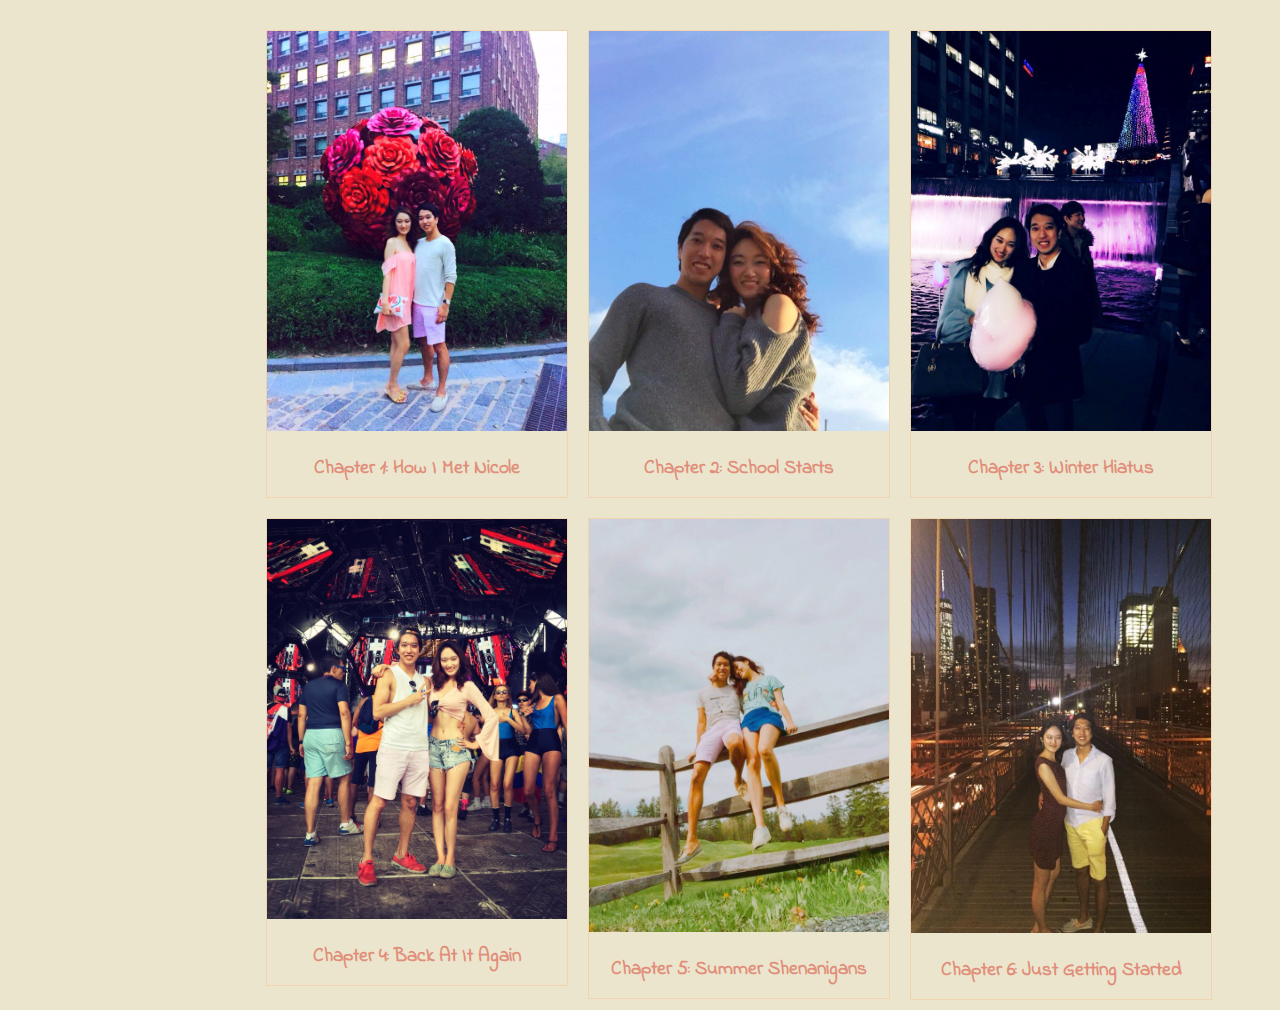
<file: main.html>
<!DOCTYPE html>
<html>
    <head>
        <meta charset="utf-8">
        <title>365 Days of Nicole</title>
        <link href="https://fonts.googleapis.com/css?family=Gudea|Indie+Flower|Roboto" rel="stylesheet">
        <link rel="shortcut icon" href="./images/favicon.ico" />
        <style>

        body{
            background-color: rgb(236, 229, 206);
            color: rgb(224, 142, 121);
            margin-left:20%;
            margin-top: 20px;
            margin-bottom: 30px;
            font-family: 'Indie Flower', cursive;
            /*margin-right: auto;*/
        }

        div.img {
            margin: 10px;
            border: 1px solid rgb(241, 212, 175);
            float: left;
            width: 300px;
        }

        div.img:hover {
            border: 1px solid rgb(224, 142, 121);
        }

        div.img img {
            width: 100%;
            height: auto;
        }

        div.desc {
            font-weight: bold;
            font-size: 1.2em;
            padding: 15px;
            text-align: center;
        }

            
            
        </style>
    </head>
    <body>


        <div class="img">
          <a href="./posts/first.html">
            <img src="./images/first-flowers.jpg" alt="First" width="600" height="400">
          </a>
          <div class="desc">Chapter 1: How I Met Nicole</div>
        </div>

                <div class="img">
          <a href="./posts/sem1.html">
            <img src="./images/sem1-bostonsky.jpg" alt="First" width="600" height="400">
          </a>
          <div class="desc">Chapter 2: School Starts</div>
        </div>

        <div class="img">
          <a href="./posts/winter.html">
            <img src="./images/winter-lights.jpg" alt="First" width="600" height="400">
          </a>
          <div class="desc">Chapter 3: Winter Hiatus</div>
        </div>

        <div class="img">
          <a href="./posts/sem2.html">
            <img src="./images/sem2-umf.jpg" alt="First" width="600" height="400">
          </a>
          <div class="desc">Chapter 4: Back At It Again</div>
        </div>

        <div class="img">
          <a href="./posts/summer.html">
            <img src="./images/summer-vermont.jpg" alt="First" width="600" height="400">
          </a>
          <div class="desc">Chapter 5: Summer Shenanigans</div>
        </div>

        <div class="img">
          <a href="./posts/future.html">
            <img src="./images/summer-brooklyn.jpg" alt="First" width="600" height="400">
          </a>
          <div class="desc">Chapter 6: Just Getting Started</div>
        </div>

    
        
    
    </body>
</html>
</file>
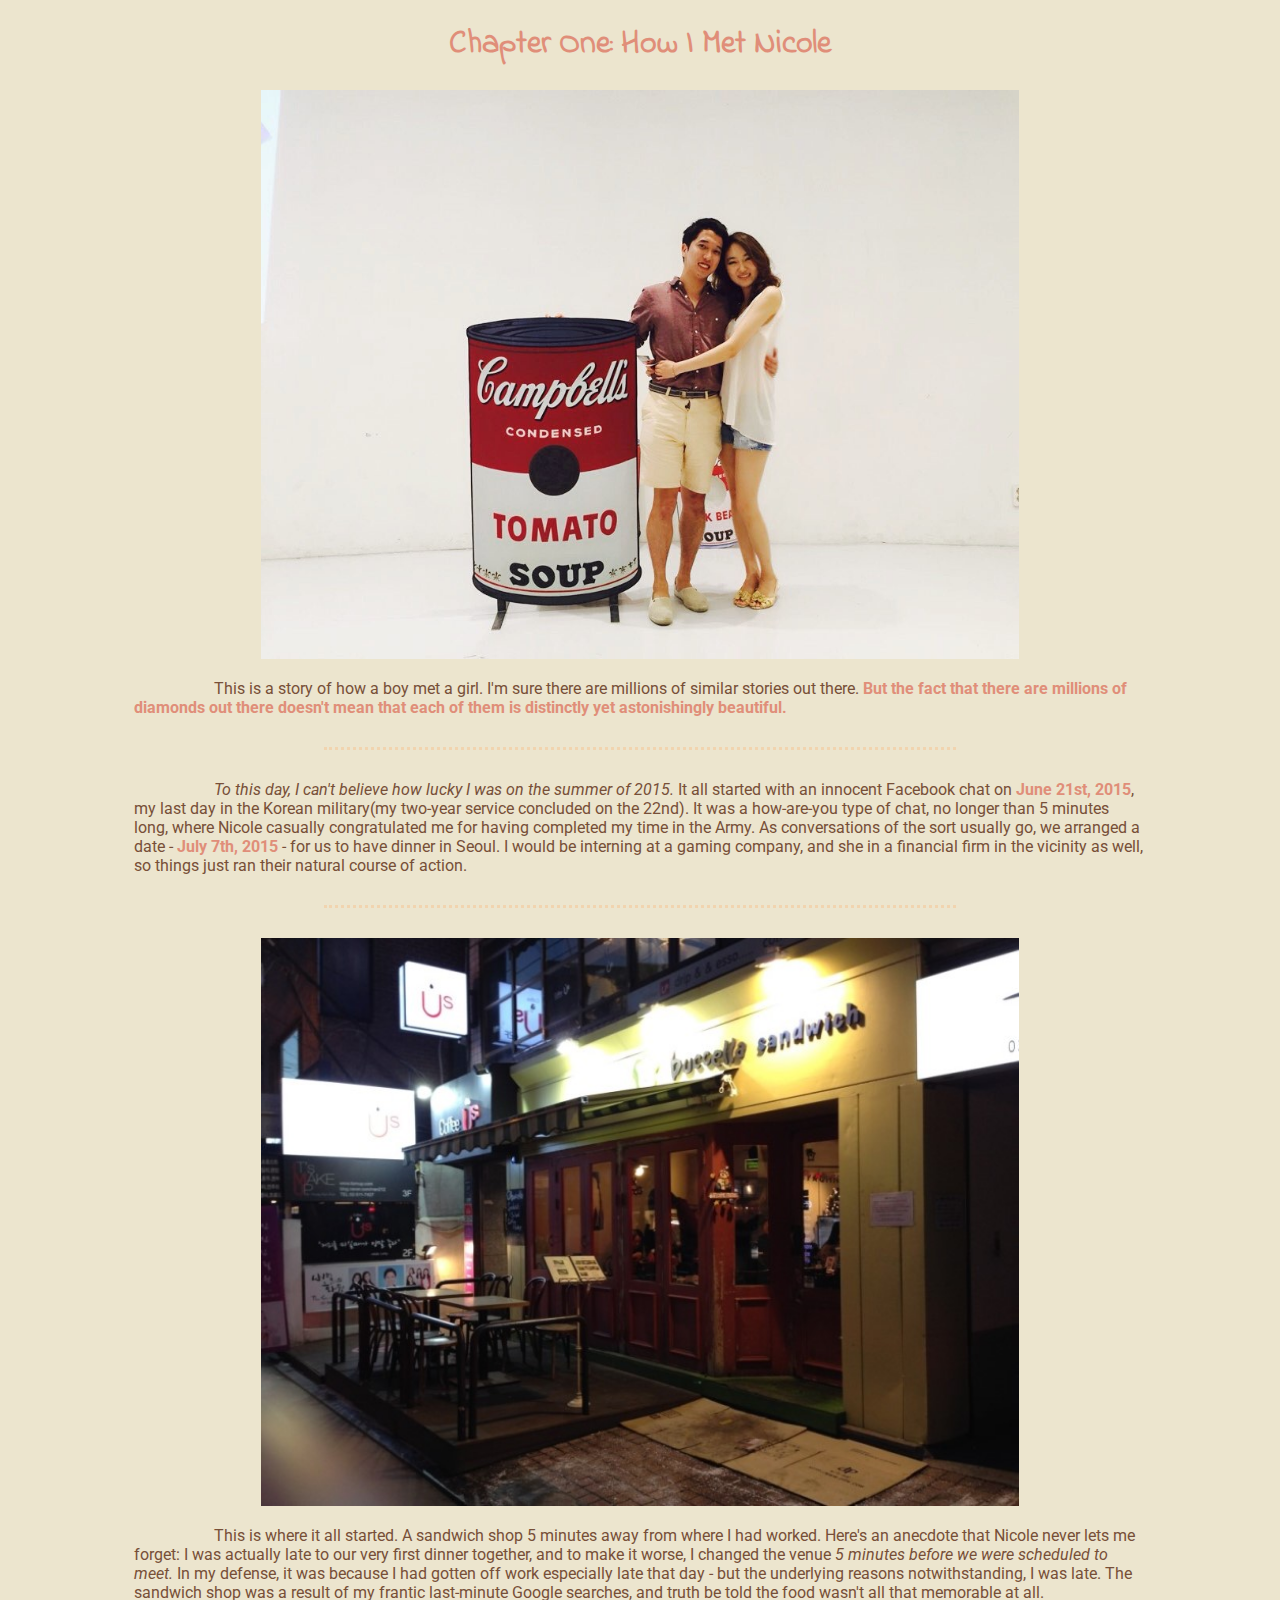
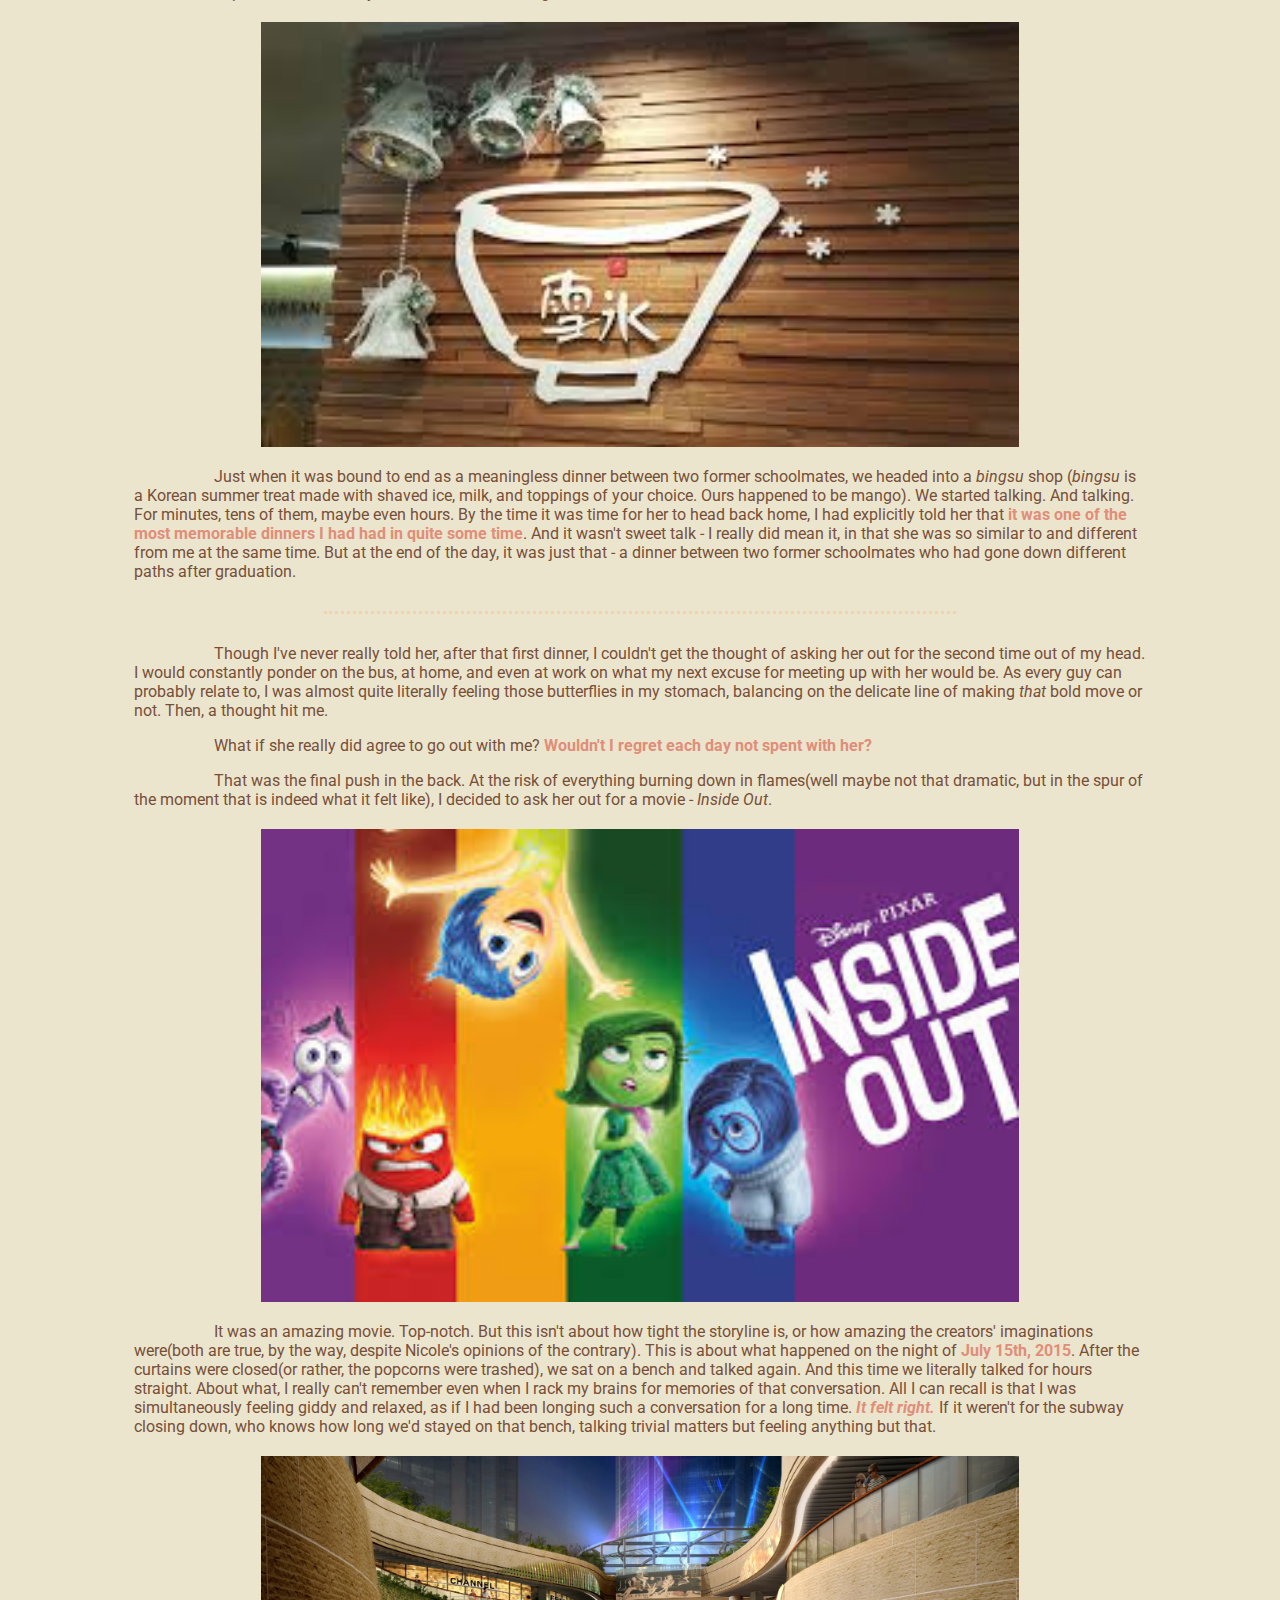
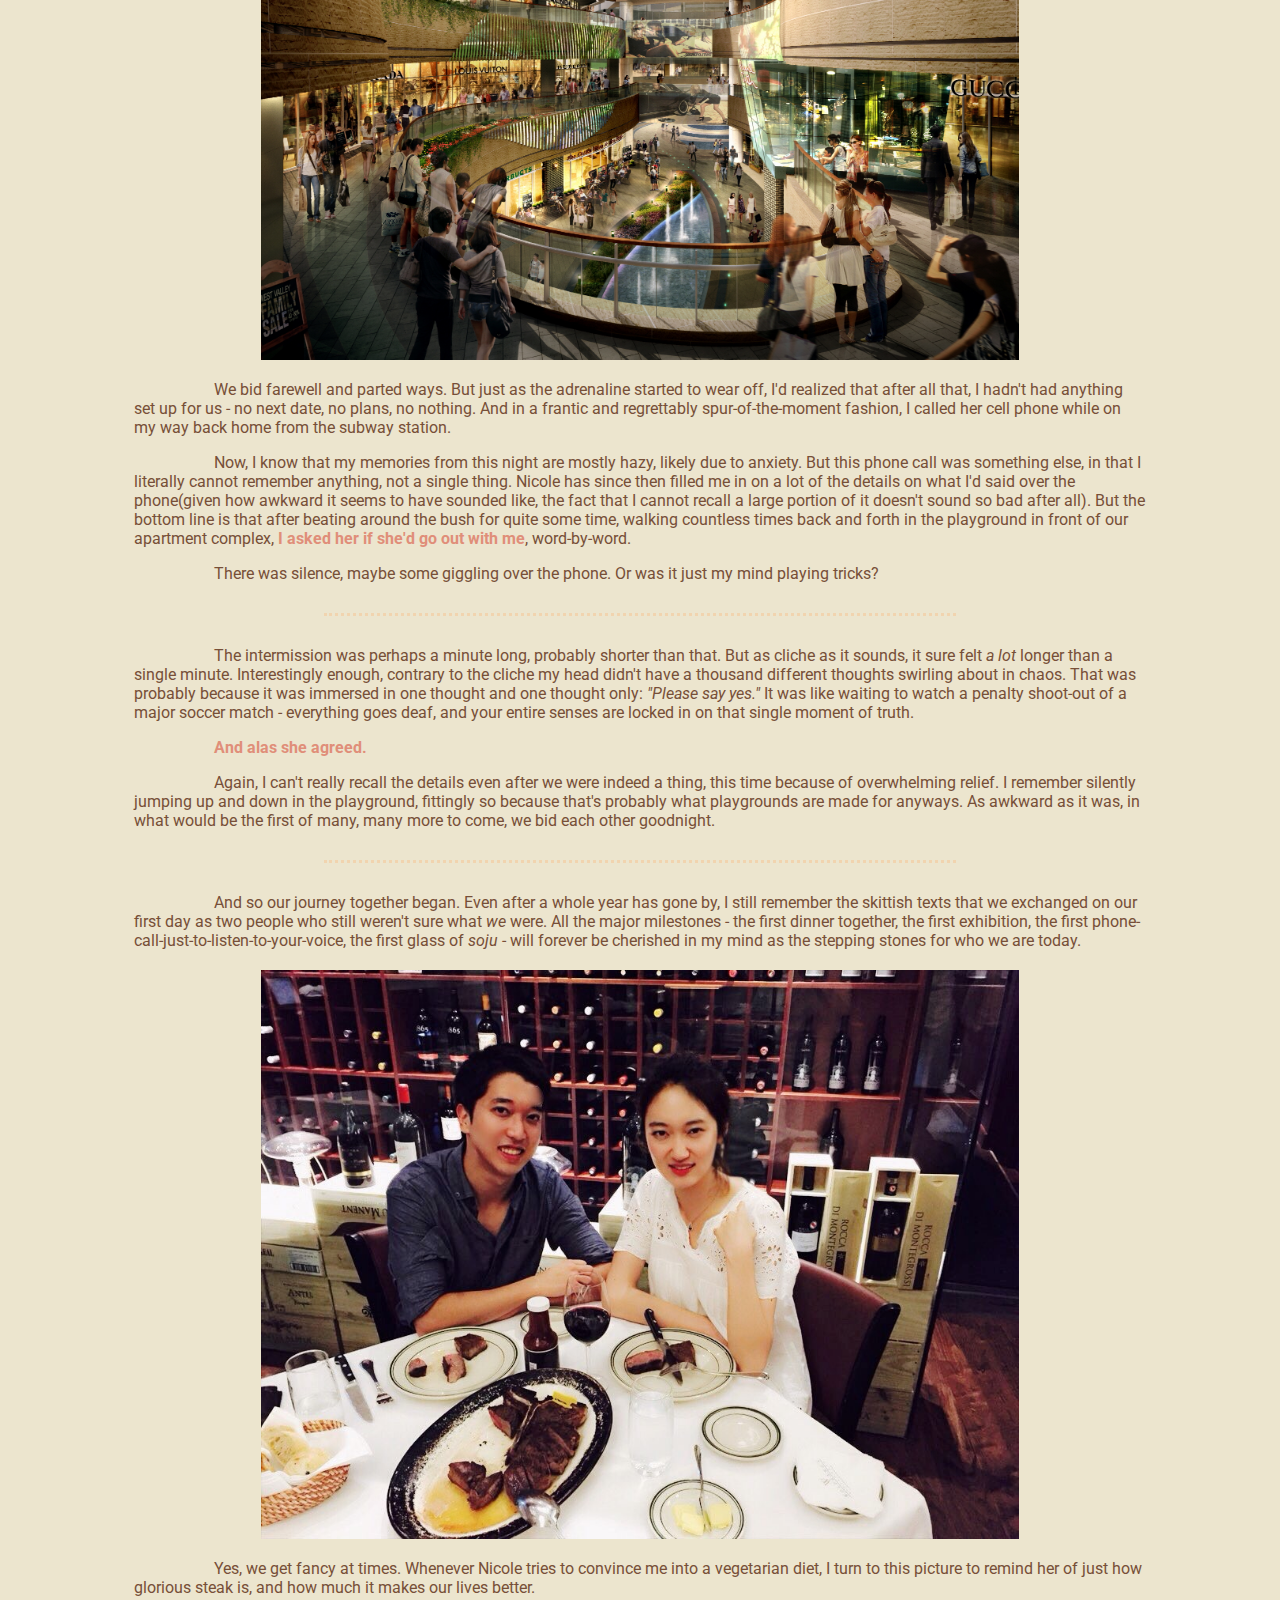
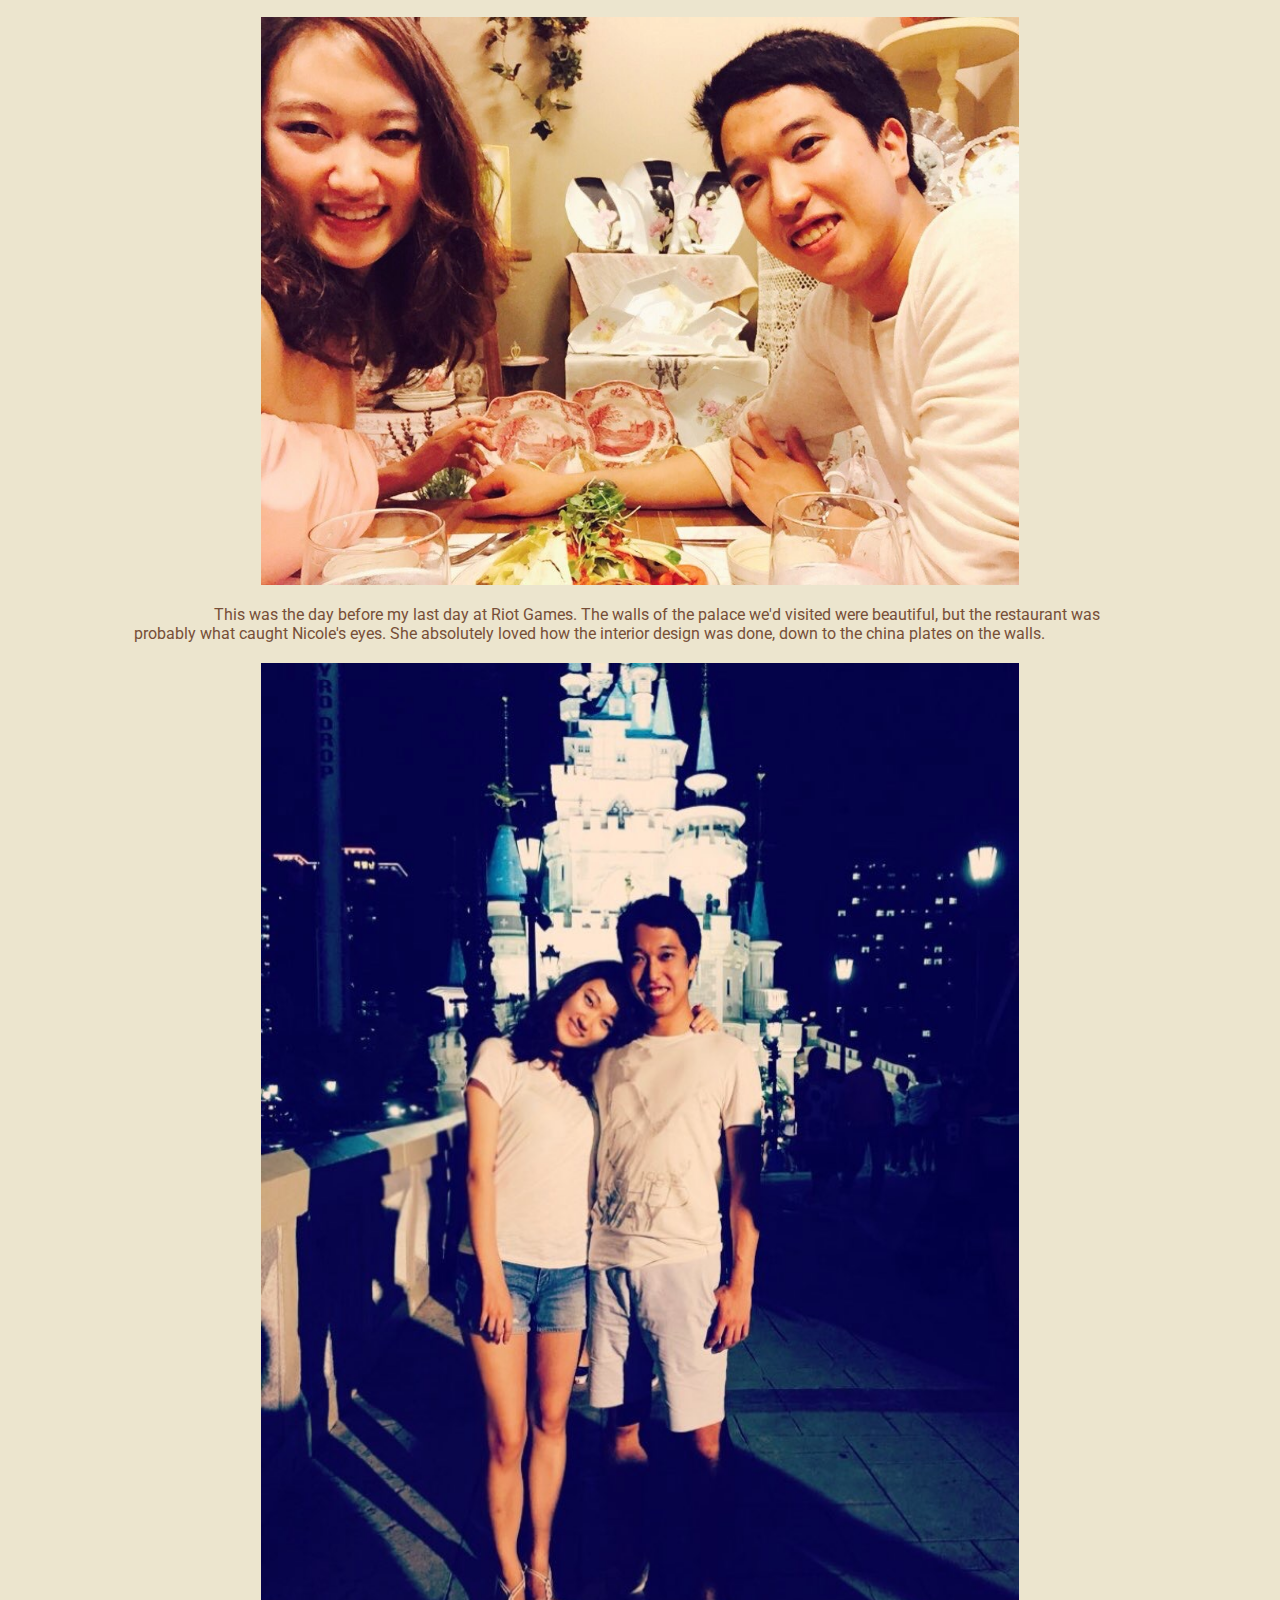
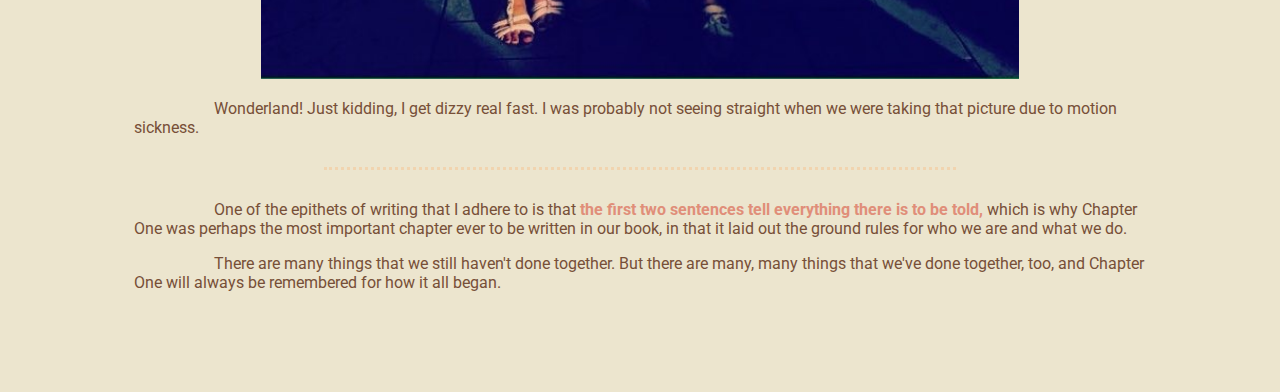
<file: posts/first.html>
<!DOCTYPE html>
<html>
    <head>
        <meta charset="utf-8">
        <title>365 Days of Nicole</title>
        <link href="https://fonts.googleapis.com/css?family=Gudea|Indie+Flower|Roboto" rel="stylesheet">
        <link rel="stylesheet" type="text/css" href="posts-stylesheet.css">
        <link rel="shortcut icon" href="../images/favicon.ico" />
        <style>
            
            
        </style>
    </head>
    <body>

      <h1 class="title">Chapter One: How I Met Nicole</h1>
      <img src="../images/first-warhol.jpg">

      <p>
        This is a story of how a boy met a girl. I'm sure there are millions of similar stories out there. <span>But the fact that there are millions of diamonds out there doesn't mean that each of them is distinctly yet astonishingly beautiful.</span>
      </p>

      <div class="line">
      </div>

      <p>
        <em>To this day, I can't believe how lucky I was on the summer of 2015.</em> It all started with an innocent Facebook chat on <span class="date">June 21st, 2015</span>, my last day in the Korean military(my two-year service concluded on the 22nd). It was a how-are-you type of chat, no longer than 5 minutes long, where Nicole casually congratulated me for having completed my time in the Army. As conversations of the sort usually go, we arranged a date - <span class="date">July 7th, 2015</span> - for us to have dinner in Seoul. I would be interning at a gaming company, and she in a financial firm in the vicinity as well, so things just ran their natural course of action.
      </p>

      <div class="line">
      </div>

      <img src="../images/first-bucella2.jpeg">

      <p>
        This is where it all started. A sandwich shop 5 minutes away from where I had worked. Here's an anecdote that Nicole never lets me forget: I was actually late to our very first dinner together, and to make it worse, I changed the venue <em> 5 minutes before we were scheduled to meet. </em> In my defense, it was because I had gotten off work especially late that day - but the underlying reasons notwithstanding, I was late. The sandwich shop was a result of my frantic last-minute Google searches, and truth be told the food wasn't all that memorable at all.
      </p>

      <img src="../images/first-bingsu.jpeg">
      <p>
        Just when it was bound to end as a meaningless dinner between two former schoolmates, we headed into a <em>bingsu</em> shop (<em>bingsu</em> is a Korean summer treat made with shaved ice, milk, and toppings of your choice. Ours happened to be mango). We started talking. And talking. For minutes, tens of them, maybe even hours. By the time it was time for her to head back home, I had explicitly told her that <span>it was one of the most memorable dinners I had had in quite some time</span>. And it wasn't sweet talk - I really did mean it, in that she was so similar to and different from me at the same time. But at the end of the day, it was just that - a dinner between two former schoolmates who had gone down different paths after graduation.
      </p>

      <div class="line">
      </div>

      <p>
        Though I've never really told her, after that first dinner, I couldn't get the thought of asking her out for the second time out of my head. I would constantly ponder on the bus, at home, and even at work on what my next excuse for meeting up with her would be. As every guy can probably relate to, I was almost quite literally feeling those butterflies in my stomach, balancing on the delicate line of making <em>that</em> bold move or not. Then, a thought hit me.
      </p>
      <p>
        What if she really did agree to go out with me? <span class="hl">Wouldn't I regret each day not spent with her?</span>
      </p>
      <p>
        That was the final push in the back. At the risk of everything burning down in flames(well maybe not that dramatic, but in the spur of the moment that is indeed what it felt like), I decided to ask her out for a movie - <em>Inside Out</em>.
      </p>

      <img src="../images/first-insideout.jpeg">

      <p>
        It was an amazing movie. Top-notch. But this isn't about how tight the storyline is, or how amazing the creators' imaginations were(both are true, by the way, despite Nicole's opinions of the contrary). This is about what happened on the night of <span class="hl">July 15th, 2015</span>. After the curtains were closed(or rather, the popcorns were trashed), we sat on a bench and talked again. And this time we literally talked for hours straight. About what, I really can't remember even when I rack my brains for memories of that conversation. All I can recall is that I was simultaneously feeling giddy and relaxed, as if I had been longing such a conversation for a long time. <span><em>It felt right.</em></span> If it weren't for the subway closing down, who knows how long we'd stayed on that bench, talking trivial matters but feeling anything but that.
      </p>
      <!-- Insert image of Mesenapolis -->
      <img src="../images/first/mesenapolis.jpg">
      <p>
        We bid farewell and parted ways. But just as the adrenaline started to wear off, I'd realized that after all that, I hadn't had anything set up for us - no next date, no plans, no nothing. And in a frantic and regrettably spur-of-the-moment fashion, I called her cell phone while on my way back home from the subway station.
      </p>
      <p>
        Now, I know that my memories from this night are mostly hazy, likely due to anxiety. But this phone call was something else, in that I literally cannot remember anything, not a single thing. Nicole has since then filled me in on a lot of the details on what I'd said over the phone(given how awkward it seems to have sounded like, the fact that I cannot recall a large portion of it doesn't sound so bad after all). But the bottom line is that after beating around the bush for quite some time, walking countless times back and forth in the playground in front of our apartment complex, <span>I asked her if she'd go out with me</span>, word-by-word. 
      </p>
      <p>
        There was silence, maybe some giggling over the phone. Or was it just my mind playing tricks? 
      </p>
      <!-- <br> -->

      <div class="line">
      </div>

      <!-- <br> -->
      <p>
      The intermission was perhaps a minute long, probably shorter than that. But as cliche as it sounds, it sure felt <em>a lot</em> longer than a single minute. Interestingly enough, contrary to the cliche my head didn't have a thousand different thoughts swirling about in chaos. That was probably because it was immersed in one thought and one thought only: <em>"Please say yes."</em> It was like waiting to watch a penalty shoot-out of a major soccer match - everything goes deaf, and your entire senses are locked in on that single moment of truth.
      </p>
      <p>
      <span class="hl">And alas she agreed.</span>
      </p>
      <p>
        Again, I can't really recall the details even after we were indeed a thing, this time because of overwhelming relief. I remember silently jumping up and down in the playground, fittingly so because that's probably what playgrounds are made for anyways. As awkward as it was, in what would be the first of many, many more to come, we bid each other goodnight.
      </p>
      <div class="line">
      </div>
      <p>
        And so our journey together began. Even after a whole year has gone by, I still remember the skittish texts that we exchanged on our first day as two people who still weren't sure what <em>we</em> were. All the major milestones - the first dinner together, the first exhibition, the first phone-call-just-to-listen-to-your-voice, the first glass of <em>soju</em> - will forever be cherished in my mind as the stepping stones for who we are today. 
      </p>

      <!-- This is probably where the pic gallery will be located -->
      <img src="../images/first/wolfgang.jpg">
      <p>
        Yes, we get fancy at times. Whenever Nicole tries to convince me into a vegetarian diet, I turn to this picture to remind her of just how glorious steak is, and how much it makes our lives better.
      </p>
      <img src="../images/first/walls.jpg">
      <p>
        This was the day before my last day at Riot Games. The walls of the palace we'd visited were beautiful, but the restaurant was probably what caught Nicole's eyes. She absolutely loved how the interior design was done, down to the china plates on the walls.
      </p>
      <img src="../images/first/lotteworld.jpg">
      <p>
        Wonderland! Just kidding, I get dizzy real fast. I was probably not seeing straight when we were taking that picture due to motion sickness.
      </p>

      <!-- Add pic of kkanbu chicken!!! -->


      <div class="line">
      </div>

      <p>
        One of the epithets of writing that I adhere to is that <span class="hl">the first two sentences tell everything there is to be told,</span> which is why Chapter One was perhaps the most important chapter ever to be written in our book,  in that it laid out the ground rules for who we are and what we do.
      </p>
      <p>
        There are many things that we still haven't done together. But there are many, many things that we've done together, too, and Chapter One will always be remembered for how it all began.
      </p>

      






    
        
    
    </body>
</html>
</file>
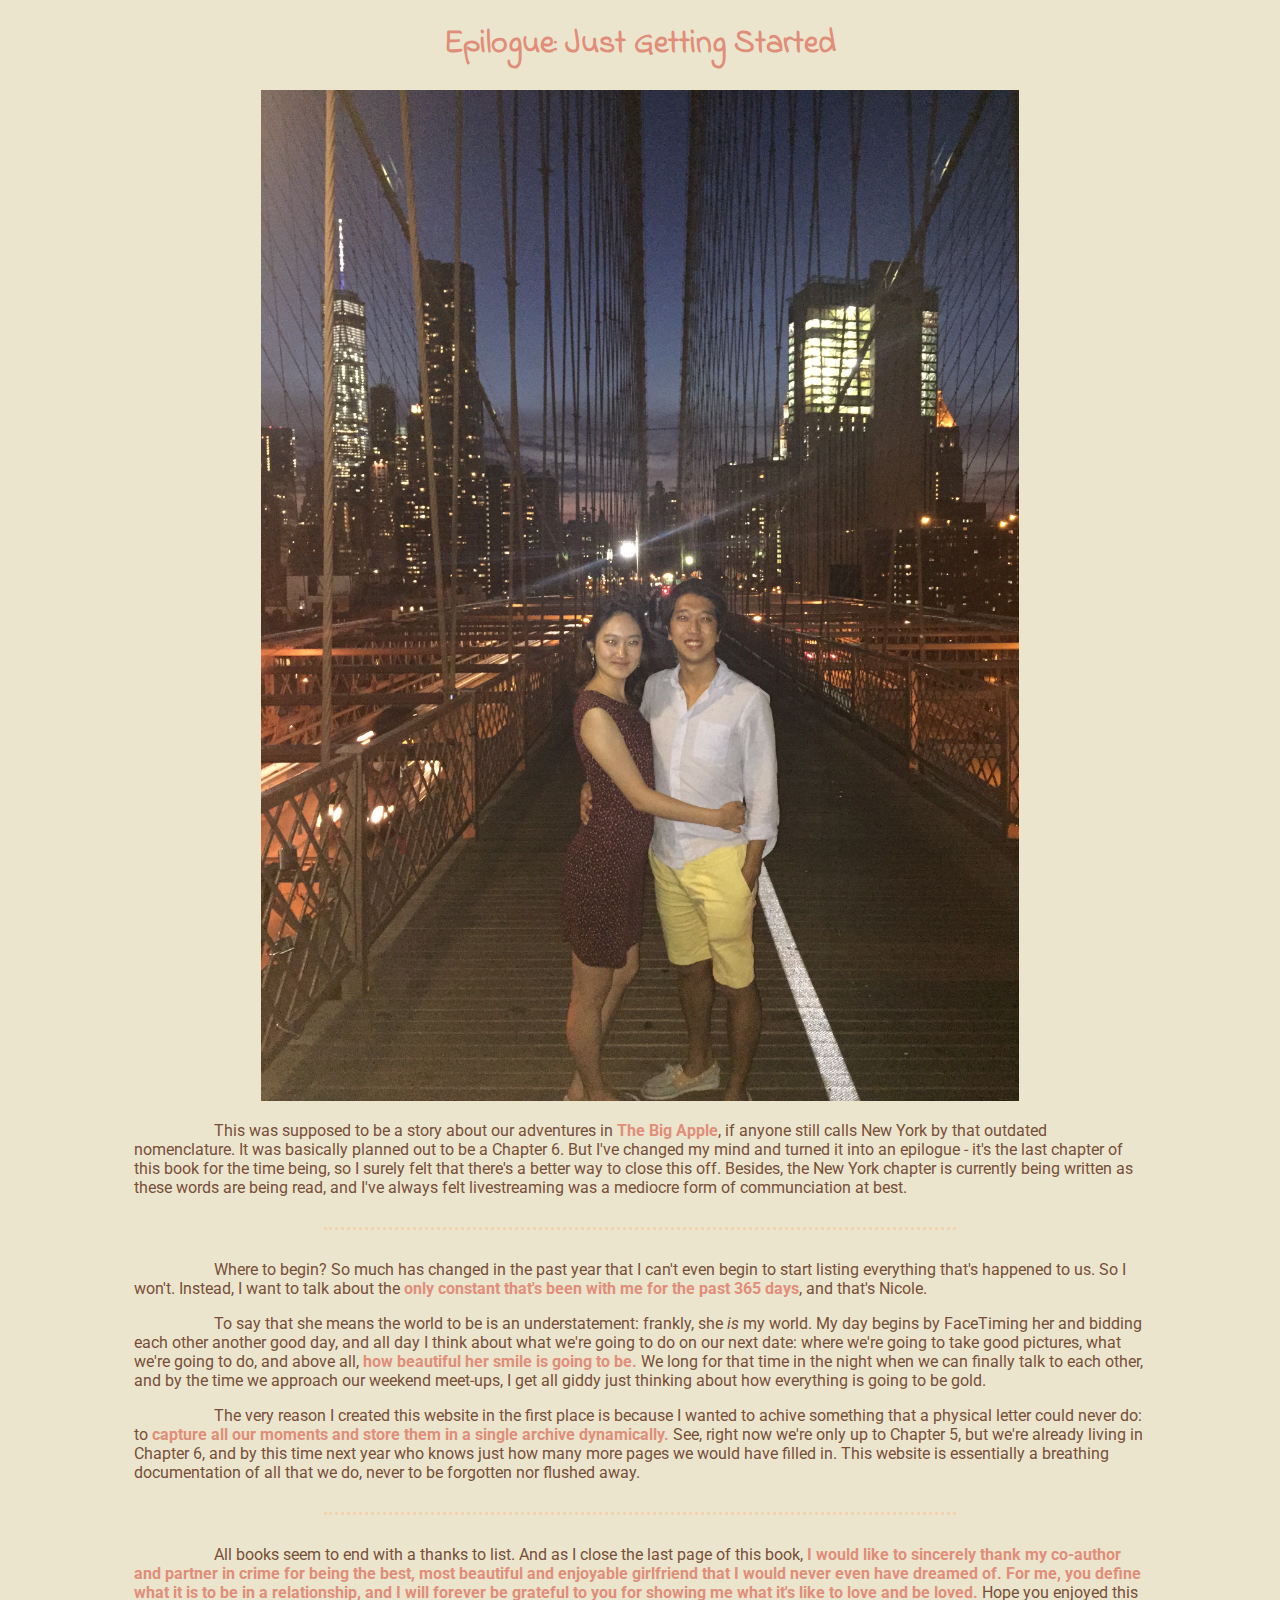
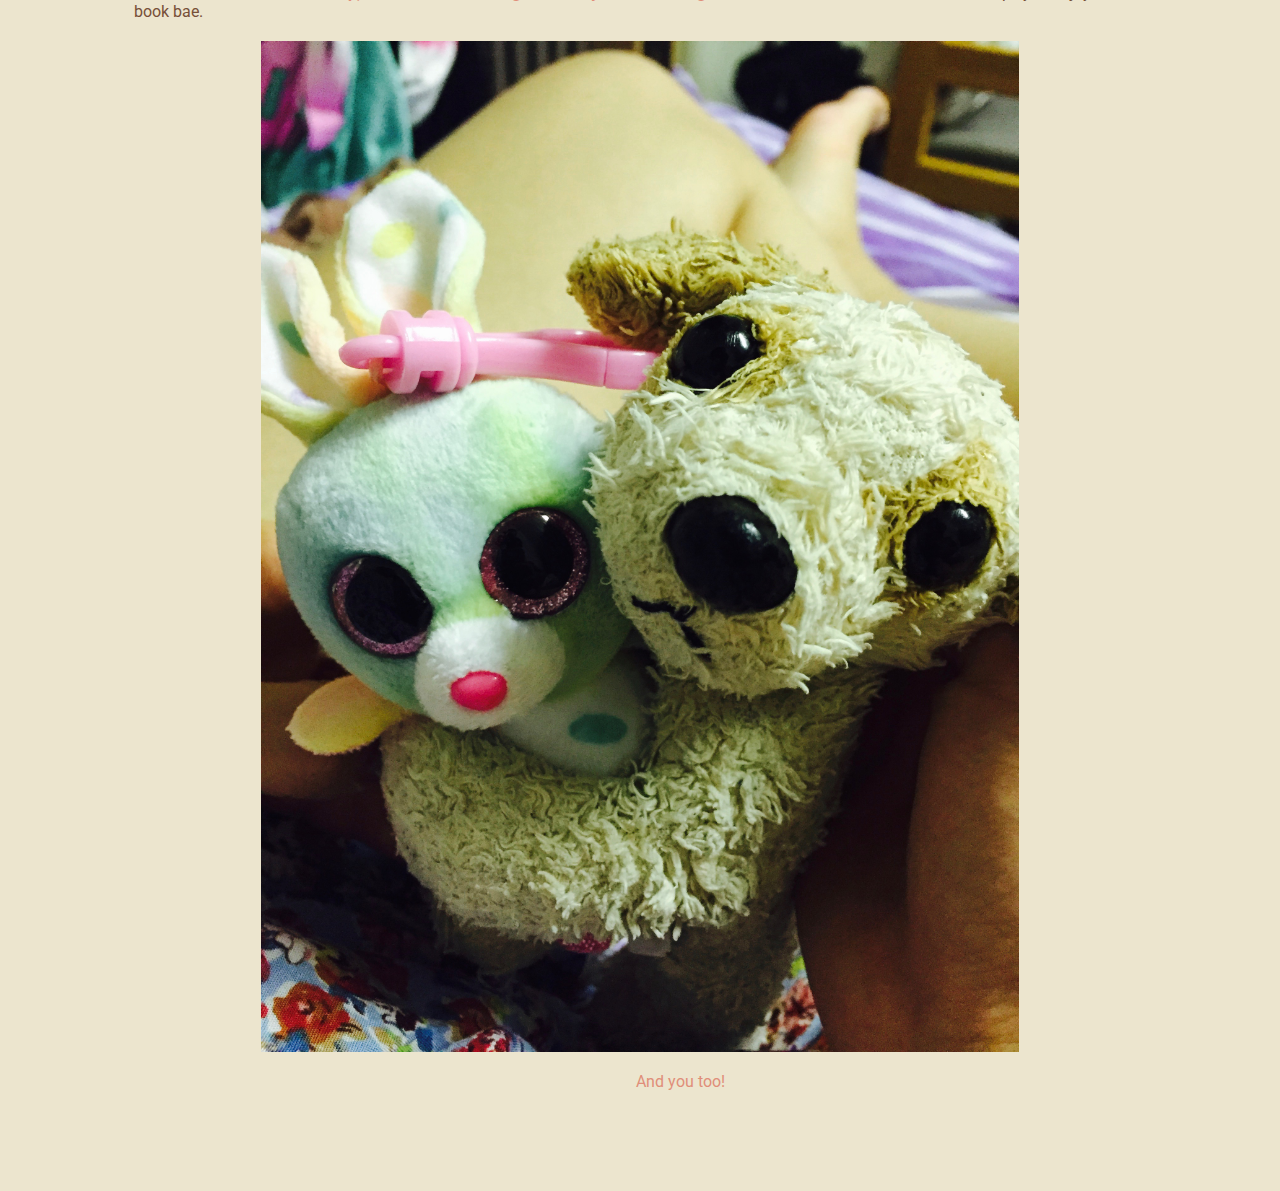
<file: posts/future.html>
<!DOCTYPE html>
<html>
    <head>
        <meta charset="utf-8">
        <title>365 Days of Nicole</title>
        <link href="https://fonts.googleapis.com/css?family=Gudea|Indie+Flower|Roboto" rel="stylesheet">
        <link rel="stylesheet" type="text/css" href="posts-stylesheet.css">
        <link rel="shortcut icon" href="../images/favicon.ico" />
        <style>
            
            
        </style>
    </head>
    <body>

      <h1 class="title">Epilogue: Just Getting Started</h1>
      <img src="../images/future/brooklyn.jpg">
      <p>
      
        This was supposed to be a story about our adventures in <span>The Big Apple</span>, if anyone still calls New York by that outdated nomenclature. It was basically planned out to be a Chapter 6. But I've changed my mind and turned it into an epilogue - it's the last chapter of this book for the time being, so I surely felt that there's a better way to close this off. Besides, the New York chapter is currently being written as these words are being read, and I've always felt livestreaming was a mediocre form of communciation at best.
      </p>
      <div class="line">
      </div>
      <p>
        Where to begin? So much has changed in the past year that I can't even begin to start listing everything that's happened to us. So I won't. Instead, I want to talk about the <span>only constant that's been with me for the past 365 days</span>, and that's Nicole.
      </p>
      <p>
        To say that she means the world to be is an understatement: frankly, she <em>is</em> my world. My day begins by FaceTiming her and bidding each other another good day, and all day I think about what we're going to do on our next date: where we're going to take good pictures, what we're going to do, and above all, <span>how beautiful her smile is going to be.</span> We long for that time in the night when we can finally talk to each other, and by the time we approach our weekend meet-ups, I get all giddy just thinking about how everything is going to be gold. 
      </p>
      <p>
        The very reason I created this website in the first place is because I wanted to achive something that a physical letter could never do: to <span>capture all our moments and store them in a single archive dynamically.</span> See, right now we're only up to Chapter 5, but we're already living in Chapter 6, and by this time next year who knows just how many more pages we would have filled in. This website is essentially a breathing documentation of all that we do, never to be forgotten nor flushed away. 
      </p>
      <div class="line">
      </div>
      <p>
        All books seem to end with a thanks to list. And as I close the last page of this book, <span>I would like to sincerely thank my co-author and partner in crime for being the best, most beautiful and enjoyable girlfriend that I would never even have dreamed of. For me, you define what it is to be in a relationship, and I will forever be grateful to you for showing me what it's like to love and be loved.</span> Hope you enjoyed this book bae. 
      </p>
      <img src="../images/future/mimi.jpg">
      <p class="caption">And you too!</p>
      



    
        
    
    </body>
</html>
</file>
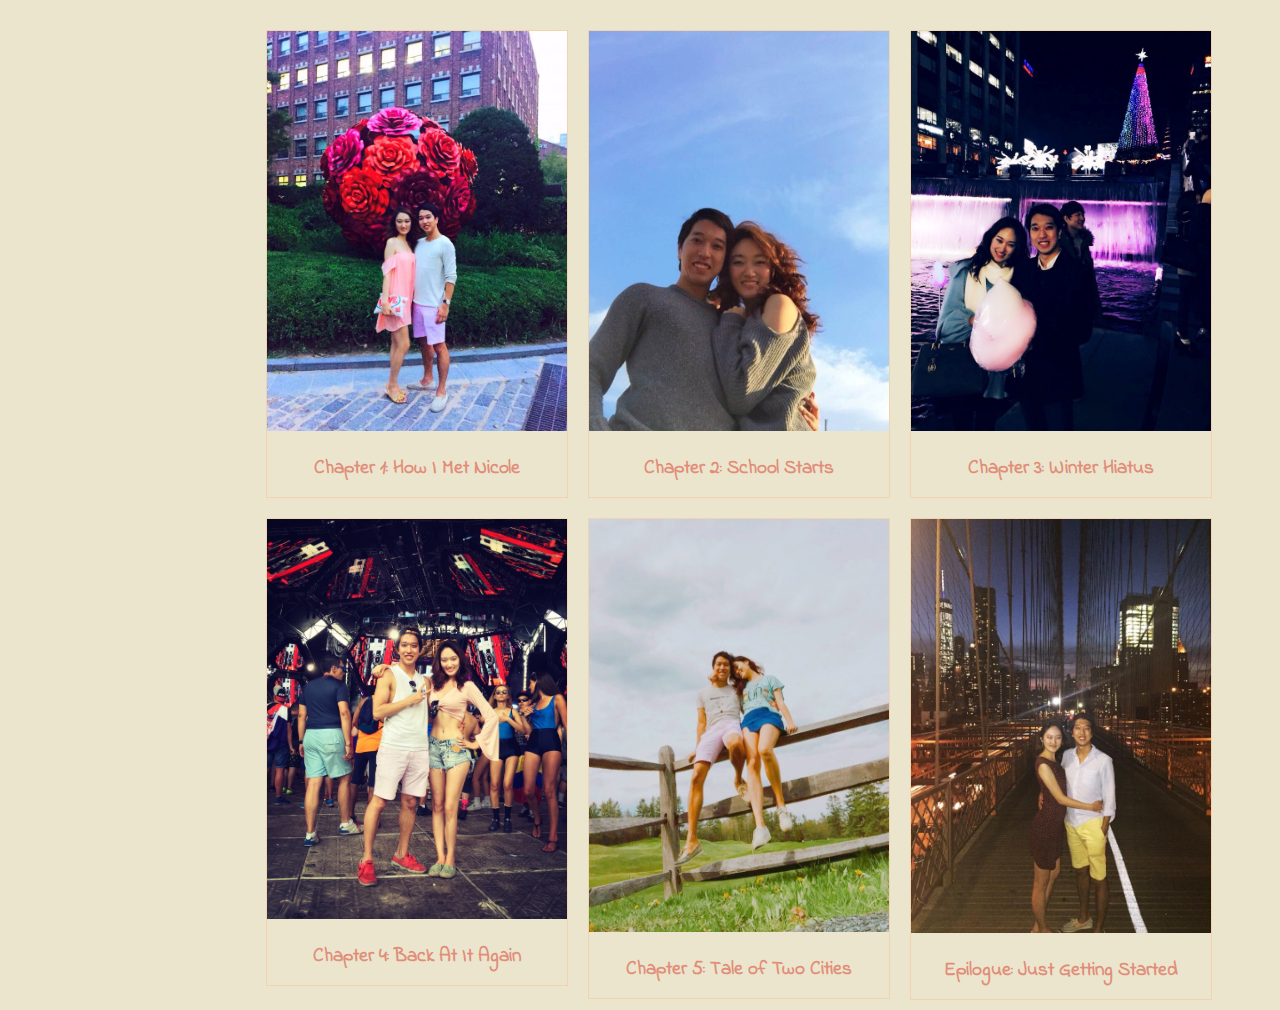
<file: posts/main.html>
<!DOCTYPE html>
<html>
    <head>
        <meta charset="utf-8">
        <title>365 Days of Nicole</title>
        <link href="https://fonts.googleapis.com/css?family=Gudea|Indie+Flower|Roboto" rel="stylesheet">
        <link rel="shortcut icon" href="../images/favicon.ico" />
        <style>

        body{
            background-color: rgb(236, 229, 206);
            color: rgb(224, 142, 121);
            margin-left:20%;
            margin-top: 20px;
            margin-bottom: 30px;
            font-family: 'Indie Flower', cursive;
        }

        div.img {
            margin: 10px;
            border: 1px solid rgb(241, 212, 175);
            float: left;
            width: 300px;
        }

        div.img:hover {
            border: 1px solid rgb(224, 142, 121);
        }

        div.img img {
            width: 100%;
            height: auto;
        }

        div.desc {
            font-weight: bold;
            font-size: 1.2em;
            padding: 15px;
            text-align: center;
        }
        p{
          position: fixed;
          top: 93%;
          right: 15px;
          text-align: center;
          font-size: 0.7em;
          /*margin-bottom: 10px;*/

        }
        </style>
    </head>
    <body>


        <div class="img">
          <a href="first.html">
            <img src="../images/first-flowers.jpg" alt="First" width="600" height="400">
          </a>
          <div class="desc">Chapter 1: How I Met Nicole</div>
        </div>

        <div class="img">
          <a href="sem1.html">
            <img src="../images/sem1-bostonsky.jpg" alt="First" width="600" height="400">
          </a>
          <div class="desc">Chapter 2: School Starts</div>
        </div>

        <div class="img">
          <a href="winter.html">
            <img src="../images/winter-lights.jpg" alt="First" width="600" height="400">
          </a>
          <div class="desc">Chapter 3: Winter Hiatus</div>
        </div>

        <div class="img">
          <a href="sem2.html">
            <img src="../images/sem2-umf.jpg" alt="First" width="600" height="400">
          </a>
          <div class="desc">Chapter 4: Back At It Again</div>
        </div>

        <div class="img">
          <a href="summer.html">
            <img src="../images/summer-vermont.jpg" alt="First" width="600" height="400">
          </a>
          <div class="desc">Chapter 5: Tale of Two Cities</div>
        </div>

        <div class="img">
          <a href="dummy.html">
            <img src="../images/summer-brooklyn.jpg" alt="First" width="600" height="400">
          </a>
          <div class="desc">Epilogue: Just Getting Started</div>
        </div>
        <div>
<!--         <p>
         Created by Ray Song on July 15th, 2016.<br> <a href="https://github.com/yrsong15/Ray-Meets-Nicole" target="_blank">Link to source code</a>
        </p> -->
        </div>
    
        
    
    </body>
</html>
</file>
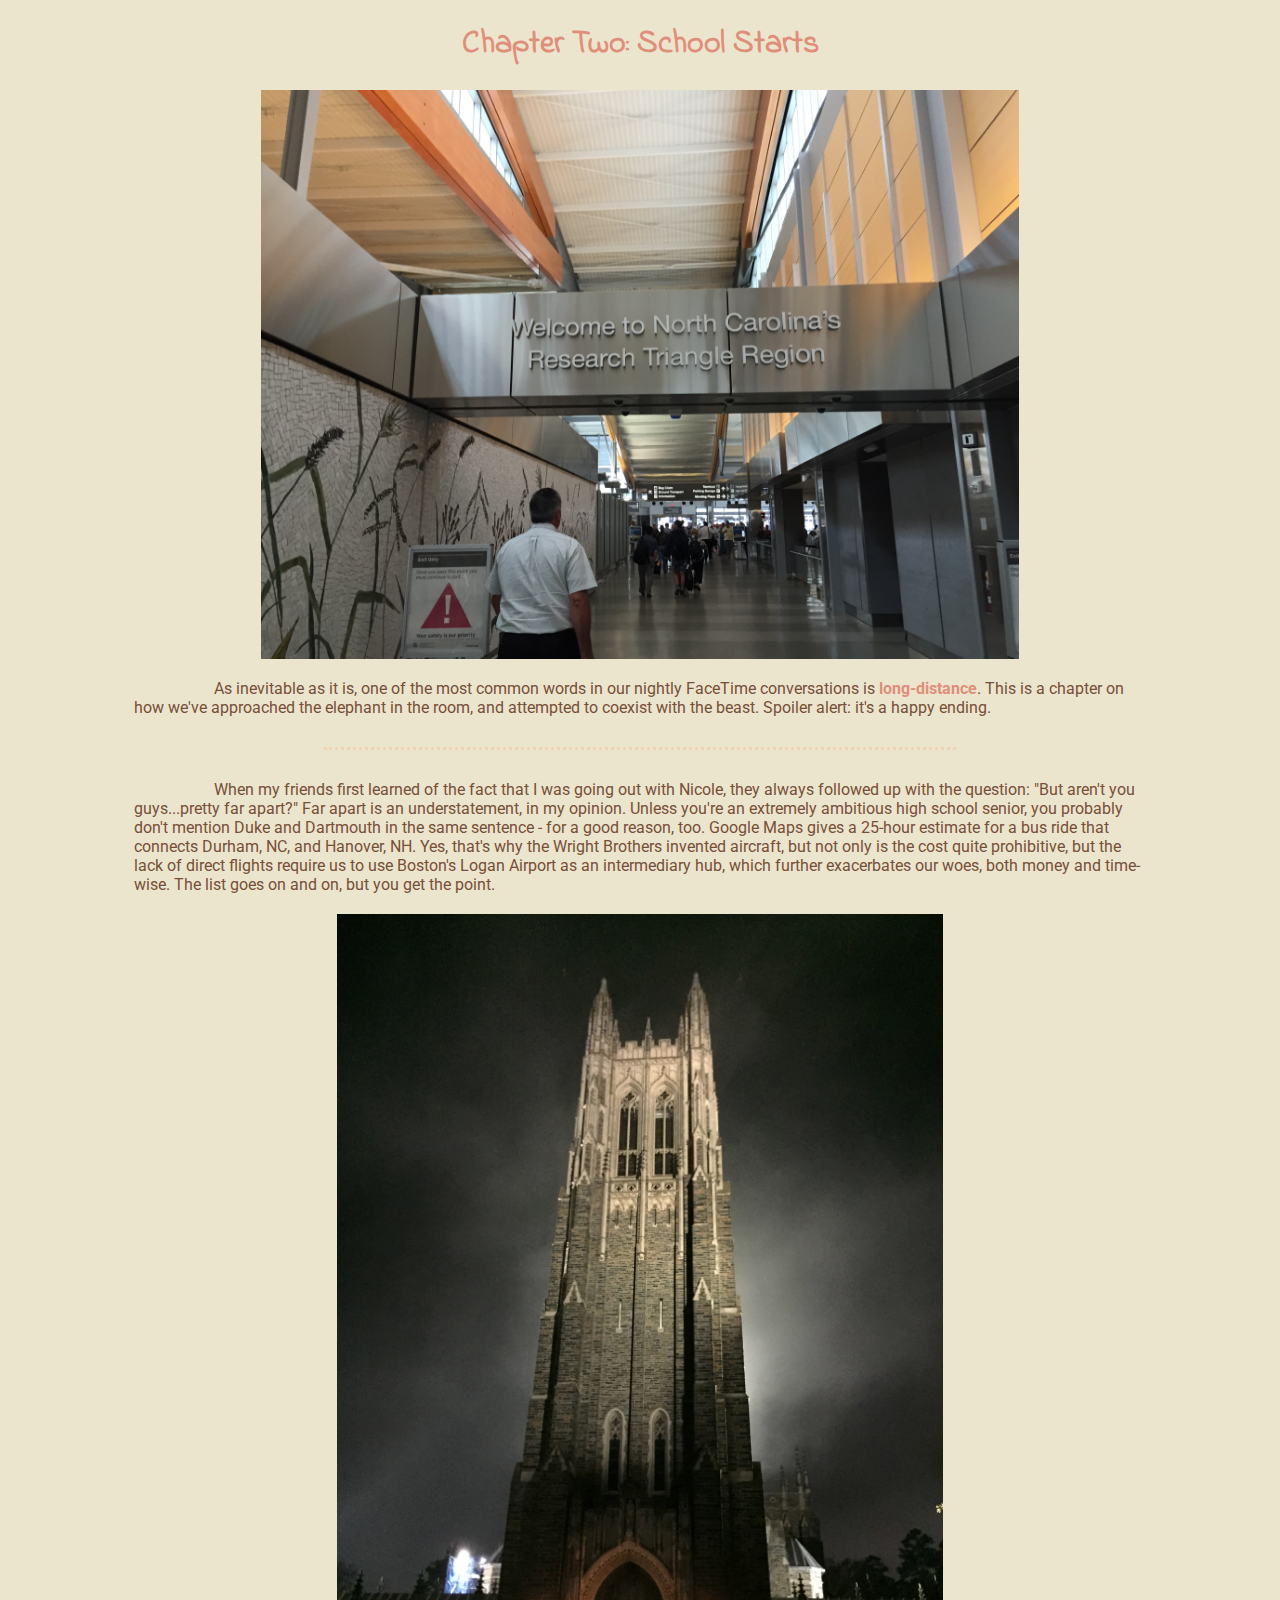
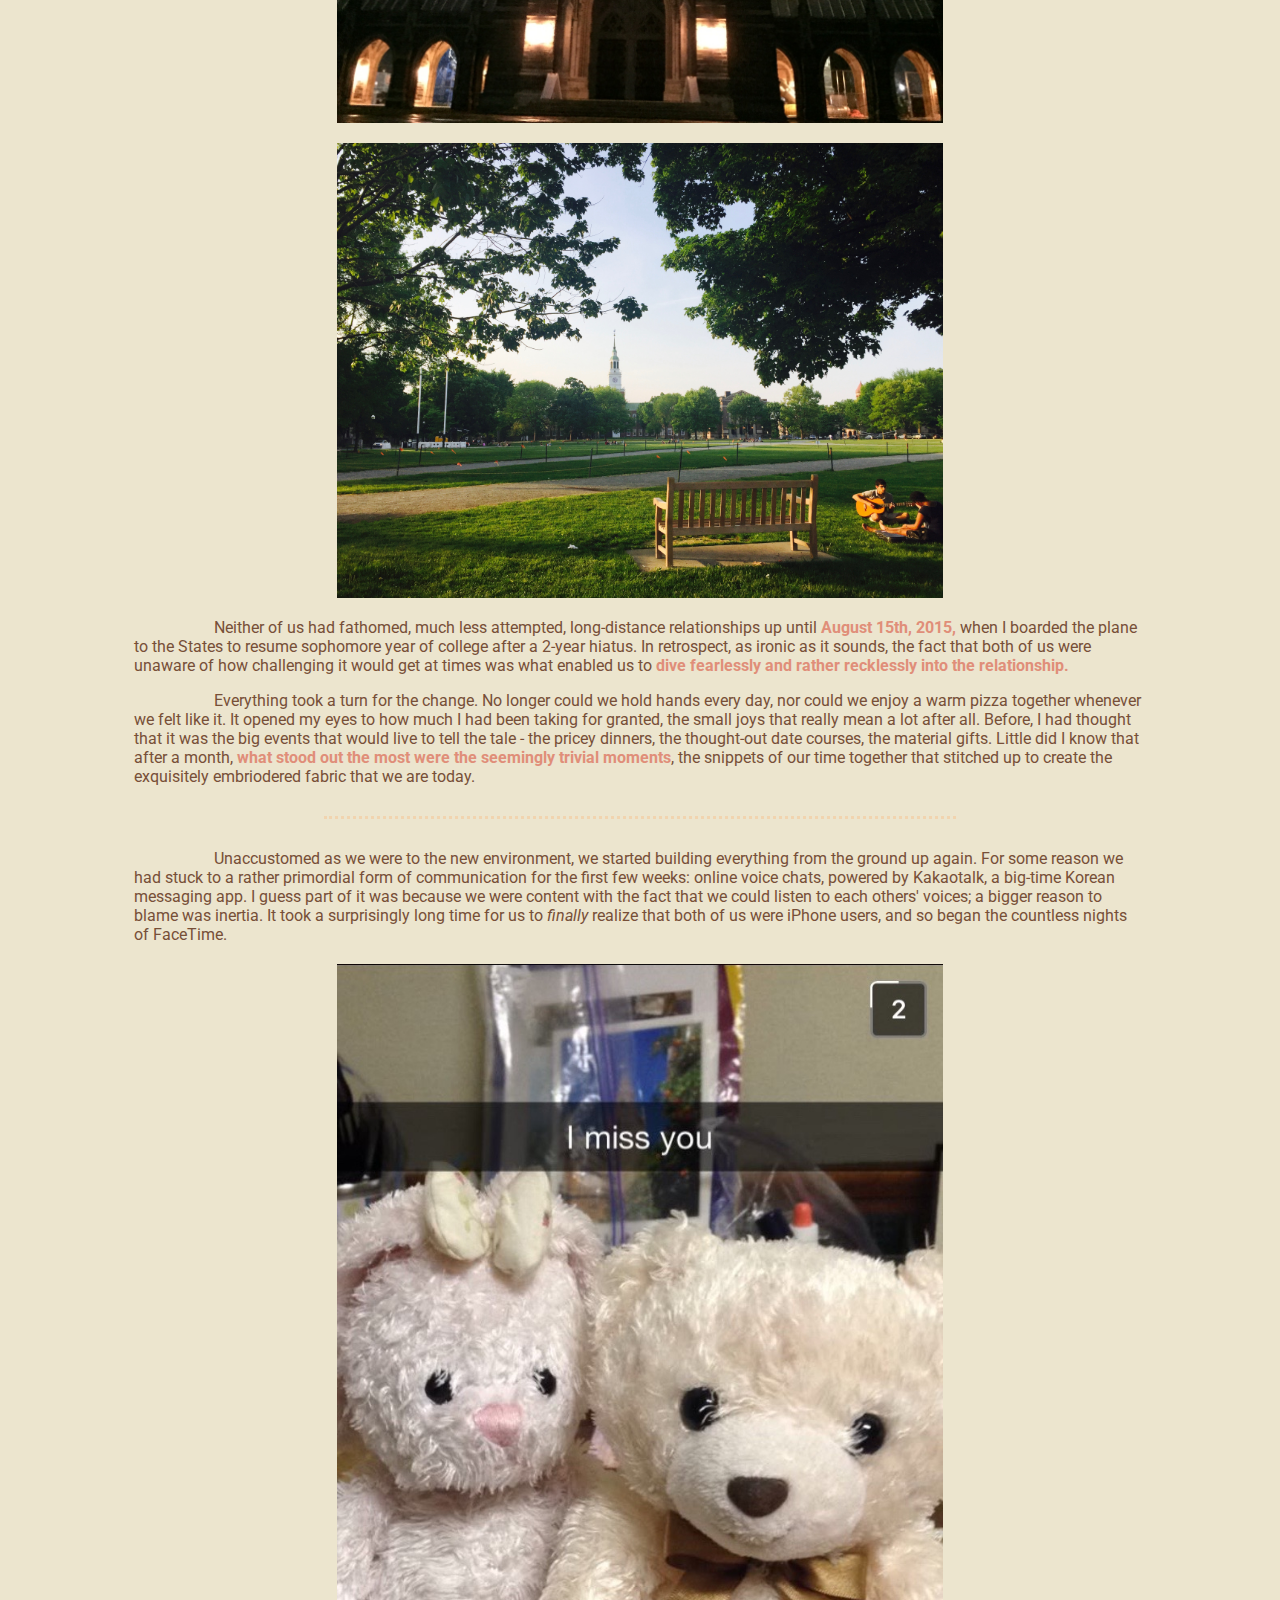
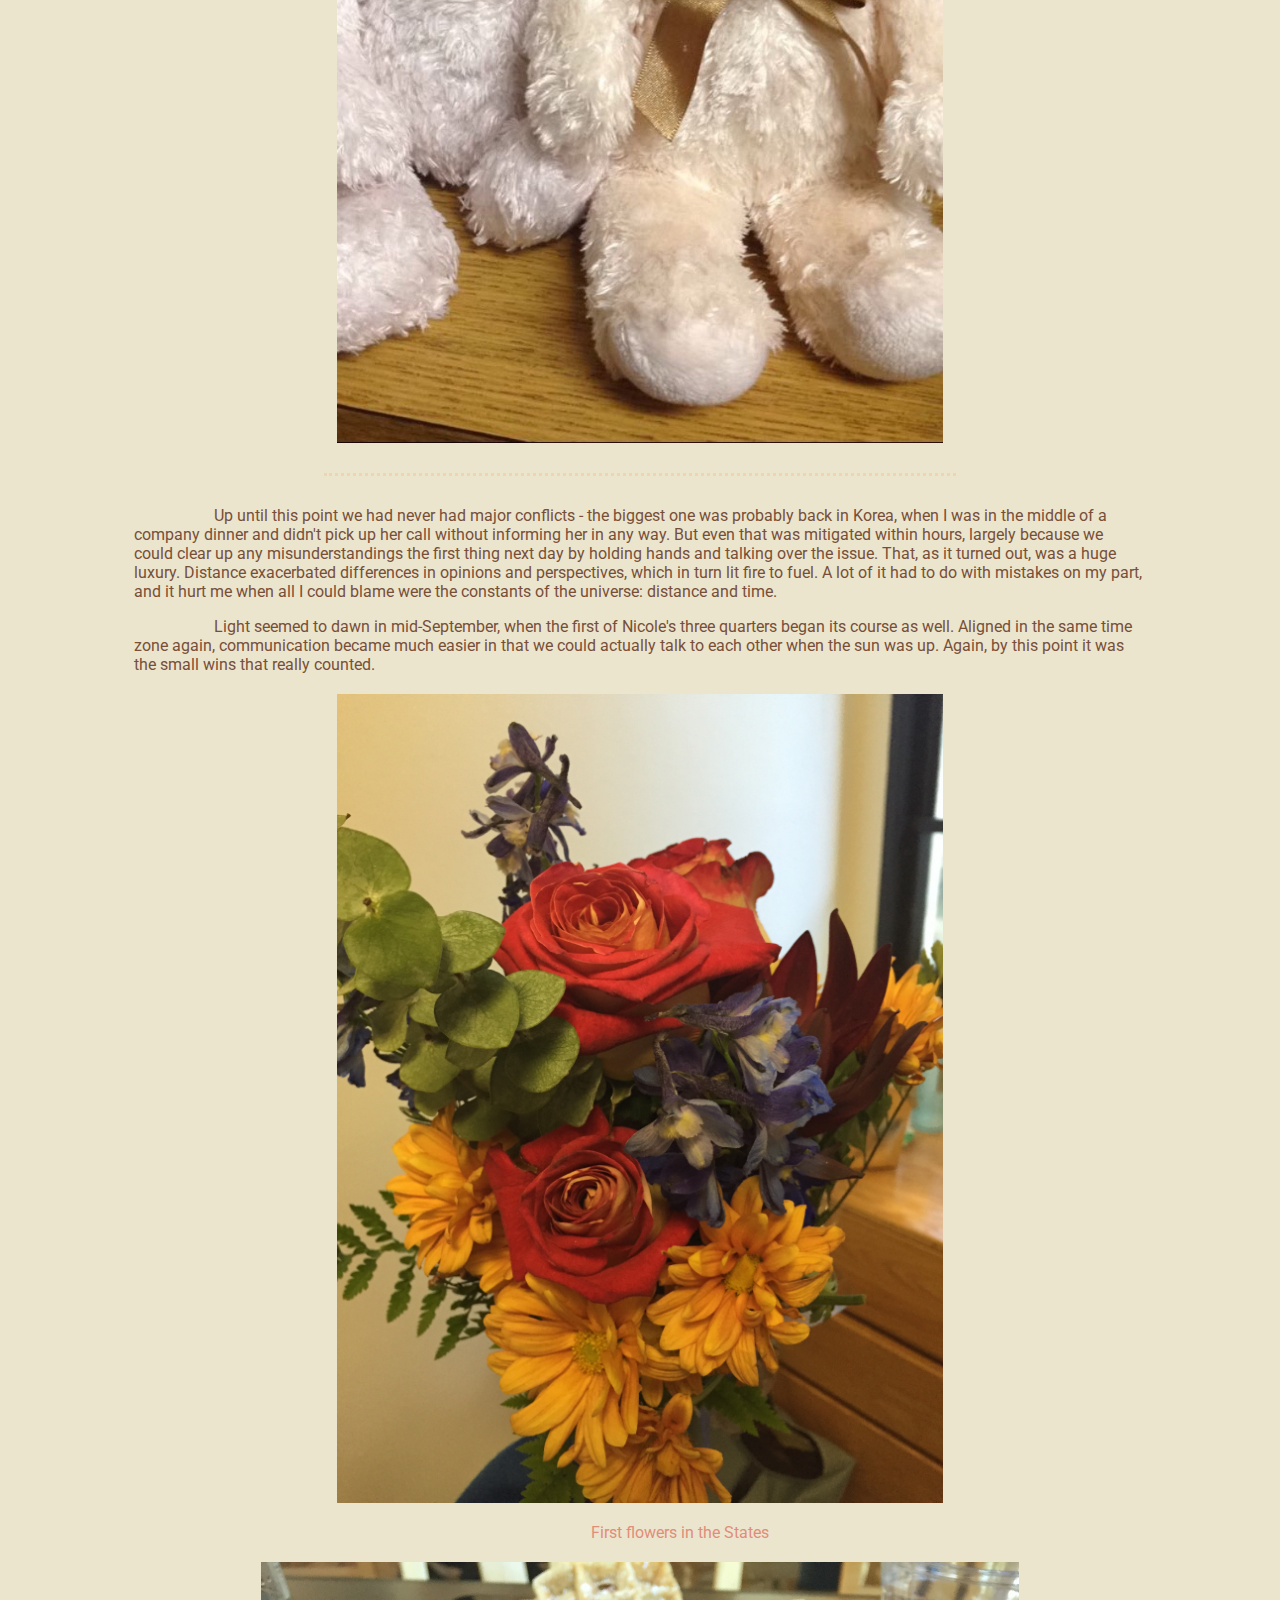
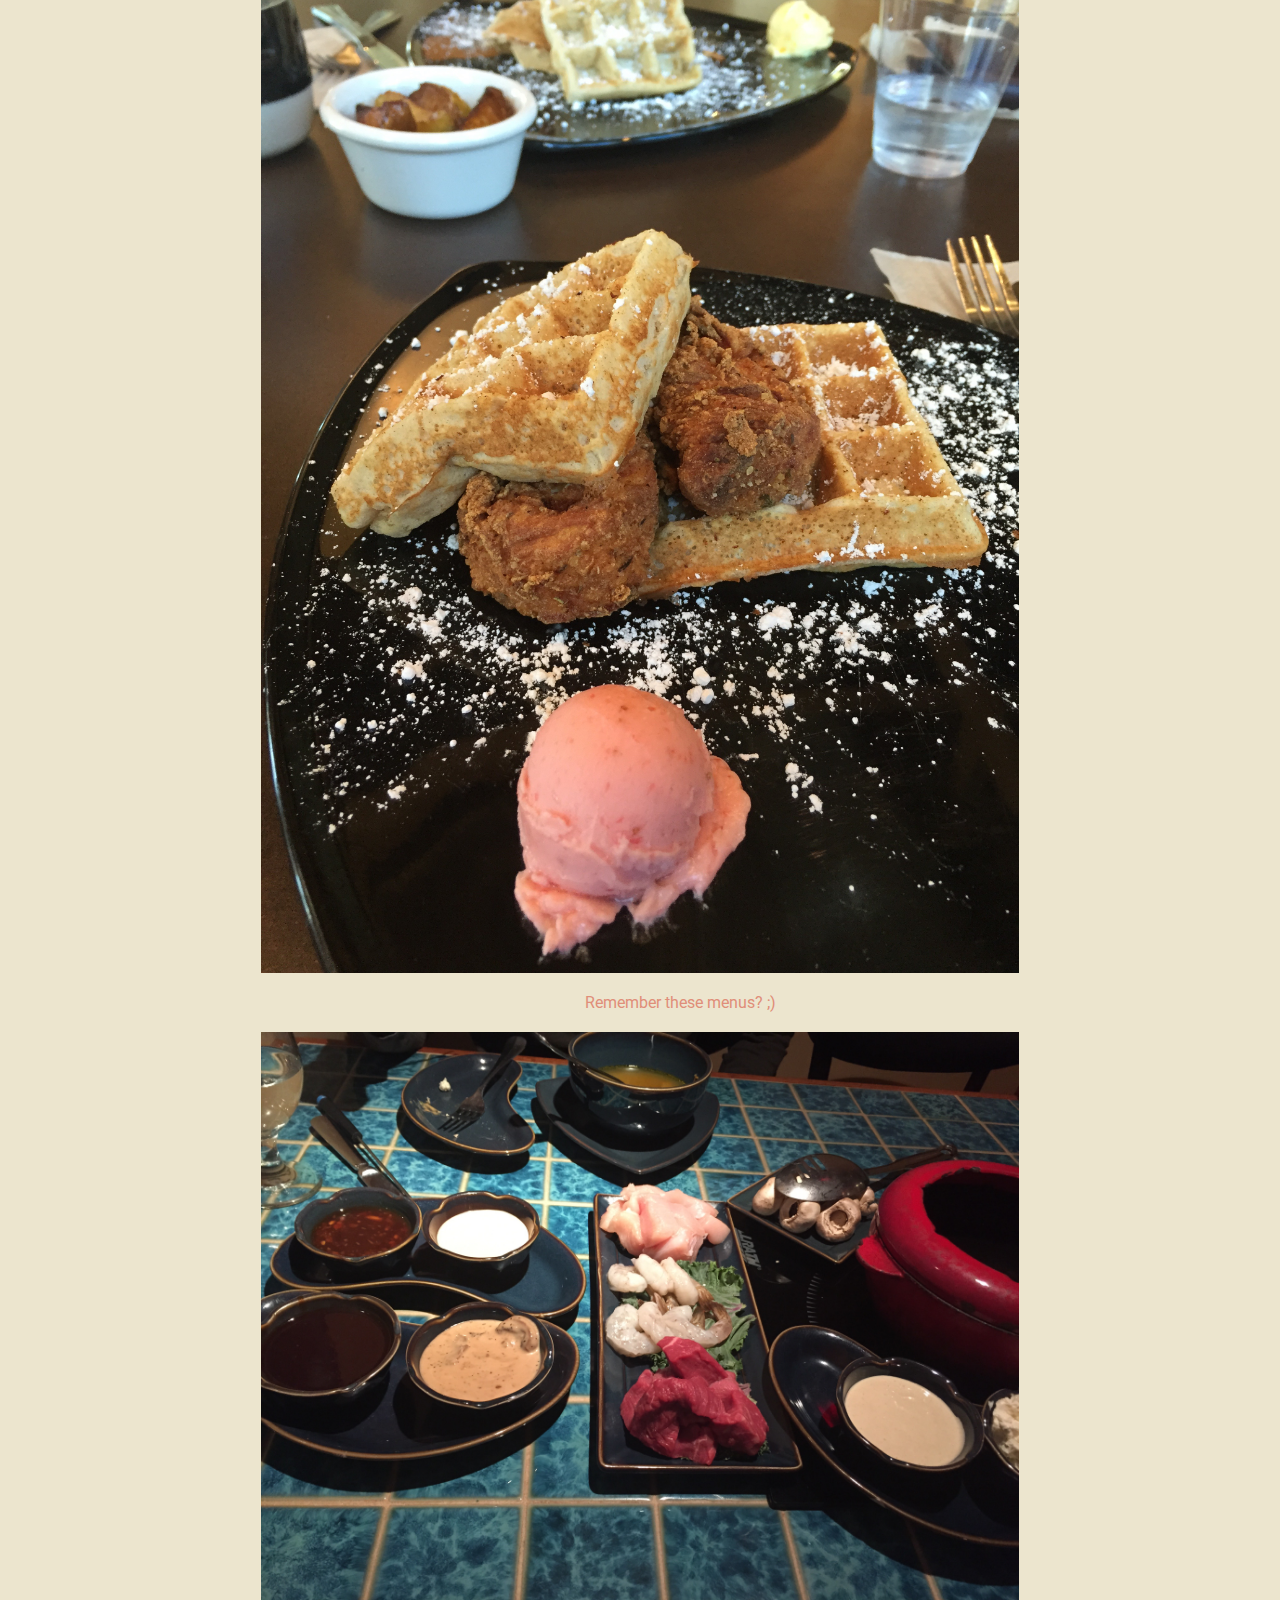
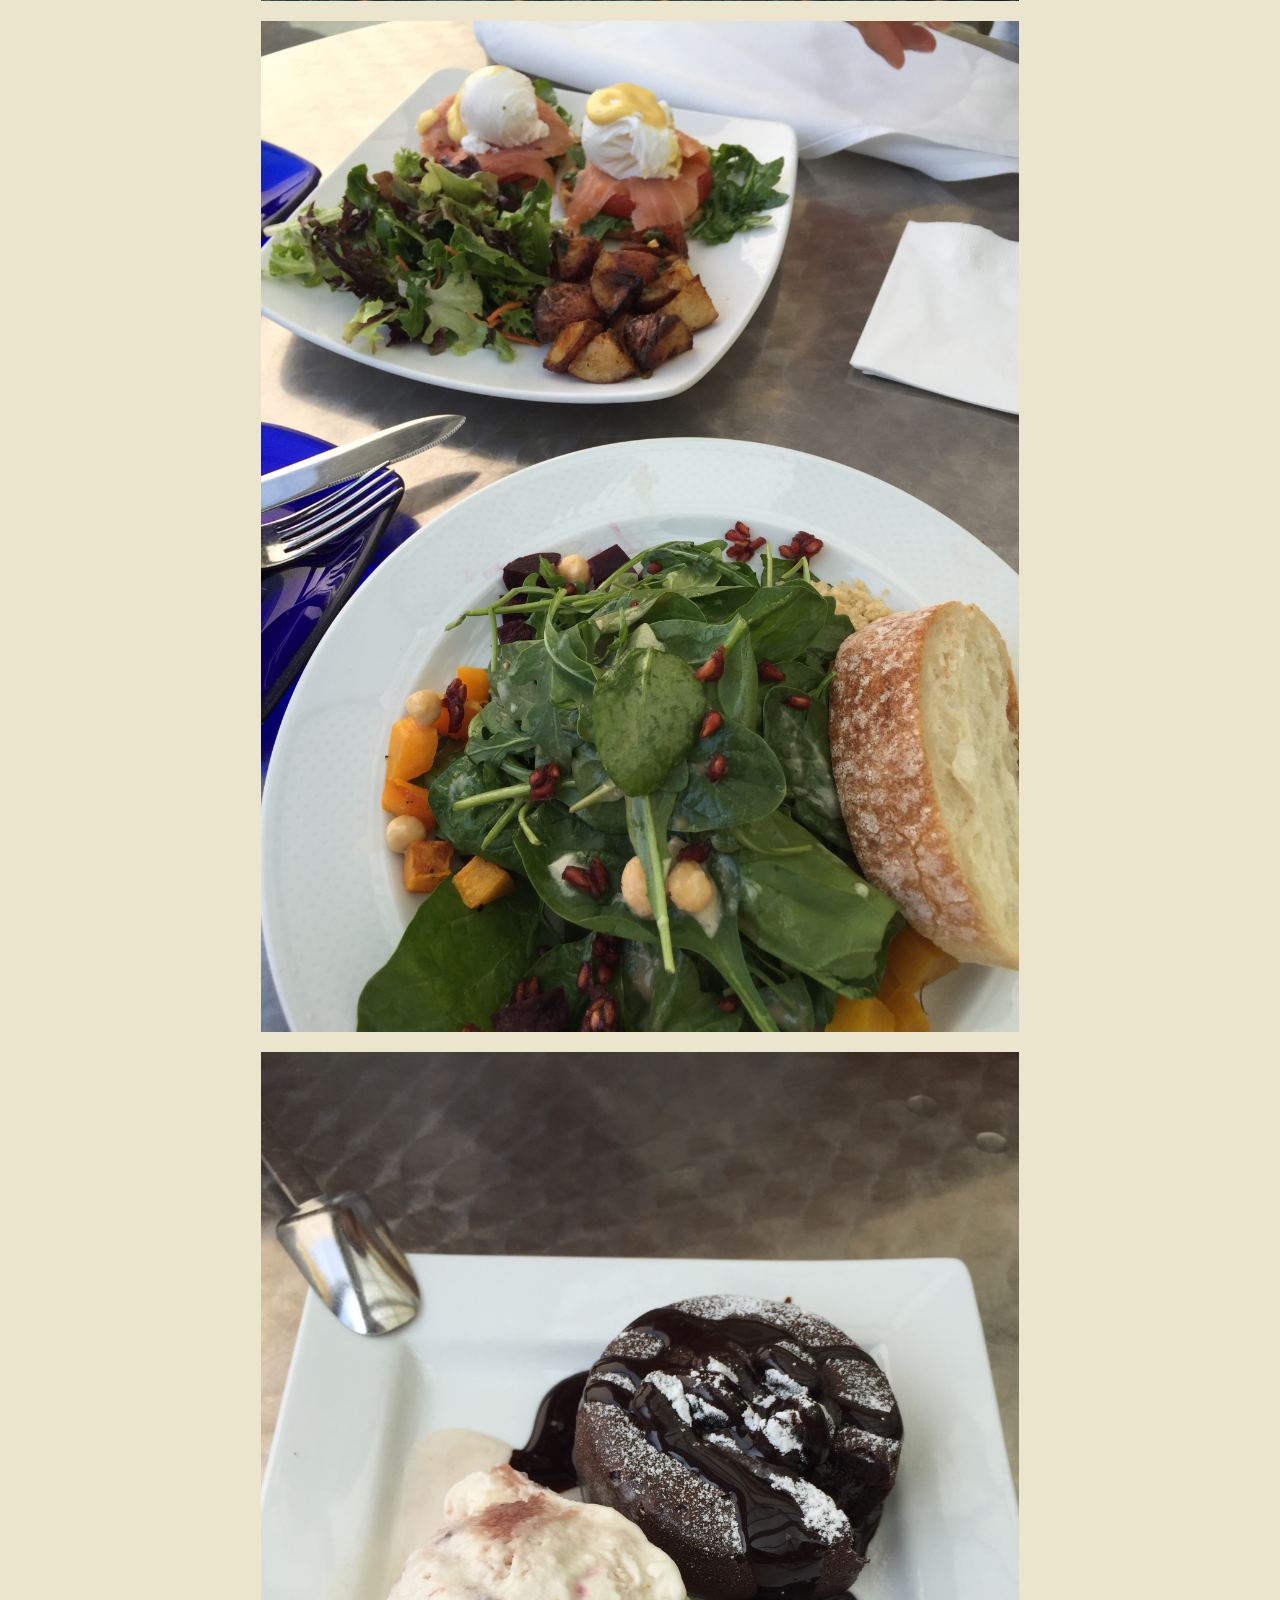
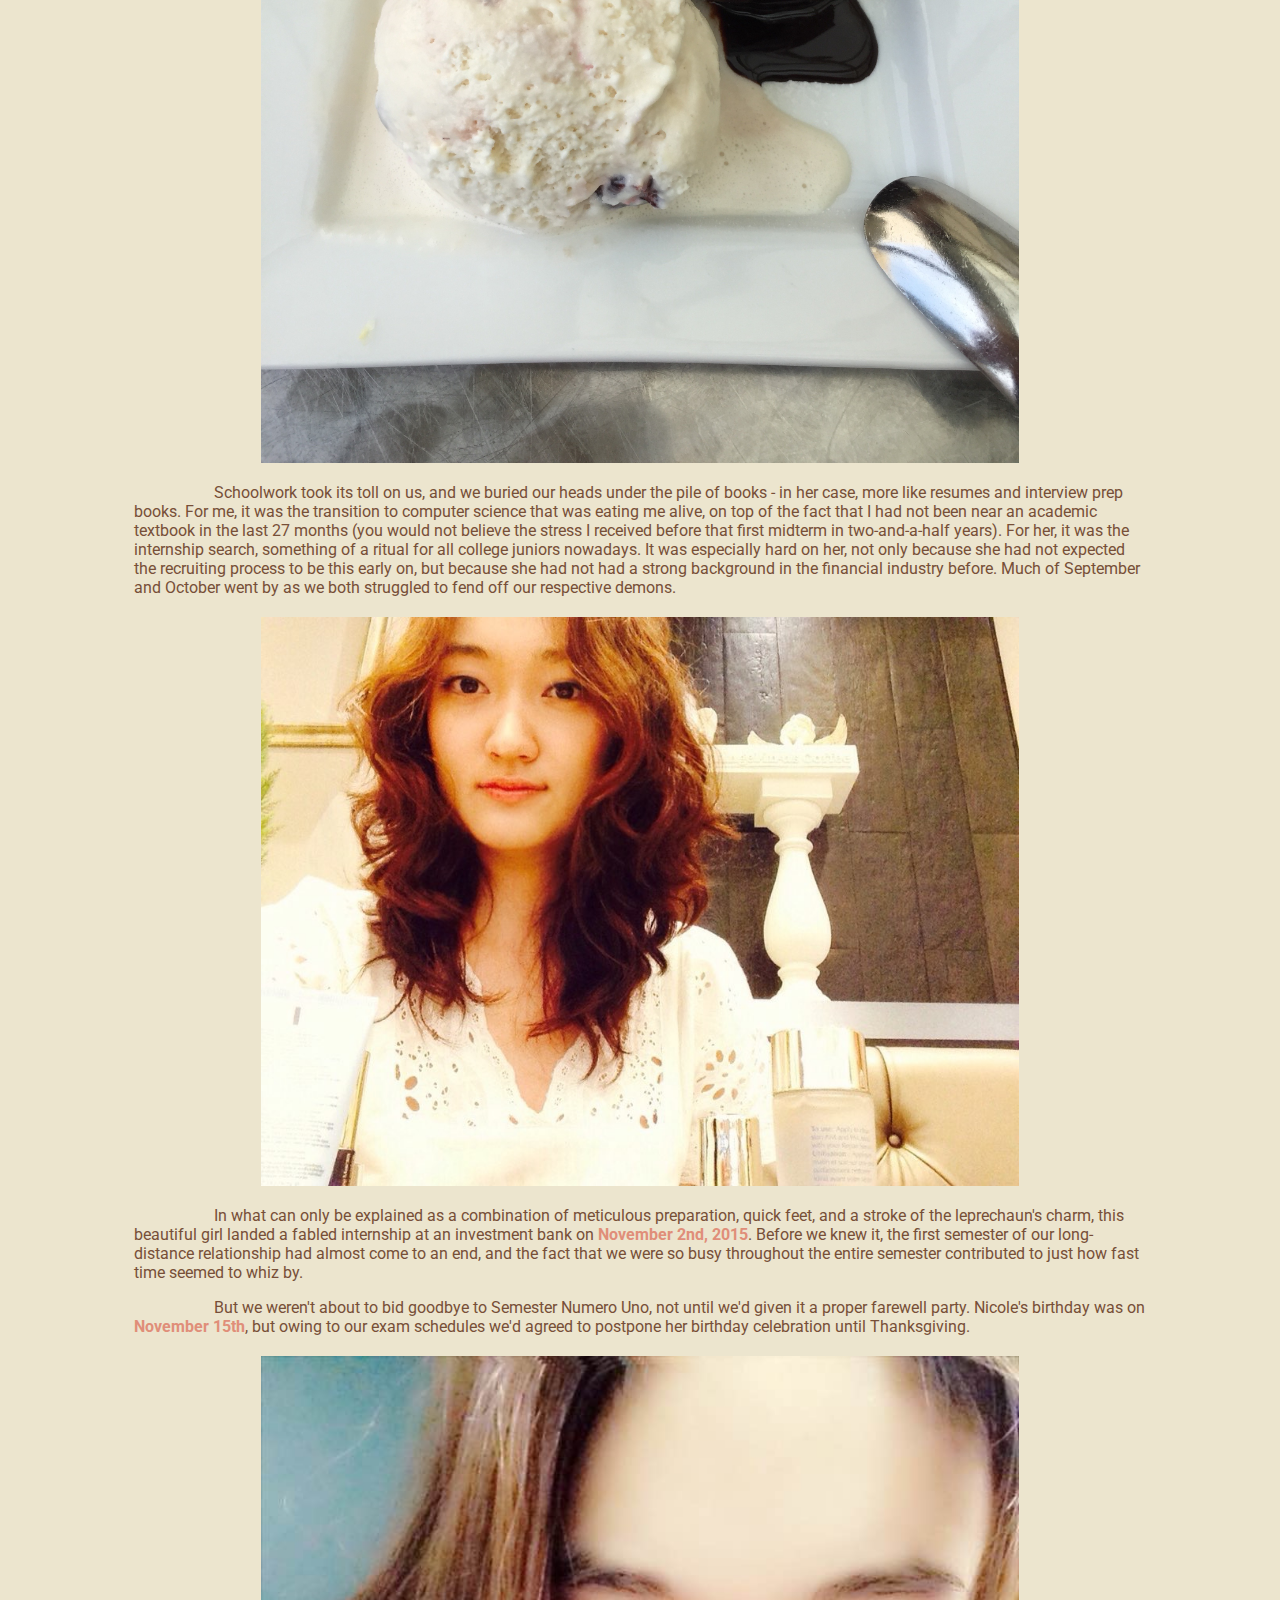
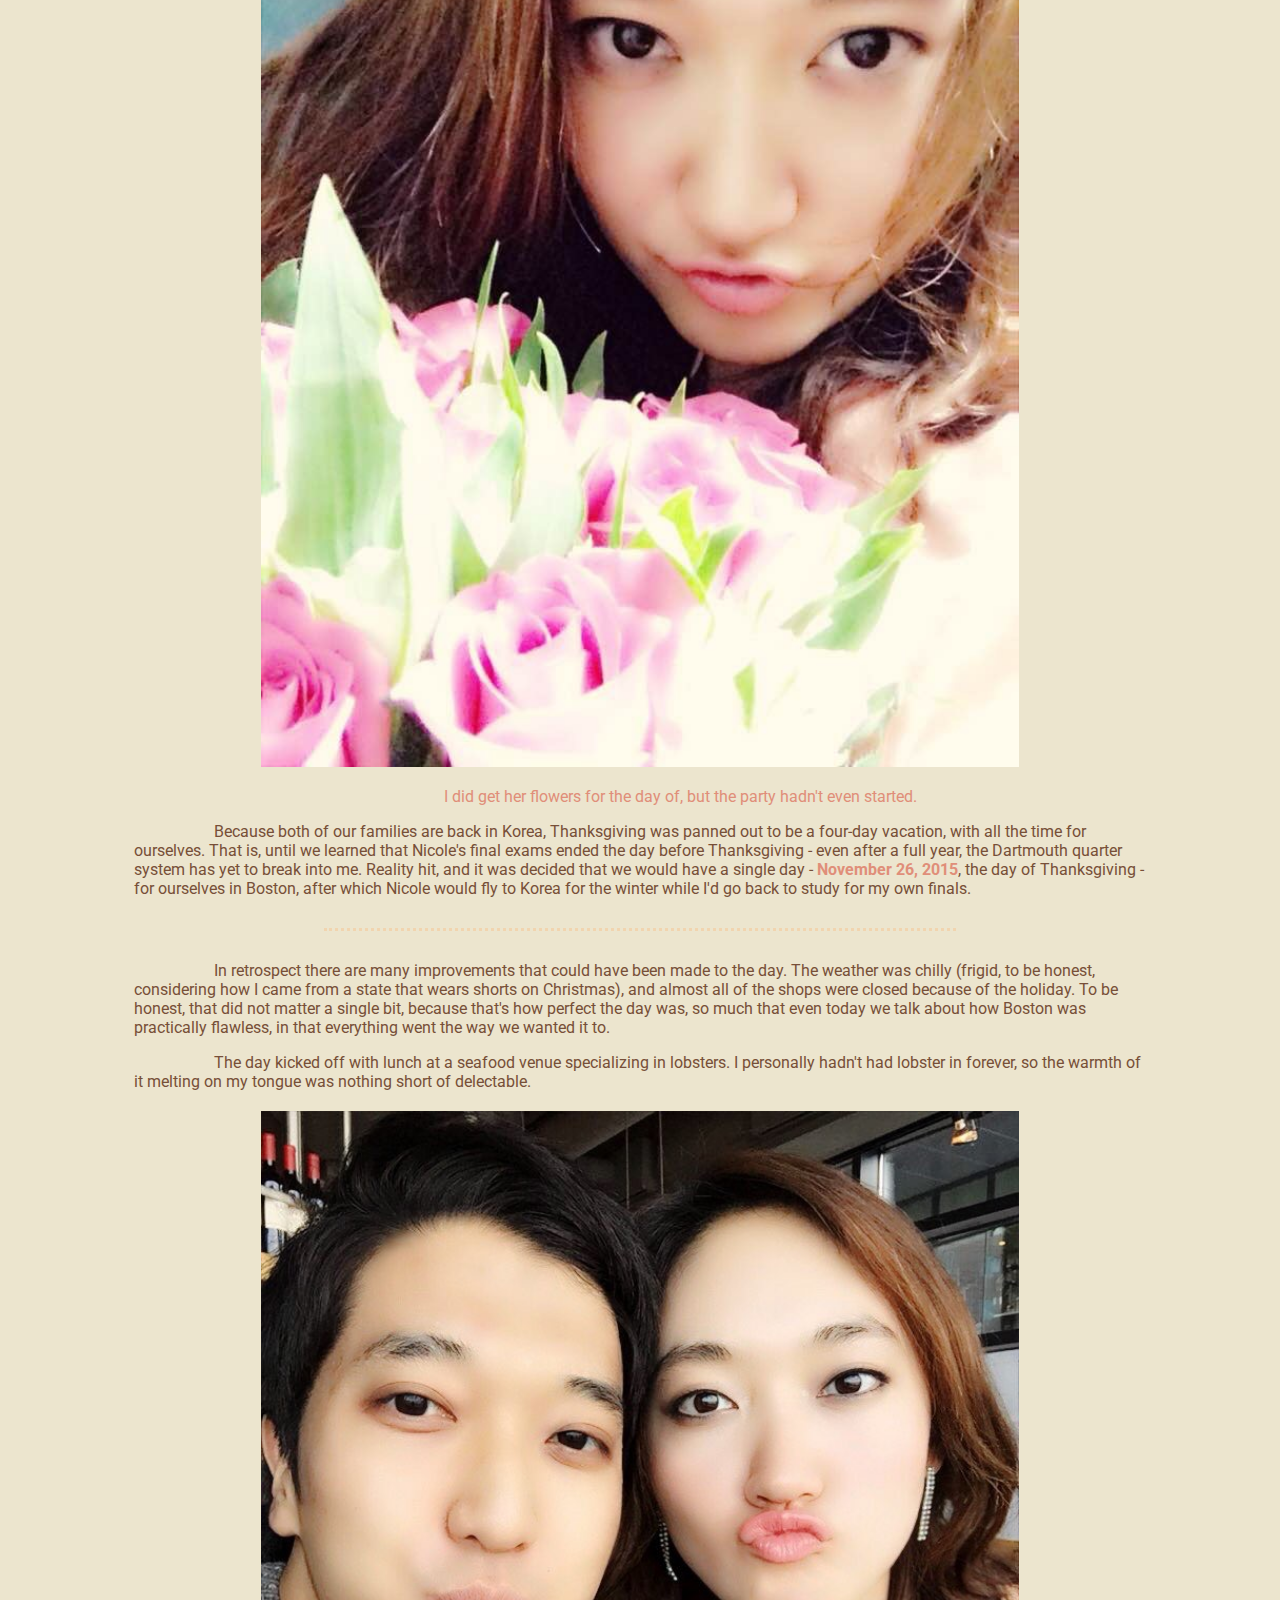
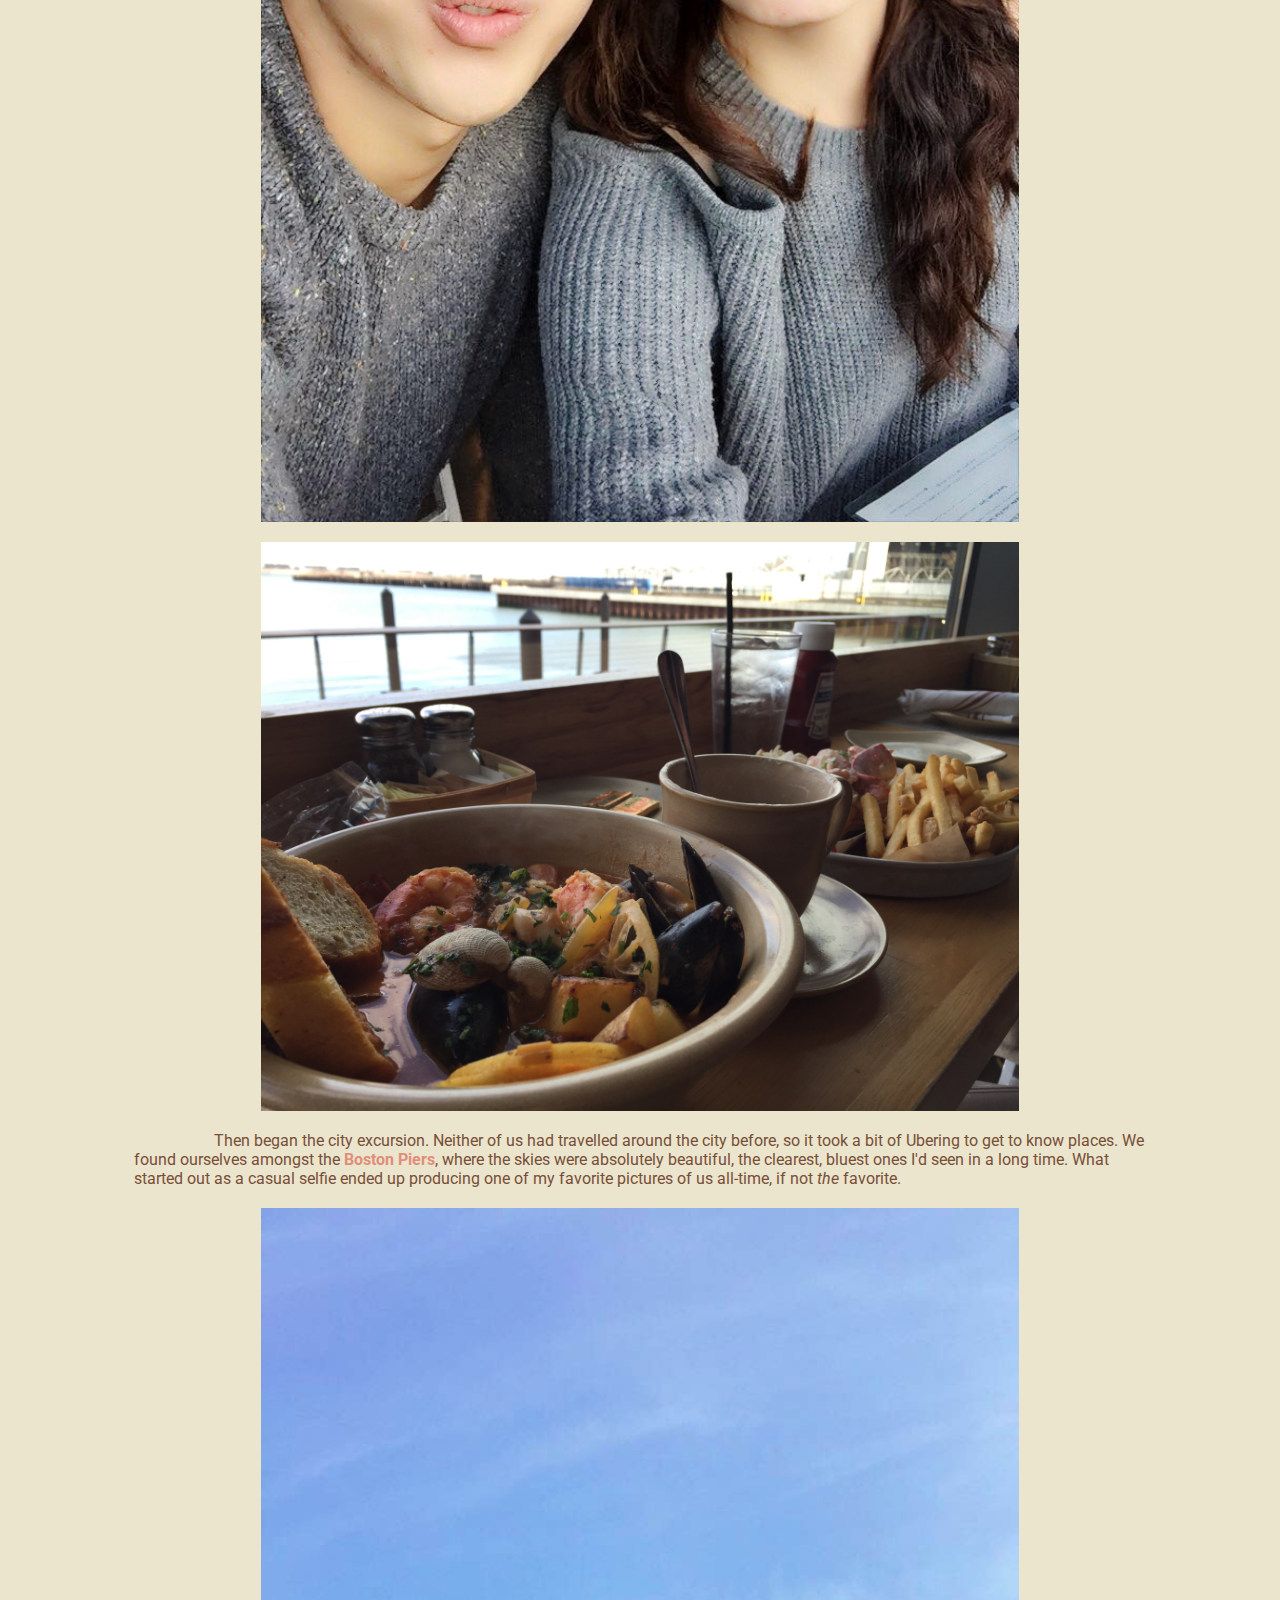
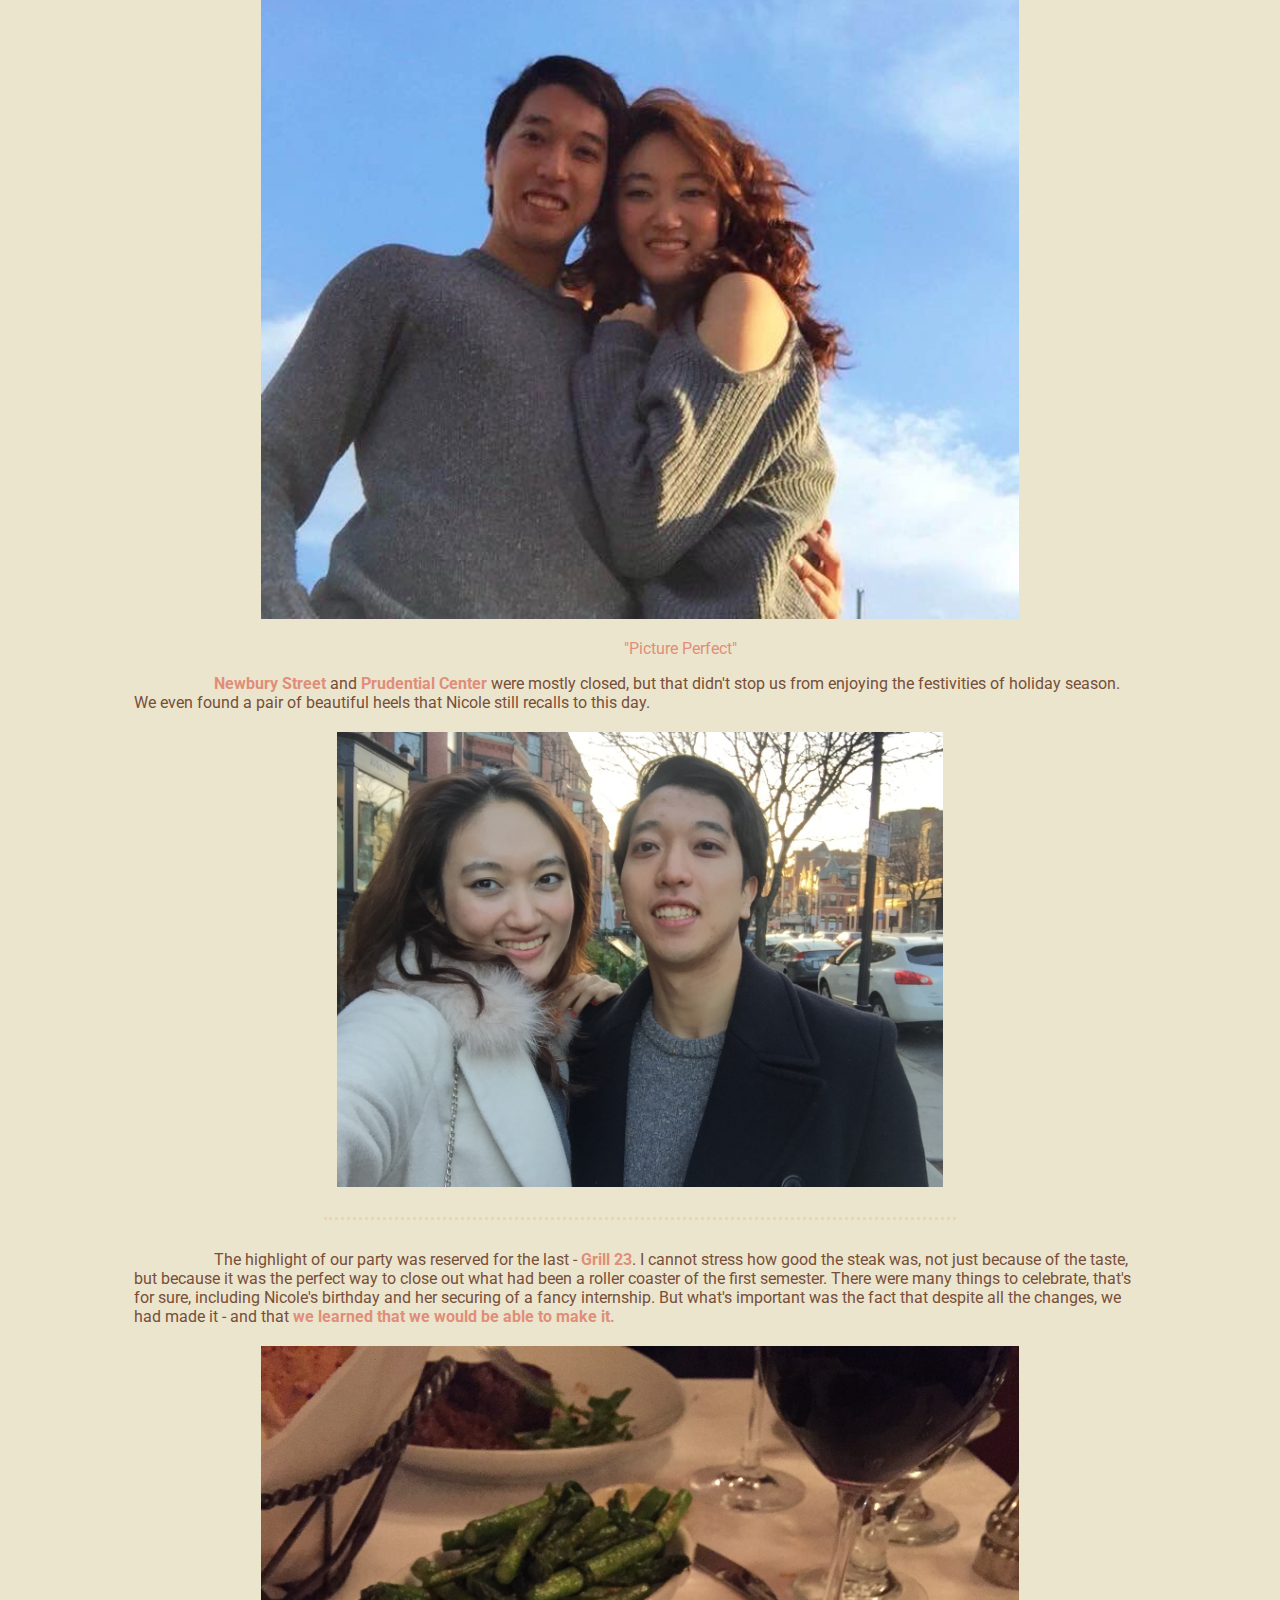
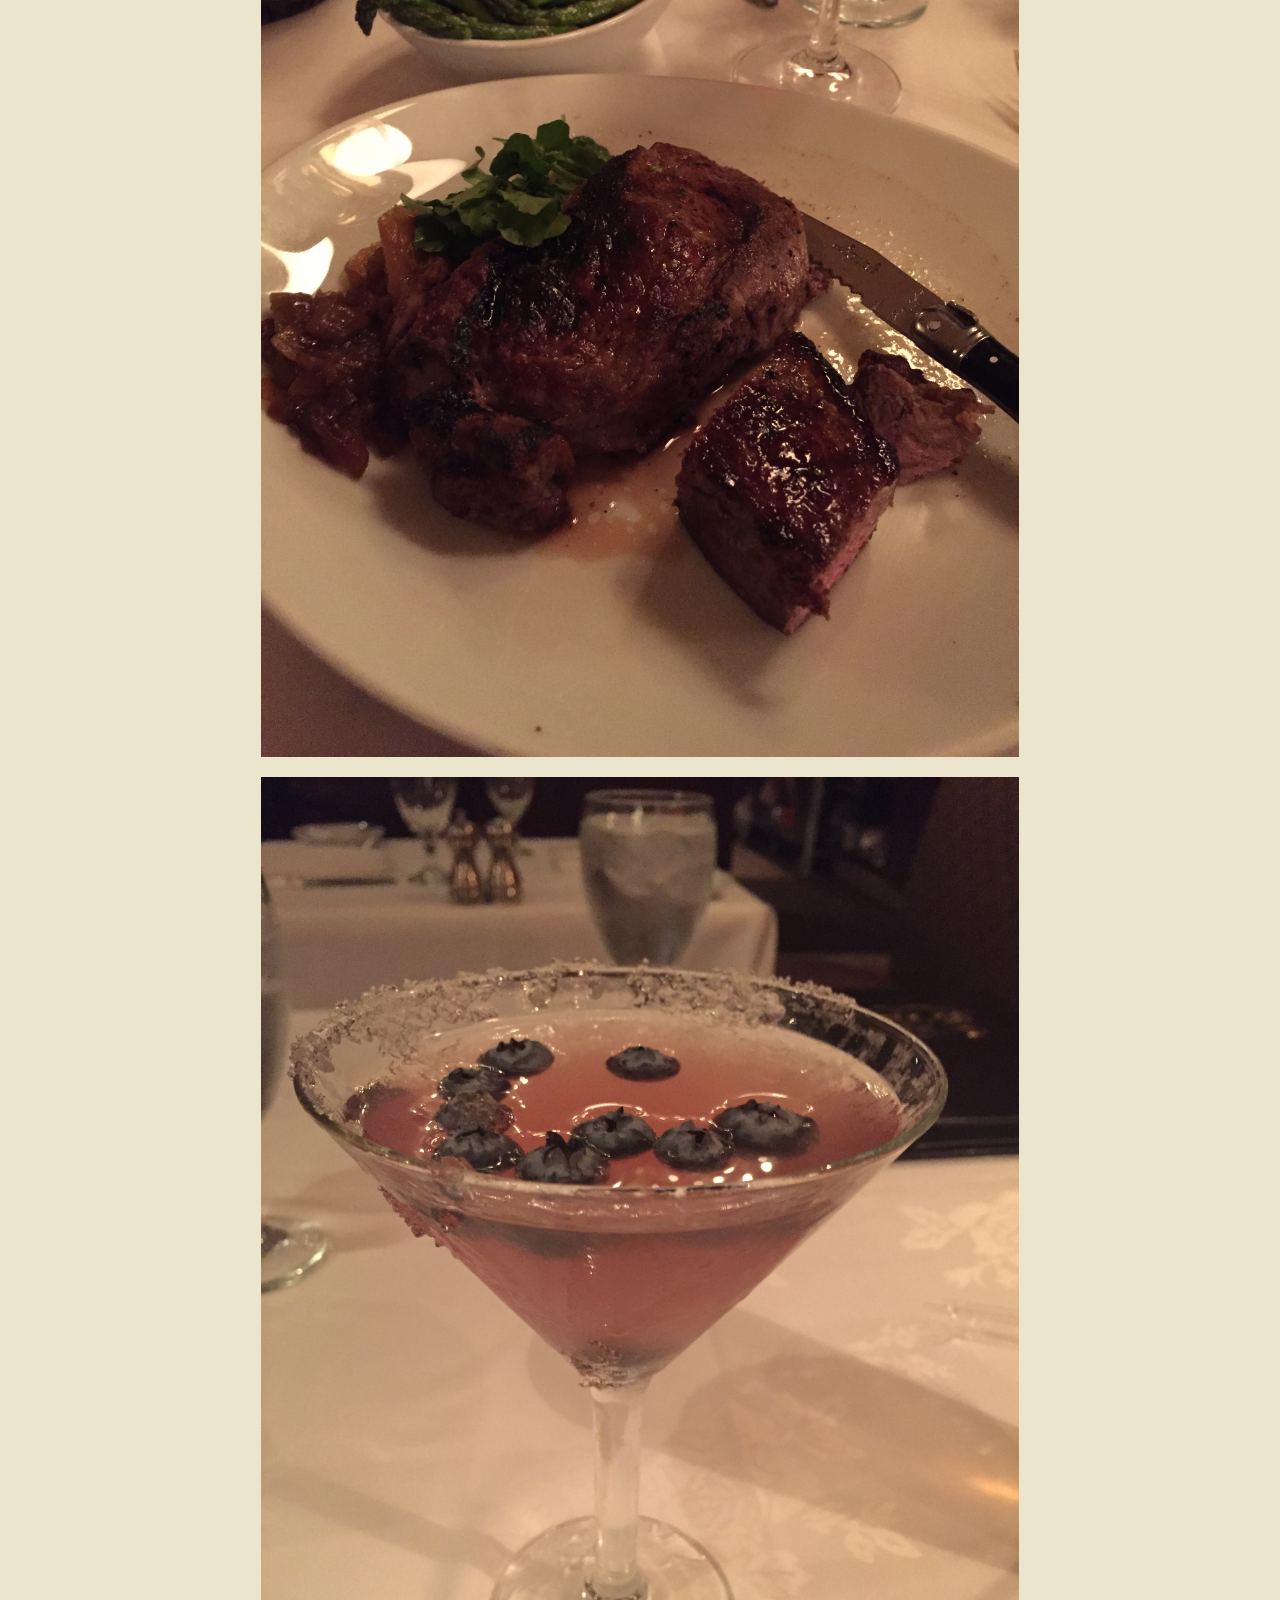
<file: posts/sem1.html>
<!DOCTYPE html>
<html>
    <head>
        <meta charset="utf-8">
        <title>365 Days of Nicole</title>
        <link href="https://fonts.googleapis.com/css?family=Gudea|Indie+Flower|Roboto" rel="stylesheet">
        <link rel="stylesheet" type="text/css" href="posts-stylesheet.css">
        <link rel="shortcut icon" href="../images/favicon.ico" />
        <style>
            
            
        </style>
    </head>
    <body>

      <h1 class="title">Chapter Two: School Starts</h1>

      <img src="../images/sem1/rdu.jpg">

      <p> 
        As inevitable as it is, one of the most common words in our nightly FaceTime conversations is <span class="hl">long-distance</span>. This is a chapter on how we've approached the elephant in the room, and attempted to coexist with the beast. Spoiler alert: it's a happy ending.
      </p>
      <div class="line">
      </div>
      <p>
        When my friends first learned of the fact that I was going out with Nicole, they always followed up with the question: "But aren't you guys...pretty far apart?" Far apart is an understatement, in my opinion. Unless you're an extremely ambitious high school senior, you probably don't mention Duke and Dartmouth in the same sentence - for a good reason, too. Google Maps gives a 25-hour estimate for a bus ride that connects Durham, NC, and Hanover, NH. Yes, that's why the Wright Brothers invented aircraft, but not only is the cost quite prohibitive, but the lack of direct flights require us to use Boston's Logan Airport as an intermediary hub, which further exacerbates our woes, both money and time-wise. The list goes on and on, but you get the point.
        <img src="../images/sem1/duke.jpg">
        <img src="../images/sem1/dartmouth.jpg">
      </p>
      <p>
        Neither of us had fathomed, much less attempted, long-distance relationships up until <span class="hl">August 15th, 2015,</span> when I boarded the plane to the States to resume sophomore year of college after a 2-year hiatus. In retrospect, as ironic as it sounds, the fact that both of us were unaware of how challenging it would get at times was what enabled us to <span class="hl">dive fearlessly and rather recklessly into the relationship.</span> 
      </p>
      <p>
        Everything took a turn for the change. No longer could we hold hands every day, nor could we enjoy a warm pizza together whenever we felt like it. It opened my eyes to how much I had been taking for granted, the small joys that really mean a lot after all. Before, I had thought that it was the big events that would live to tell the tale - the pricey dinners, the thought-out date courses, the material gifts. Little did I know that after a month, <span class="hl">what stood out the most were the seemingly trivial moments</span>, the snippets of our time together that stitched up to create the exquisitely embriodered fabric that we are today. 
      </p>
      <div class="line">
      </div>
      <p>
        Unaccustomed as we were to the new environment, we started building everything from the ground up again. For some reason we had stuck to a rather primordial form of communication for the first few weeks: online voice chats, powered by Kakaotalk, a big-time Korean messaging app. I guess part of it was because we were content with the fact that we could listen to each others' voices; a bigger reason to blame was inertia. It took a surprisingly long time for us to <em>finally</em> realize that both of us were iPhone users, and so began the countless nights of FaceTime.
        <img src="../images/sem1/imissyou.jpg">
      </p>
      <div class="line">
      </div>
      <p>
        Up until this point we had never had major conflicts - the biggest one was probably back in Korea, when I was in the middle of a company dinner and didn't pick up her call without informing her in any way. But even that was mitigated within hours, largely because we could clear up any misunderstandings the first thing next day by holding hands and talking over the issue. That, as it turned out, was a huge luxury. Distance exacerbated differences in opinions and perspectives, which in turn lit fire to fuel. A lot of it had to do with mistakes on my part, and it hurt me when all I could blame were the constants of the universe: distance and time.
      </p>
      <p>
        Light seemed to dawn in mid-September, when the first of Nicole's three quarters began its course as well. Aligned in the same time zone again, communication became much easier in that we could actually talk to each other when the sun was up. Again, by this point it was the small wins that really counted.
        <img src="../images/sem1/flowers.jpg">
        <p class="caption"> First flowers in the States </p>
        <img src="../images/sem1/chickenandwaffles.jpg">
        <p class="caption"> Remember these menus? ;) </p>
        <img src="../images/sem1/fondue.jpg">
        <img src="../images/sem1/brunch.jpg">
        <img src="../images/sem1/dessert.jpg">
      </p>
      <p>
        Schoolwork took its toll on us, and we buried our heads under the pile of books - in her case, more like resumes and interview prep books. For me, it was the transition to computer science that was eating me alive, on top of the fact that I had not been near an academic textbook in the last 27 months (you would not believe the stress I received before that first midterm in two-and-a-half years). For her, it was the internship search, something of a ritual for all college juniors nowadays. It was especially hard on her, not only because she had not expected the recruiting process to be this early on, but because she had not had a strong background in the financial industry before. Much of September and October went by as we both struggled to fend off our respective demons.
    </p>
    <img src="../images/sem1/nic1.jpg">
    <p>
        
        In what can only be explained as a combination of meticulous preparation, quick feet, and a stroke of the leprechaun's charm, this beautiful girl landed a fabled internship at an investment bank on <span class="hl">November 2nd, 2015</span>. Before we knew it, the first semester of our long-distance relationship had almost come to an end, and the fact that we were so busy throughout the entire semester contributed to just how fast time seemed to whiz by.
      </p>
      <p>
        But we weren't about to bid goodbye to Semester Numero Uno, not until we'd given it a proper farewell party. Nicole's birthday was on <span class="hl">November 15th</span>, but owing to our exam schedules we'd agreed to postpone her birthday celebration until Thanksgiving.
      </p>
      <img src="../images/sem1/birthday.jpg">
      <p class="caption">
        I did get her flowers for the day of, but the party hadn't even started.
      </p>
      <p> 
        Because both of our families are back in Korea, Thanksgiving was panned out to be a four-day vacation, with all the time for ourselves. That is, until we learned that Nicole's final exams ended the day before Thanksgiving - even after a full year, the Dartmouth quarter system has yet to break into me. Reality hit, and it was decided that we would have a single day - <span class="hl">November 26, 2015</span>, the day of Thanksgiving - for ourselves in Boston, after which Nicole would fly to Korea for the winter while I'd go back to study for my own finals.
      </p>
      <div class="line">
      </div>
      <p> 
        In retrospect there are many improvements that could have been made to the day. The weather was chilly (frigid, to be honest, considering how I came from a state that wears shorts on Christmas), and almost all of the shops were closed because of the holiday. To be honest, that did not matter a single bit, because that's how perfect the day was, so much that even today we talk about how Boston was practically flawless, in that everything went the way we wanted it to.
      </p>
      <p>
        The day kicked off with lunch at a seafood venue specializing in lobsters. I personally hadn't had lobster in forever, so the warmth of it melting on my tongue was nothing short of delectable. 
      </p>
      <img src="../images/sem1/lunch.jpg">
      <img src="../images/sem1/lunchmenu.jpg">
      <p>
        Then began the city excursion. Neither of us had travelled around the city before, so it took a bit of Ubering to get to know places. We found ourselves amongst the <span class="hl">Boston Piers</span>, where the skies were absolutely beautiful, the clearest, bluest ones I'd seen in a long time. What started out as a casual selfie ended up producing one of my favorite pictures of us all-time, if not <em>the</em> favorite.  
      </p>
      <img src="../images/sem1/pier.jpg">
      <p class="caption">"Picture Perfect"</p>
      <p>
        <span class="hl">Newbury Street</span> and <span class="hl">Prudential Center</span> were mostly closed, but that didn't stop us from enjoying the festivities of holiday season. We even found a pair of beautiful heels that Nicole still recalls to this day.
      <img src="../images/sem1/newbury.jpg">
      <div class="line">
      </div>
      <p>
        The highlight of our party was reserved for the last - <span class="hl">Grill 23</span>. I cannot stress how good the steak was, not just because of the taste, but because it was the perfect way to close out what had been a roller coaster of the first semester. There were many things to celebrate, that's for sure, including Nicole's birthday and her securing of a fancy internship. But what's important was the fact that despite all the changes, we had made it - and that <span class="hl">we learned that we would be able to make it.</span>
      </p>
      <img src="../images/sem1/dinner1.jpg">
      <img src="../images/sem1/dinner2.jpg">
      <img src="../images/sem1/steak.jpg">
      <p class="caption">"It was a day to remember."</p>
      <p>
        Boston left as abruptply as it had come. Nicole flew back to Korea to spend time with her family, while I returned to Duke to take on the monster called finals. But really, that one day was representative of who we were up until that point - <span class="hl">serendipitous, seemingly out of nowhere, and worth every second, dreamlike.</span>
      </p>

        
    
    </body>
</html>
</file>
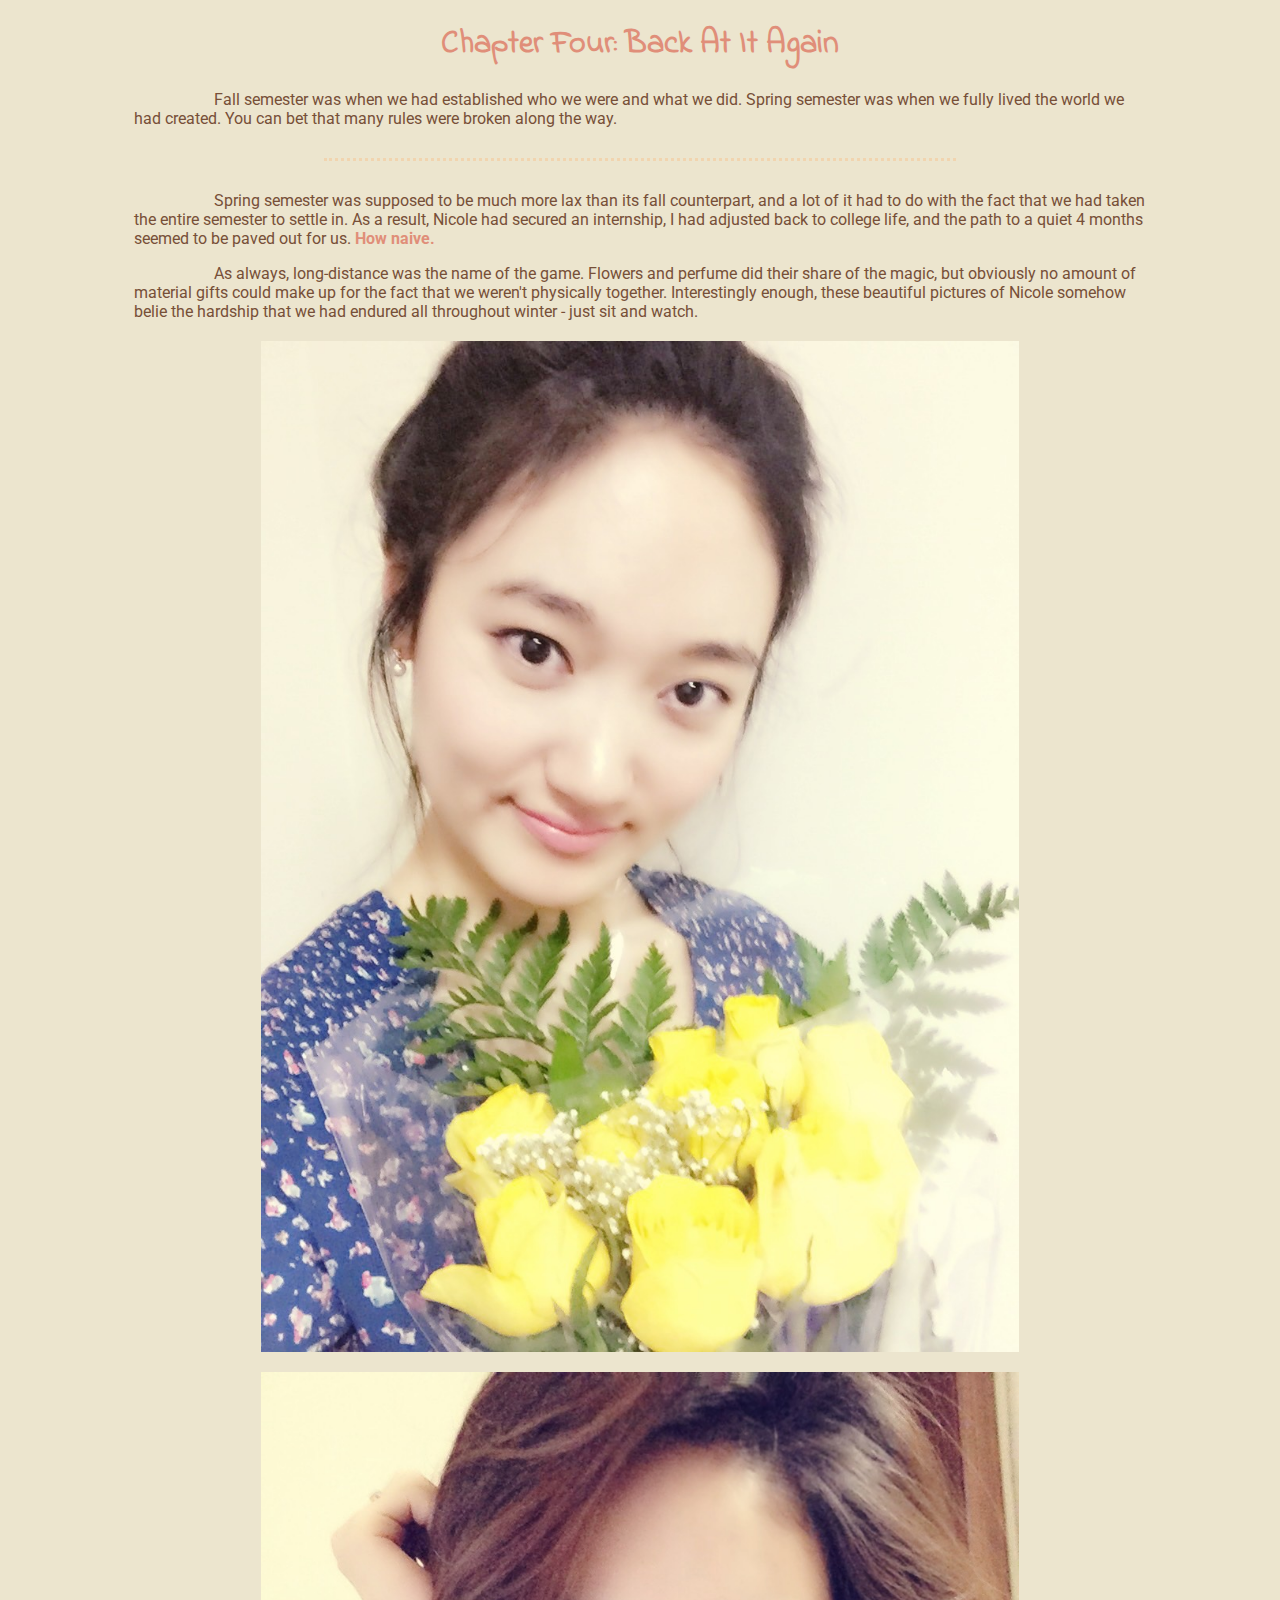
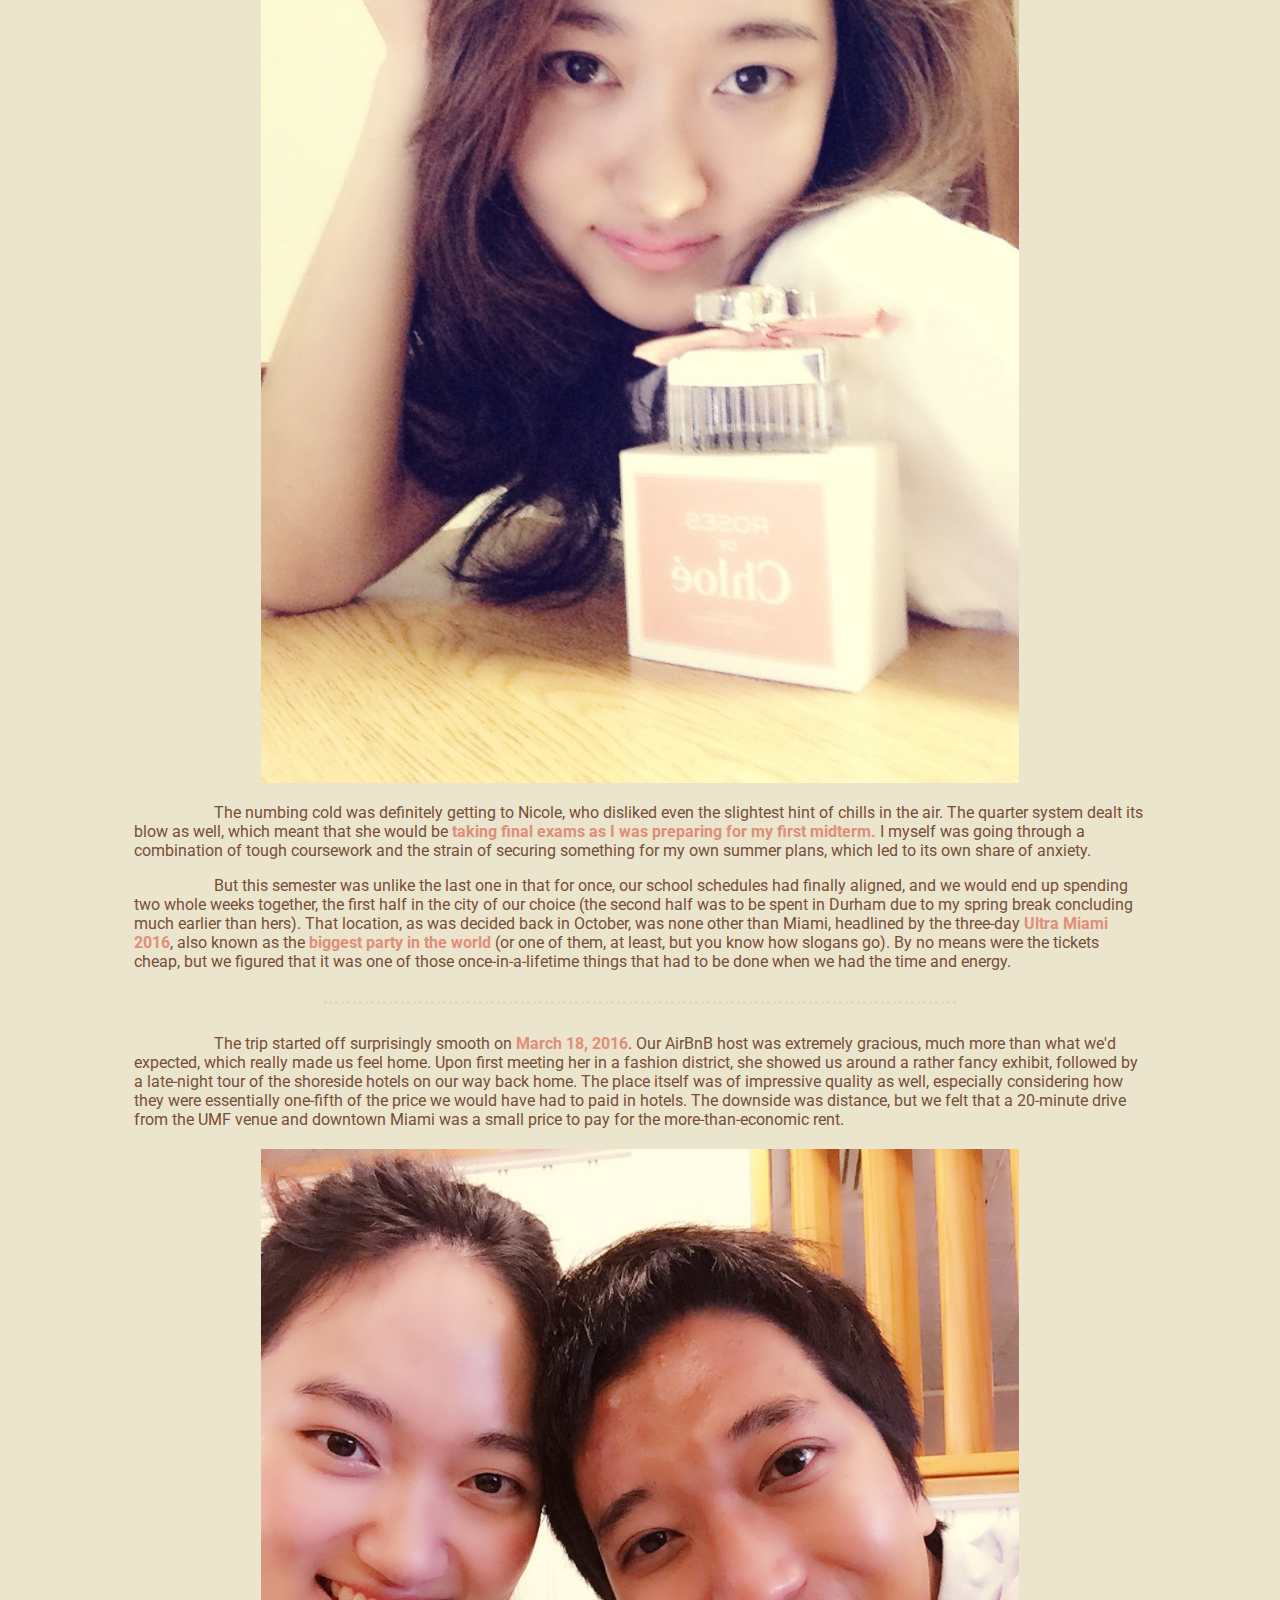
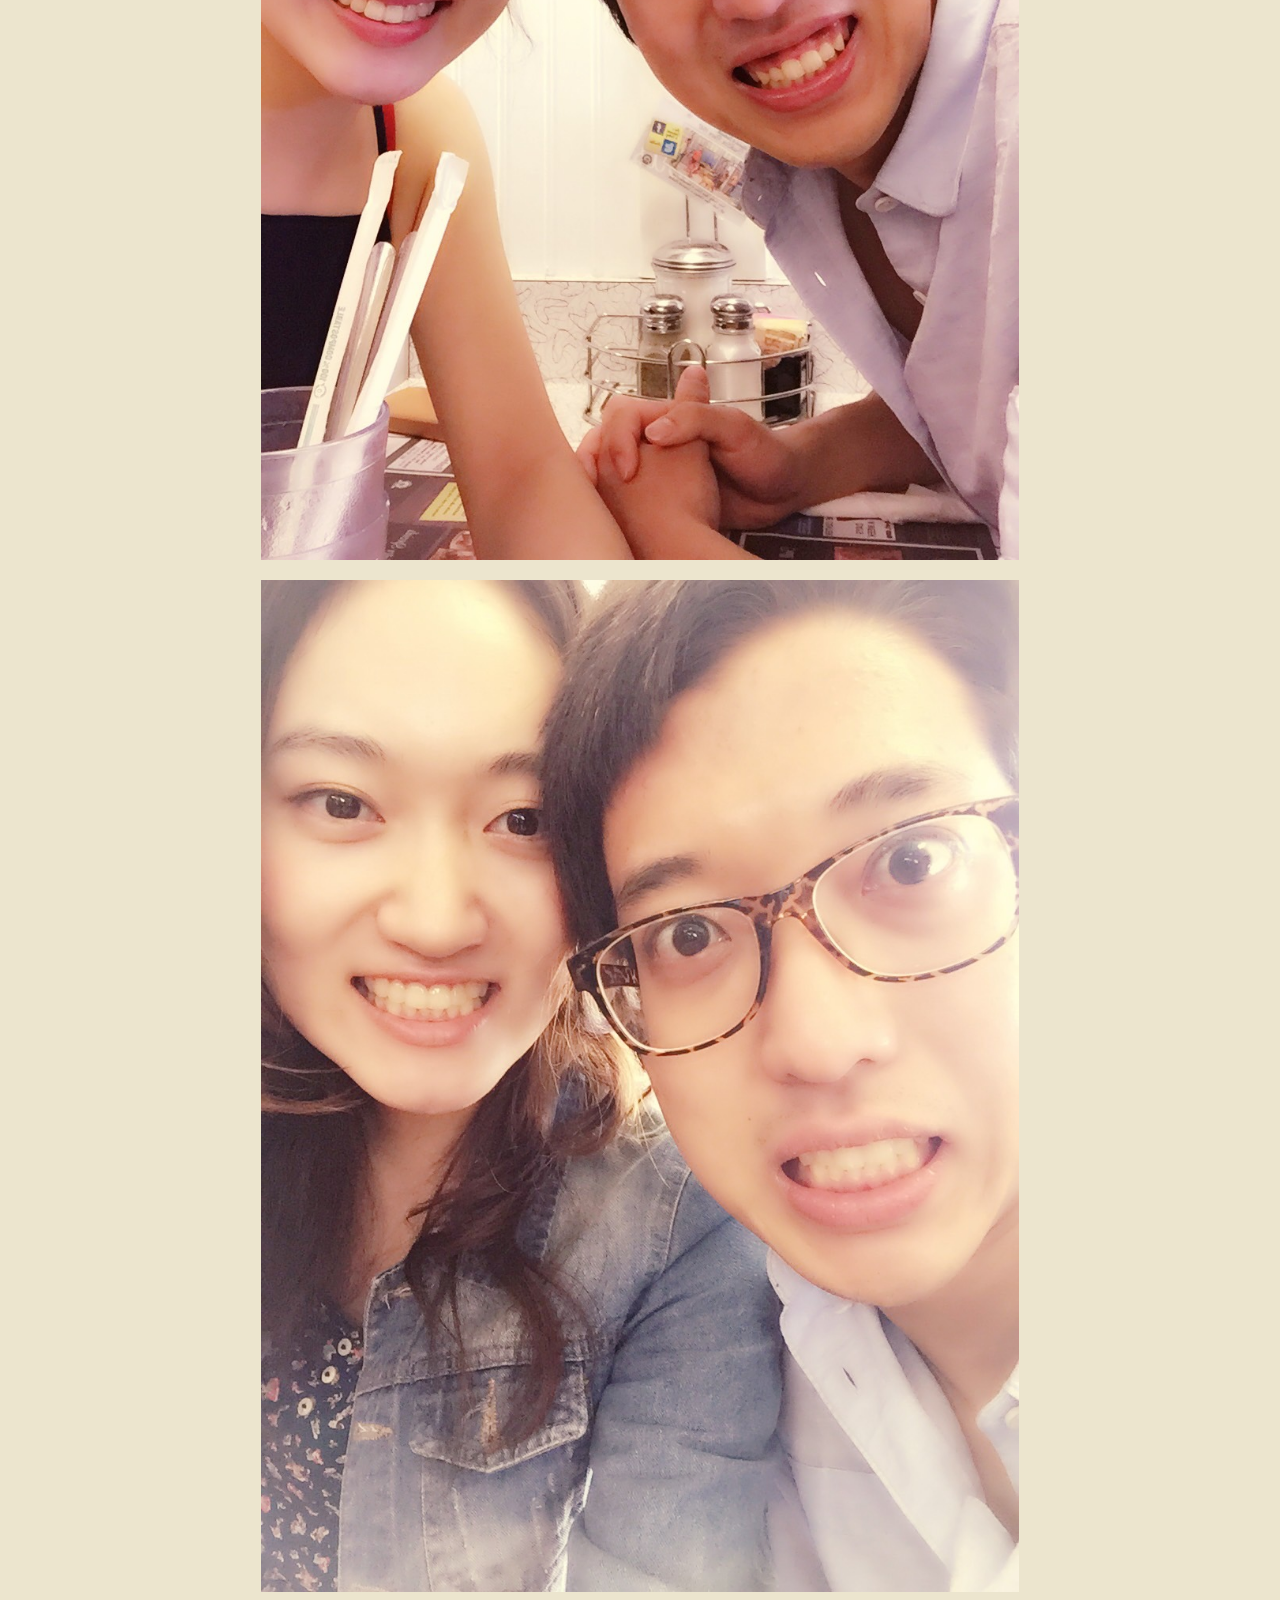
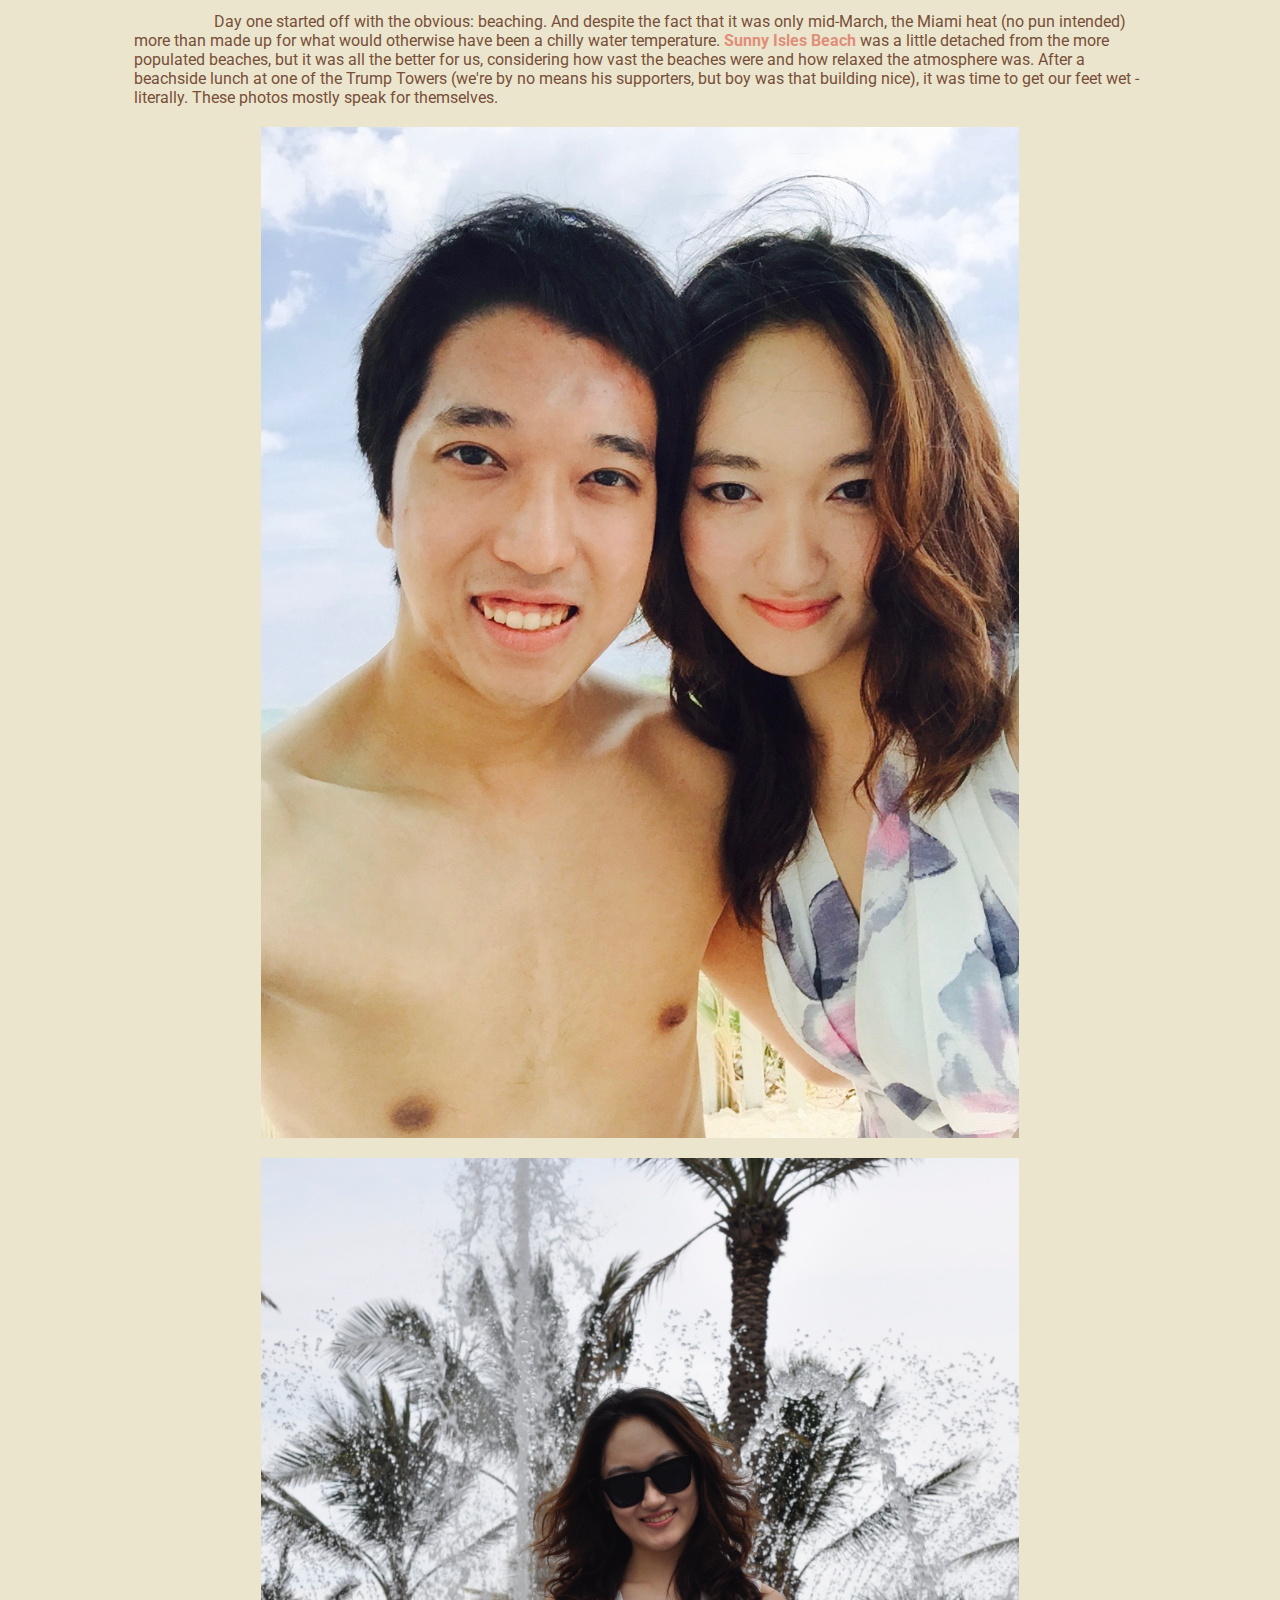
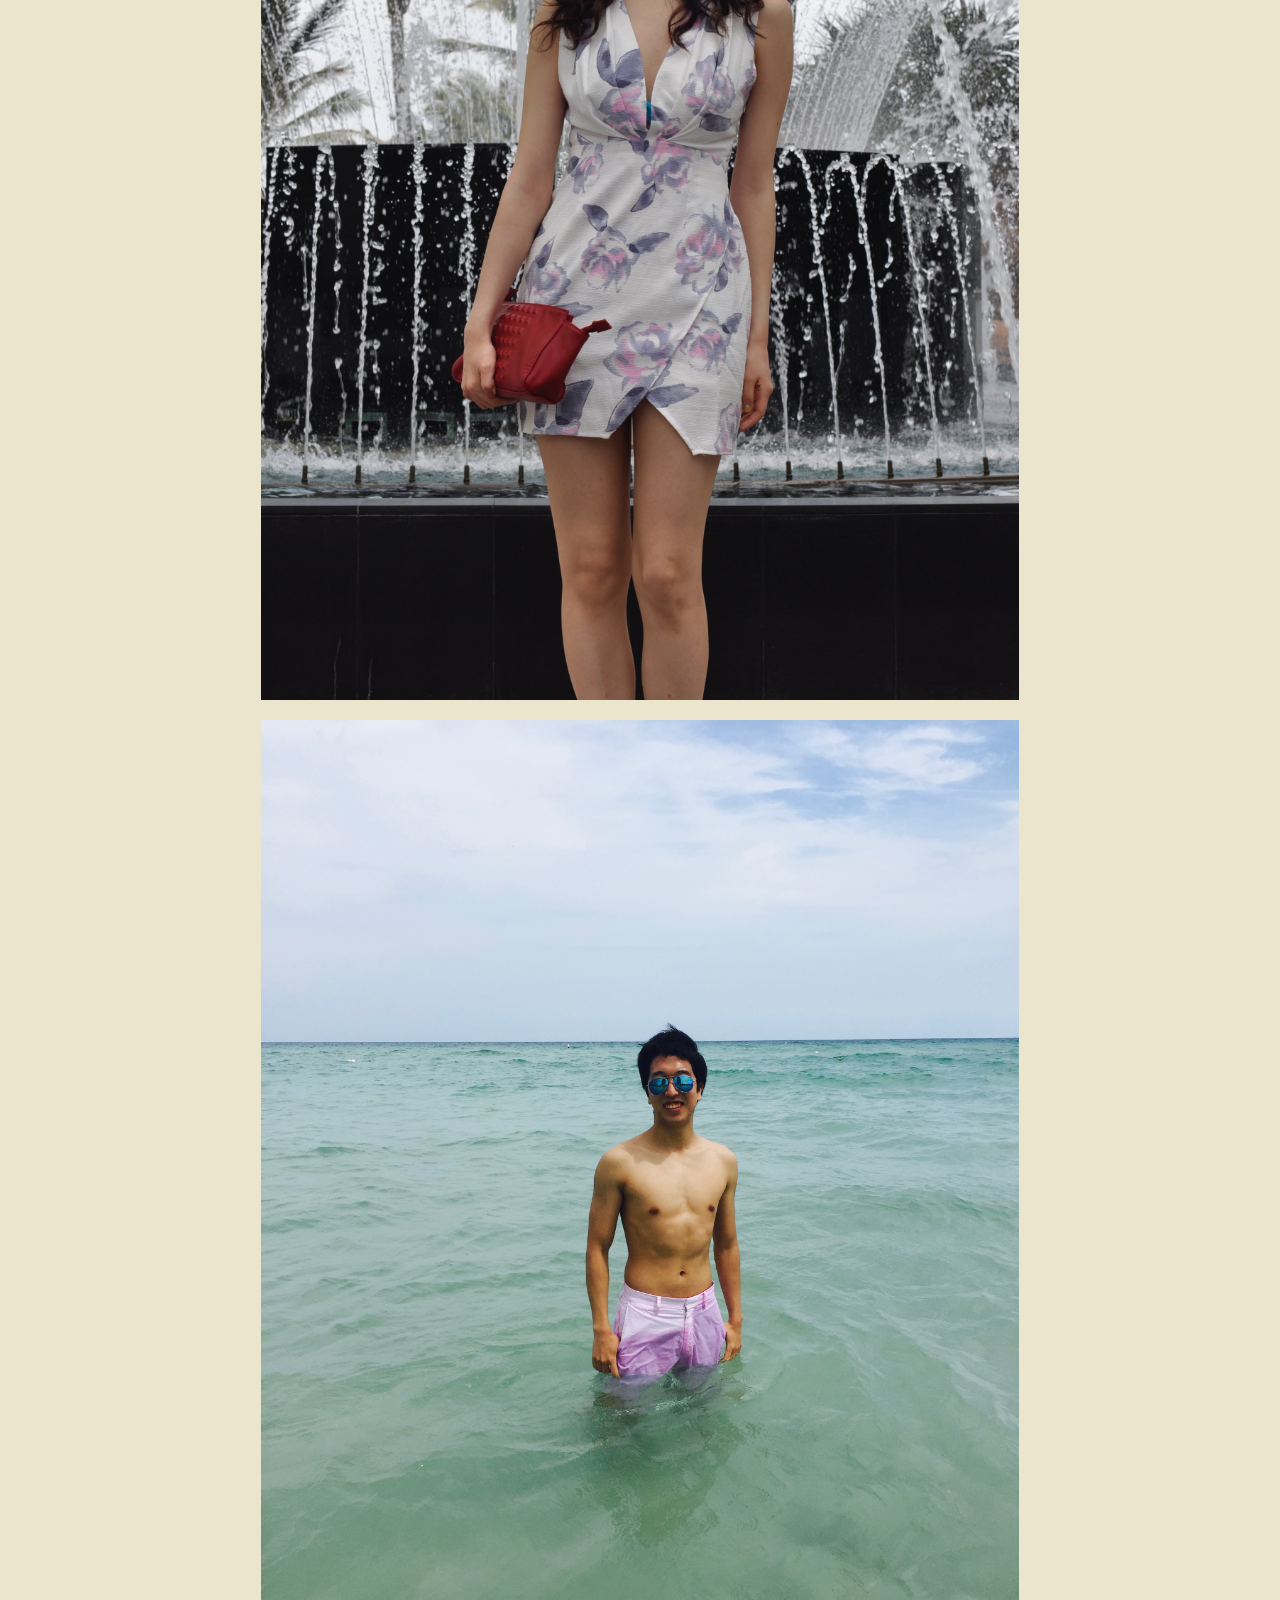
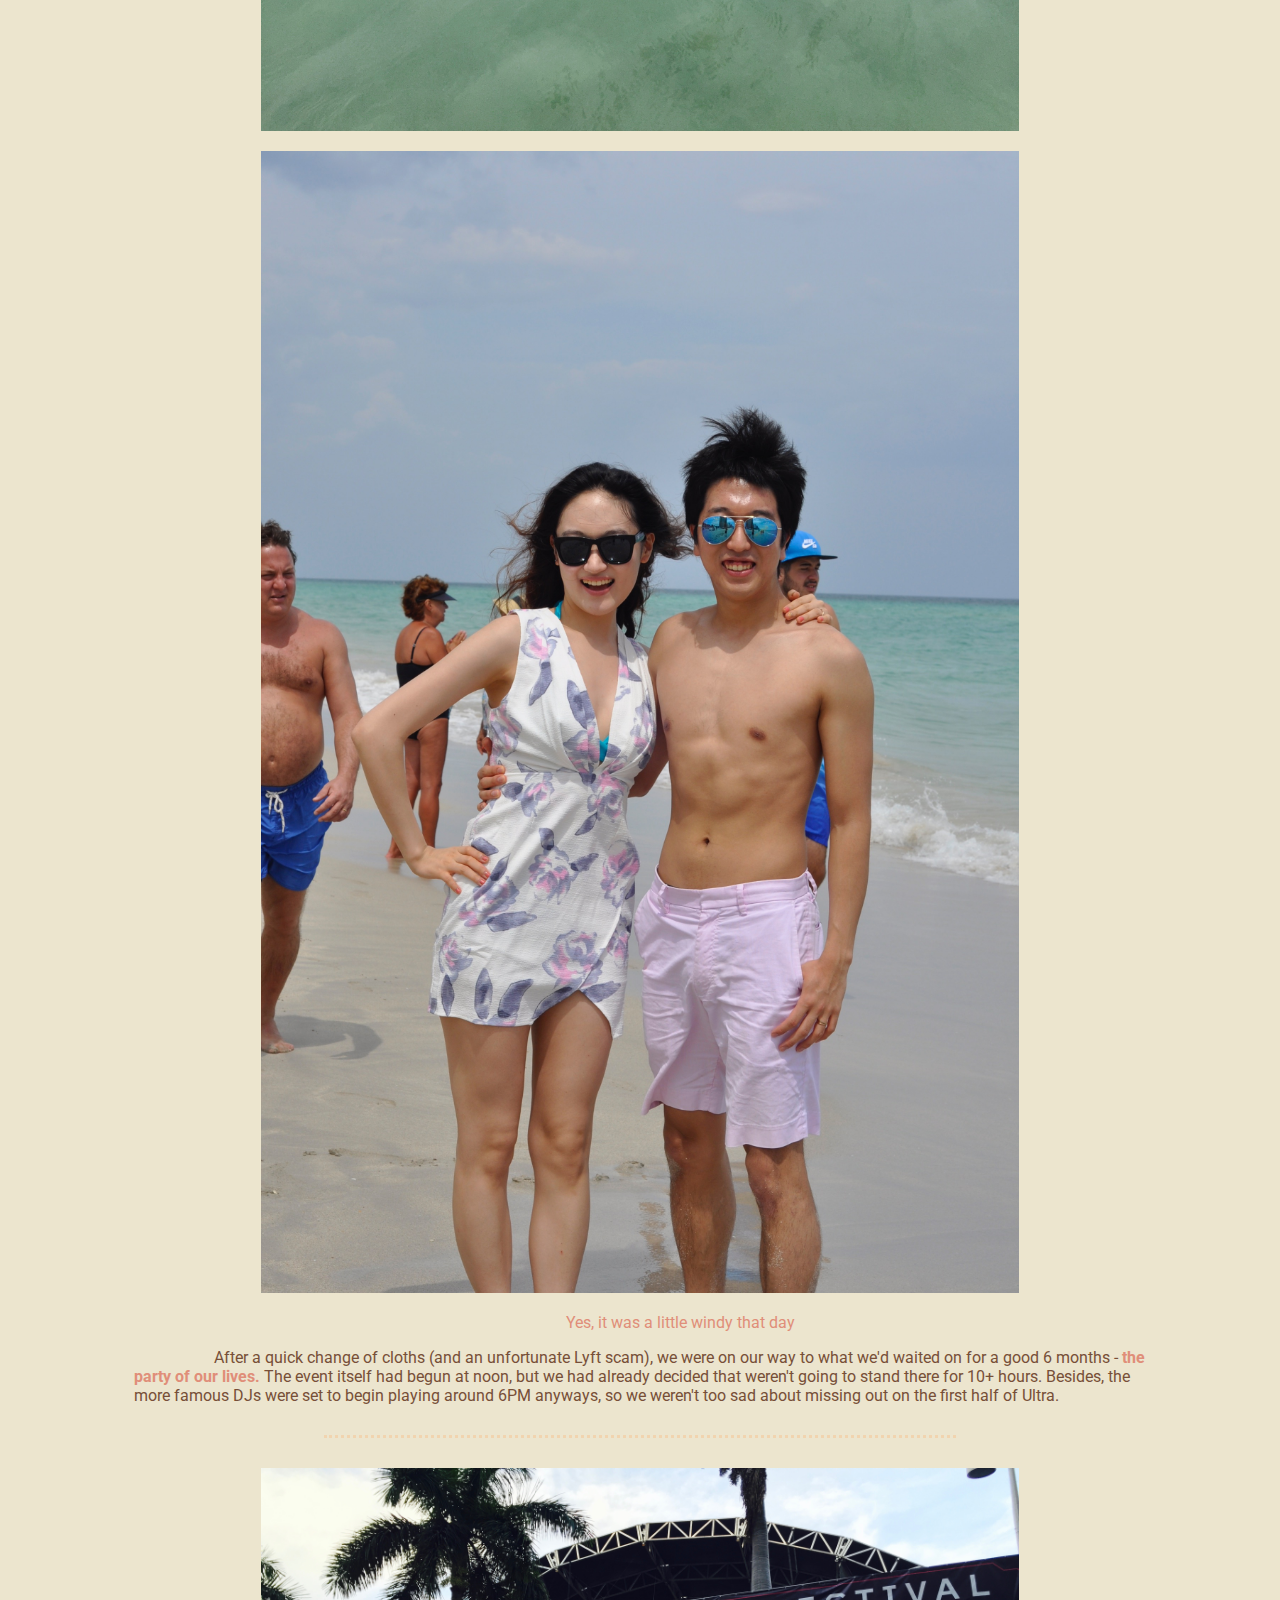
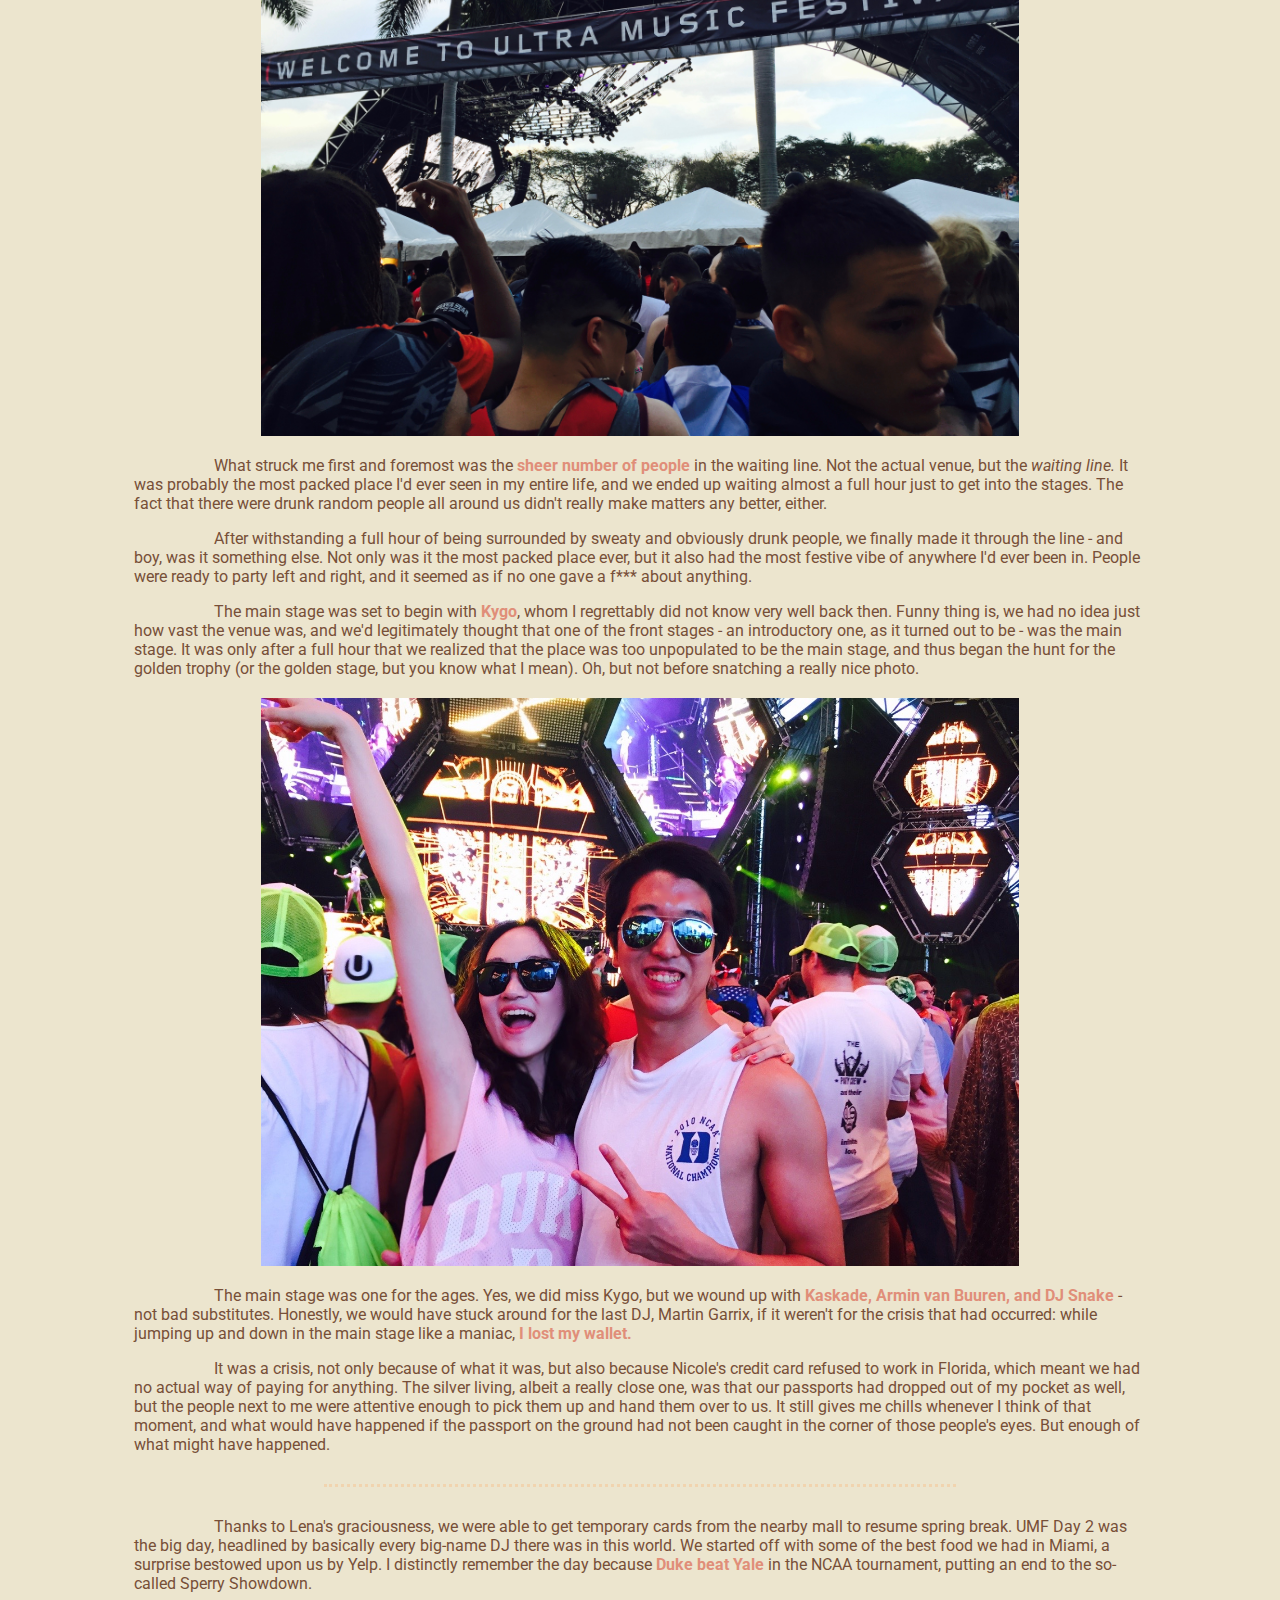
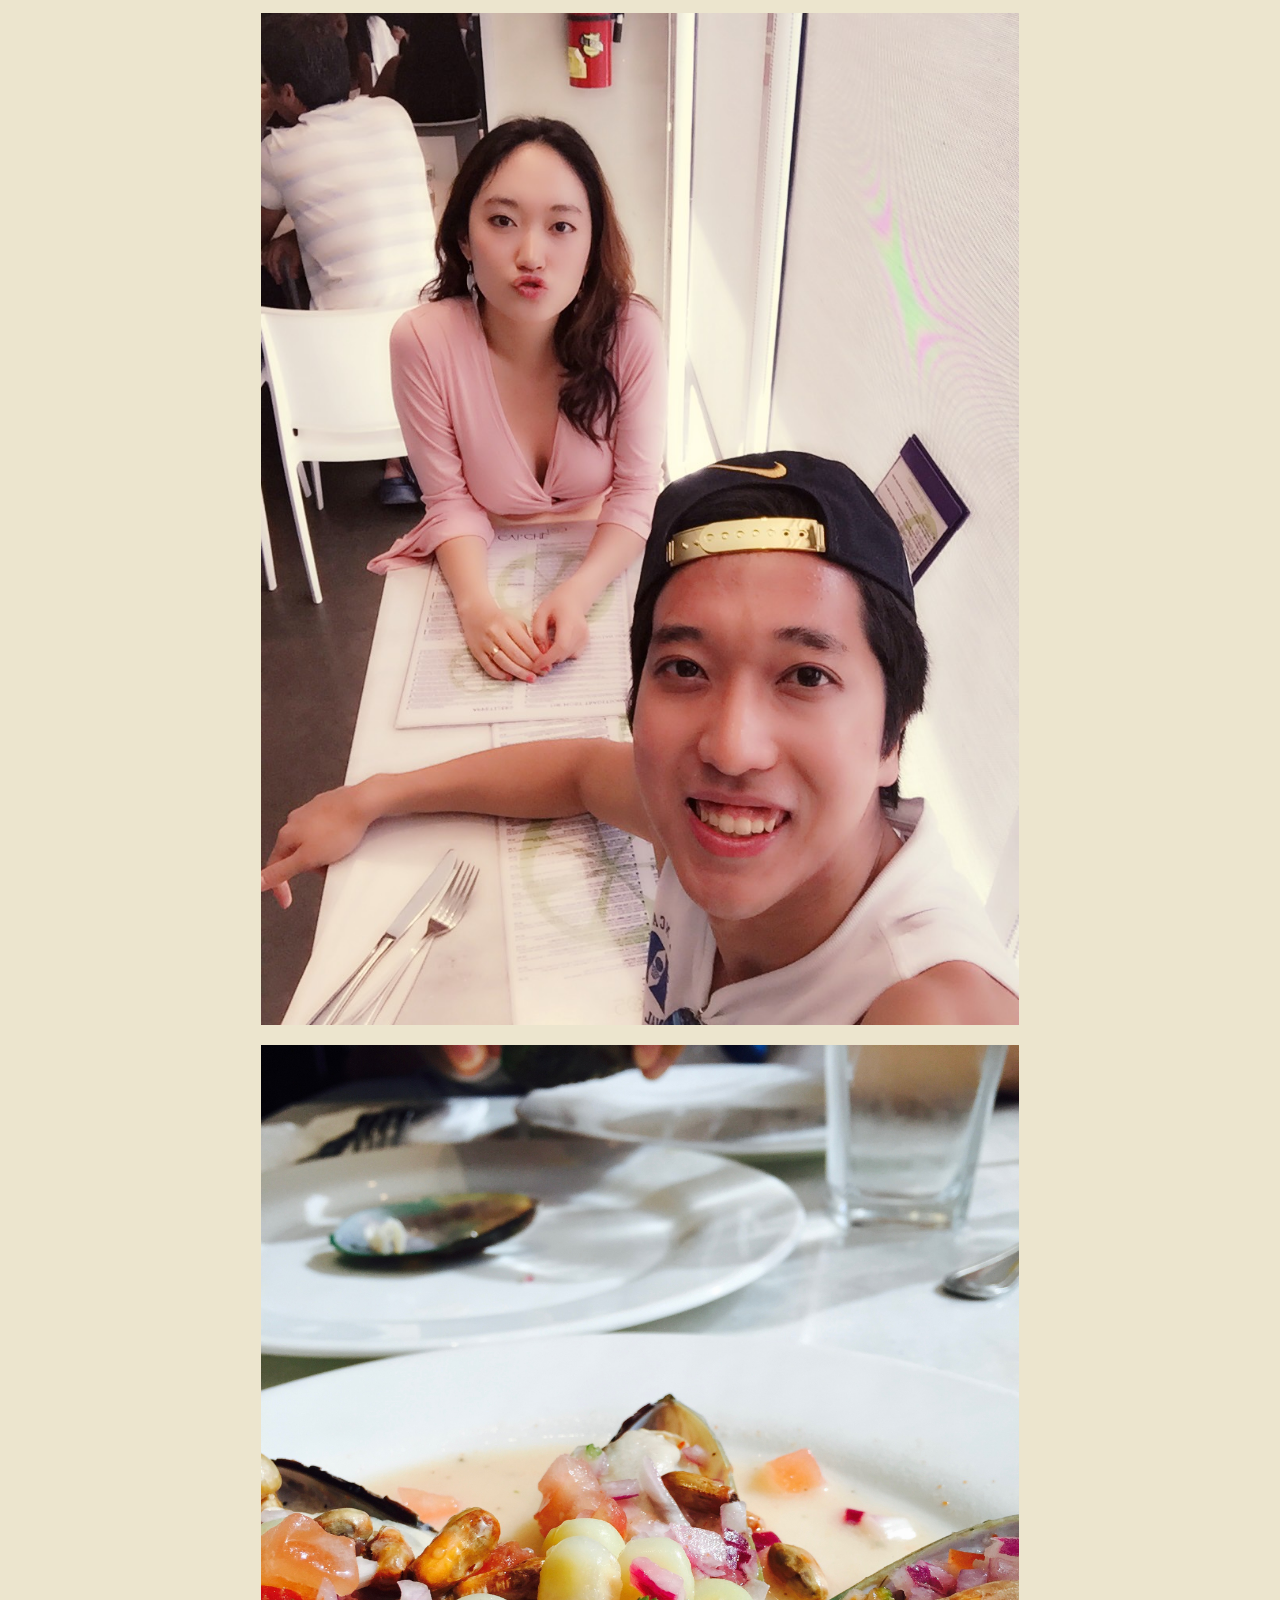
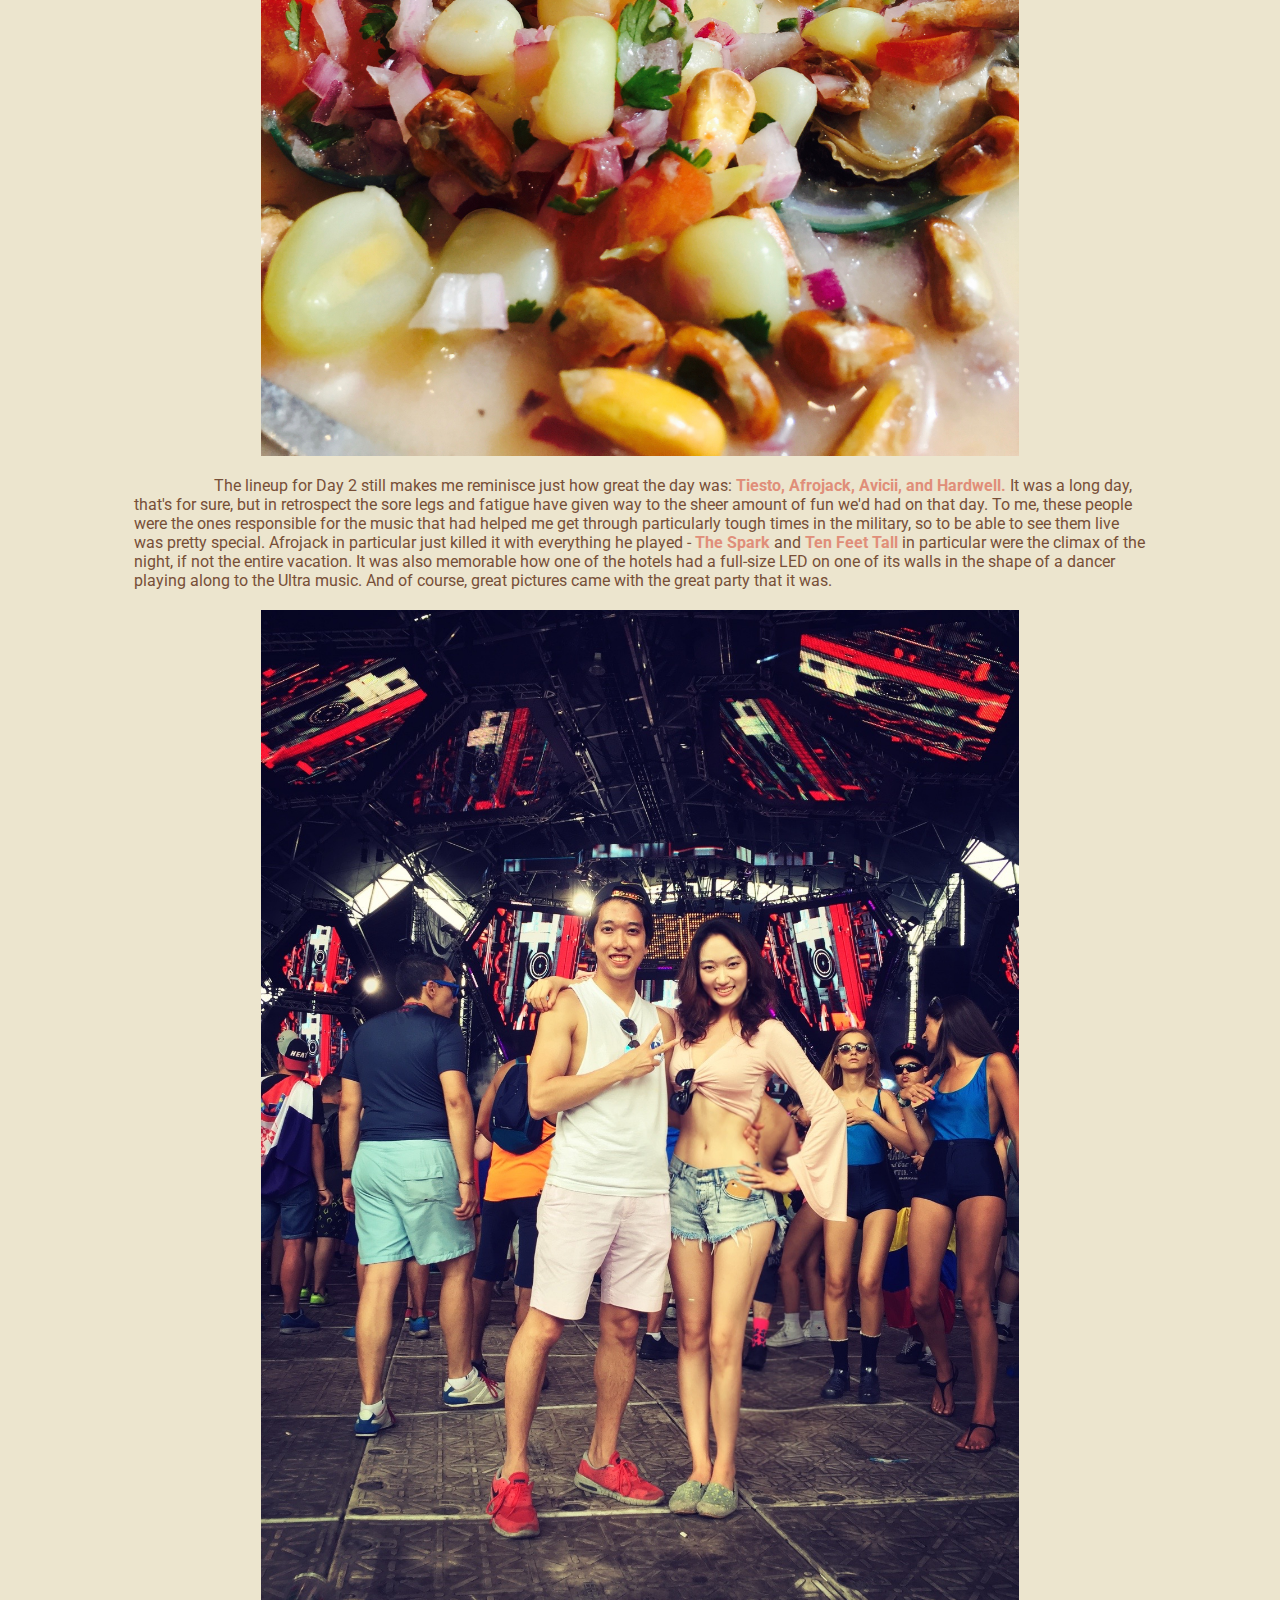
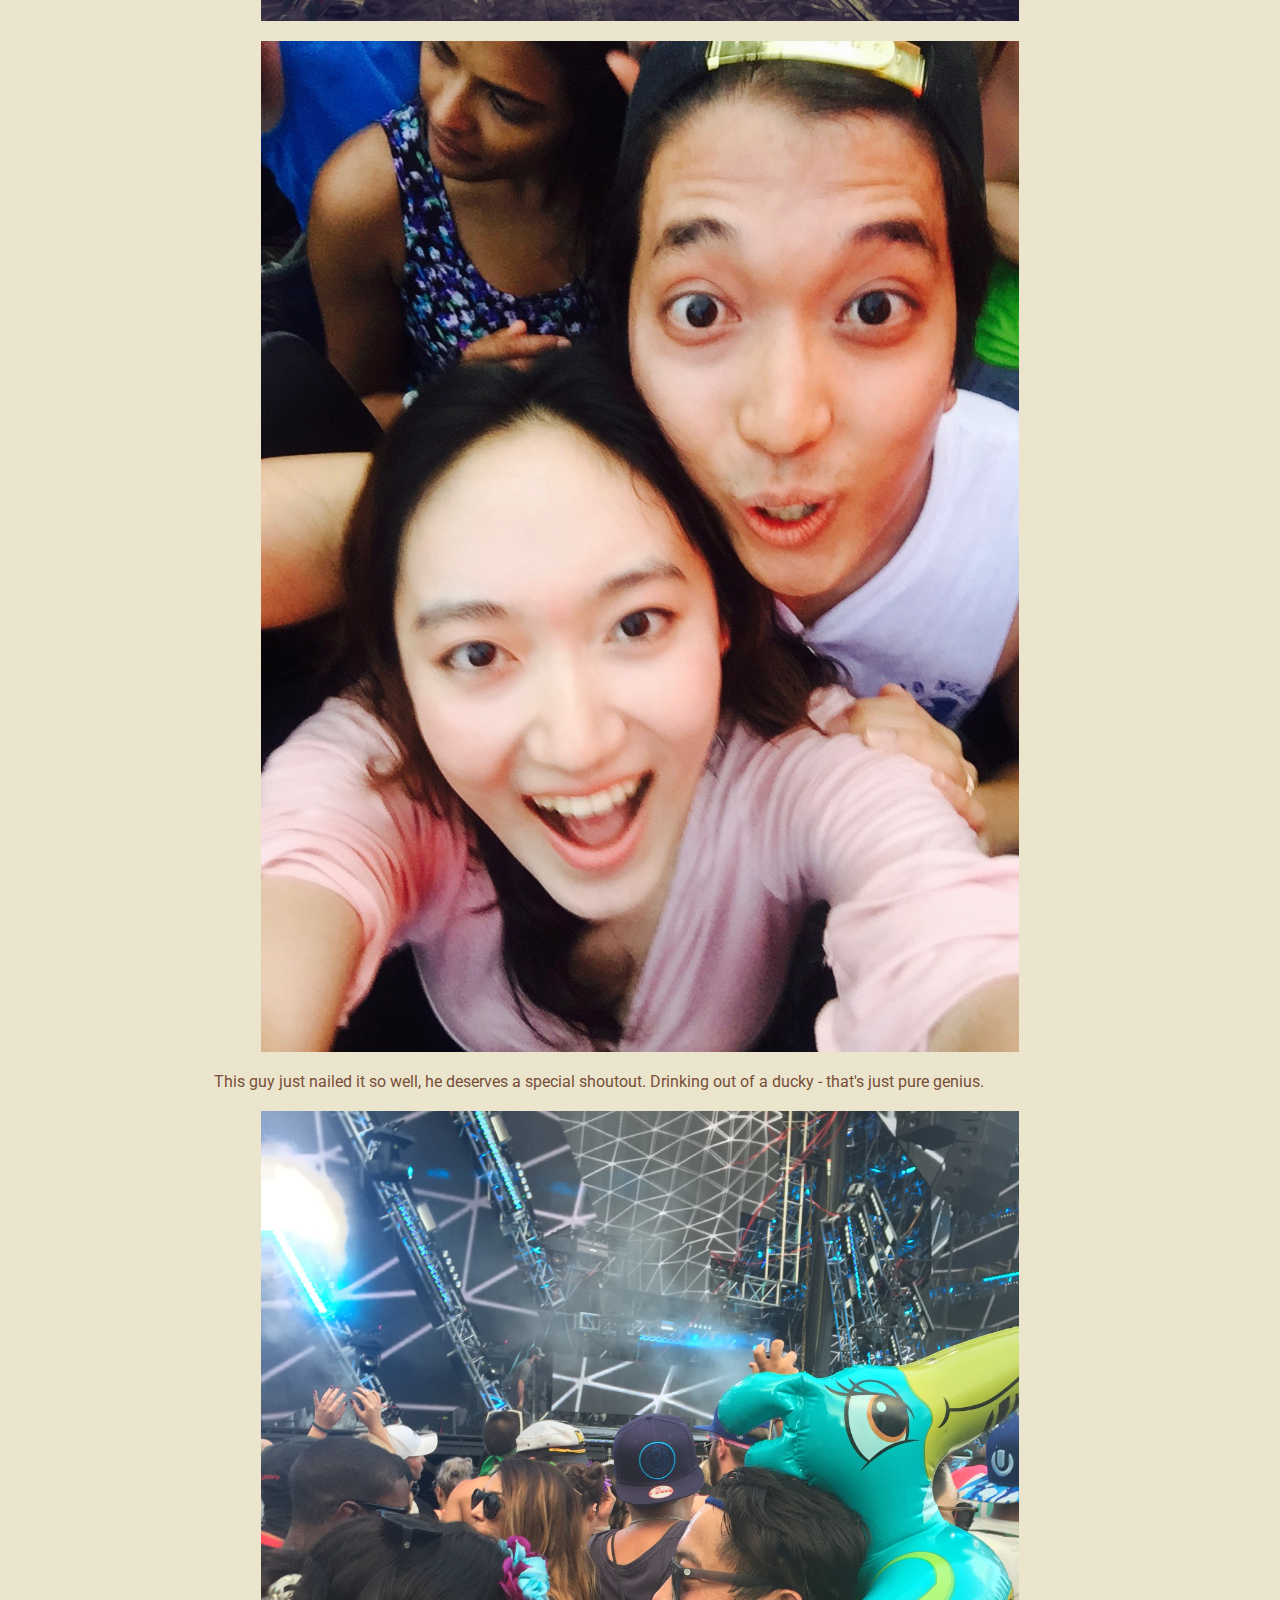
<file: posts/sem2.html>
<!DOCTYPE html>
<html>
    <head>
        <meta charset="utf-8">
        <title>365 Days of Nicole</title>
        <link href="https://fonts.googleapis.com/css?family=Gudea|Indie+Flower|Roboto" rel="stylesheet">
        <link rel="stylesheet" type="text/css" href="posts-stylesheet.css">
        <link rel="shortcut icon" href="../images/favicon.ico" />
        <style>
            
            
        </style>
    </head>
    <body>

      <h1 class="title">Chapter Four: Back At It Again</h1>

      <p>
        Fall semester was when we had established who we were and what we did. Spring semester was when we fully lived the world we had created. You can bet that many rules were broken along the way.
      </p>

      <div class="line">
      </div>
      
      <p>
        Spring semester was supposed to be much more lax than its fall counterpart, and a lot of it had to do with the fact that we had taken the entire semester to settle in. As a result, Nicole had secured an internship, I had adjusted back to college life, and the path to a quiet 4 months seemed to be paved out for us. <span class="hl">How naive.</span>
      </p>
      <p>
        As always, long-distance was the name of the game. Flowers and perfume did their share of the magic, but obviously no amount of material gifts could make up for the fact that we weren't physically together. Interestingly enough, these beautiful pictures of Nicole somehow belie the hardship that we had endured all throughout winter - just sit and watch.
      </p>
      <img src="../images/sem2/gift1.jpg">
      <img src="../images/sem2/gift2.jpg">
      <p>
        The numbing cold was definitely getting to Nicole, who disliked even the slightest hint of chills in the air. The quarter system dealt its blow as well, which meant that she would be <span class="hl">taking final exams as I was preparing for my first midterm.</span> I myself was going through a combination of tough coursework and the strain of securing something for my own summer plans, which led to its own share of anxiety.
        </p>
        <p>
        But this semester was unlike the last one in that for once, our school schedules had finally aligned, and we would end up spending two whole weeks together, the first half in the city of our choice (the second half was to be spent in Durham due to my spring break concluding much earlier than hers). That location, as was decided back in October, was none other than Miami, headlined by the three-day <span class="hl">Ultra Miami 2016</span>, also known as the <span class="hl">biggest party in the world</span> (or one of them, at least, but you know how slogans go). By no means were the tickets cheap, but we figured that it was one of those once-in-a-lifetime things that had to be done when we had the time and energy.
      </p>
      <p>
        
      </p>

      <div class="line">
      </div>

      <p>
        The trip started off surprisingly smooth on <span class="hl">March 18, 2016</span>. Our AirBnB host was extremely gracious, much more than what we'd expected, which really made us feel home. Upon first meeting her in a fashion district, she showed us around a rather fancy exhibit, followed by a late-night tour of the shoreside hotels on our way back home. The place itself was of impressive quality as well, especially considering how they were essentially one-fifth of the price we would have had to paid in hotels. The downside was distance, but we felt that a 20-minute drive from the UMF venue and downtown Miami was a small price to pay for the more-than-economic rent.
      </p>
      <img src="../images/sem2/us1.jpg">
      <img src="../images/sem2/us2.jpg">
      <p>
        Day one started off with the obvious: beaching. And despite the fact that it was only mid-March, the Miami heat (no pun intended) more than made up for what would otherwise have been a chilly water temperature. <span class="hl">Sunny Isles Beach</span> was a little detached from the more populated beaches, but it was all the better for us, considering how vast the beaches were and how relaxed the atmosphere was. After a beachside lunch at one of the Trump Towers (we're by no means his supporters, but boy was that building nice), it was time to get our feet wet - literally. These photos mostly speak for themselves.
      </p>
      <img src="../images/sem2/beach0.jpg">
      <img src="../images/sem2/beach1.jpg">
      <img src="../images/sem2/beach2.jpg">
      <img src="../images/sem2/beach3.jpg">
      <p class="caption">Yes, it was a little windy that day</p>
      <p>
        After a quick change of cloths (and an unfortunate Lyft scam), we were on our way to what we'd waited on for a good 6 months - <span>the party of our lives.</span> The event itself had begun at noon, but we had already decided that weren't going to stand there for 10+ hours. Besides, the more famous DJs were set to begin playing around 6PM anyways, so we weren't too sad about missing out on the first half of Ultra.
      </p>
      <div class="line">
      </div>
      <img src="../images/sem2/gate.jpg">
      <p>
        What struck me first and foremost was the <span class="hl">sheer number of people</span> in the waiting line. Not the actual venue, but the <em>waiting line.</em> It was probably the most packed place I'd ever seen in my entire life, and we ended up waiting almost a full hour just to get into the stages. The fact that there were drunk random people all around us didn't really make matters any better, either. 
      </p>
      <p>
        After withstanding a full hour of being surrounded by sweaty and obviously drunk people, we finally made it through the line - and boy, was it something else. Not only was it the most packed place ever, but it also had the most festive vibe of anywhere I'd ever been in. People were ready to party left and right, and it seemed as if no one gave a f*** about anything.
      </p>
      <p>
        The main stage was set to begin with <span class='hl'>Kygo</span>, whom I regrettably did not know very well back then. Funny thing is, we had no idea just how vast the venue was, and we'd legitimately thought that one of the front stages - an introductory one, as it turned out to be - was the main stage. It was only after a full hour that we realized that the place was too unpopulated to be the main stage, and thus began the hunt for the golden trophy (or the golden stage, but you know what I mean). Oh, but not before snatching a really nice photo.
      </p>
      <img src="../images/sem2/dayone.jpg">
      <p>
        The main stage was one for the ages. Yes, we did miss Kygo, but we wound up with <span class="hl">Kaskade, Armin van Buuren, and DJ Snake</span> - not bad substitutes. Honestly, we would have stuck around for the last DJ, Martin Garrix, if it weren't for the crisis that had occurred: while jumping up and down in the main stage like a maniac, <span class="hl">I lost my wallet.</span> 
      </p>
      <p>
        It was a crisis, not only because of what it was, but also because Nicole's credit card refused to work in Florida, which meant we had no actual way of paying for anything. The silver living, albeit a really close one, was that our passports had dropped out of my pocket as well, but the people next to me were attentive enough to pick them up and hand them over to us. It still gives me chills whenever I think of that moment, and what would have happened if the passport on the ground had not been caught in the corner of those people's eyes. But enough of what might have happened.
      </p>
      <div class="line">
      </div>
      <p>
        Thanks to Lena's graciousness, we were able to get temporary cards from the nearby mall to resume spring break. UMF Day 2 was the big day, headlined by basically every big-name DJ there was in this world. We started off with some of the best food we had in Miami, a surprise bestowed upon us by Yelp. I distinctly remember the day because <span class="hl">Duke beat Yale</span> in the NCAA tournament, putting an end to the so-called Sperry Showdown.
      </p>
      <img src="../images/sem2/lunch.jpg">
      <img src="../images/sem2/lunch2.jpg">
      <p>
        The lineup for Day 2 still makes me reminisce just how great the day was: <span class="hl">Tiesto, Afrojack, Avicii, and Hardwell.</span> It was a long day, that's for sure, but in retrospect the sore legs and fatigue have given way to the sheer amount of fun we'd had on that day. To me, these people were the ones responsible for the music that had helped me get through particularly tough times in the military, so to be able to see them live was pretty special. Afrojack in particular just killed it with everything he played - <span class="hl">The Spark</span> and <span class="hl">Ten Feet Tall</span> in particular were the climax of the night, if not the entire vacation. It was also memorable how one of the hotels had a full-size LED on one of its walls in the shape of a dancer playing along to the Ultra music. And of course, great pictures came with the great party that it was.
      </p>
      <img src="../images/sem2/daytwo.jpg">
      <img src="../images/sem2/daytwo2.jpg">
      <p>
        This guy just nailed it so well, he deserves a special shoutout. Drinking out of a ducky - that's just pure genius.
      </p>
      <img src="../images/sem2/ducky.jpg">
      <div class="line">
      </div>
      <p>
        And just like that, the last day in Miami had come. We started off with a visit to <span class="hl">Lincoln Road Mall</span>, where the major takeaway was, of all things, fruit froyo (it really was that good. The exquisite flavors were honestly very surprising, almost mind-blowing). 
      </p>
      <img src="../images/sem2/lincoln.jpg">
      <p class="caption">Remember this street?</p>
      <img src="../images/sem2/juice.jpg">
      <p class="caption">Someone really enjoyed the frozen mango juice</p>
      <img src="../images/sem2/froyo.jpg">
      <p class="caption">The Real MVP</p>
      <img src="../images/sem2/daythree.jpg">

      <p>
        The last day in UMF was headlined by none other than <span class="hl">David Guetta</span>, the man himself. As soon as he played Bang My Head my instantaneously lost it - God I love that song. We also came to realize how exciting the other stages were, so we started venturing off to the smaller stages, which we ended up enjoying a lot more than we'd thought.  
      </p>
      <img src="../images/sem2/daythree2.jpg">
      <img src="../images/sem2/daythree3.jpg">
      <div class="line">
      </div> 
      <p>
        And with that, Miami had come to an end. Normally we would have been sad to see the vacation end - and we kind of were, but not really. Because what followed was a whole week of extended vacation, this time at Duke. It really was the good times. That being said, it was our first - and until now, only - extended break that the two of us had entirely to ourselves, without anything bothering us. As we bid farewell to Miami, I remember us discussing when the next time we would spend such a long time away together would be. We have yet to know, but one thing we do know for sure: <span class="hl">that it paved the way for the first of many journeys to come.</span>
      </p>






    
        
    
    </body>
</html>
</file>
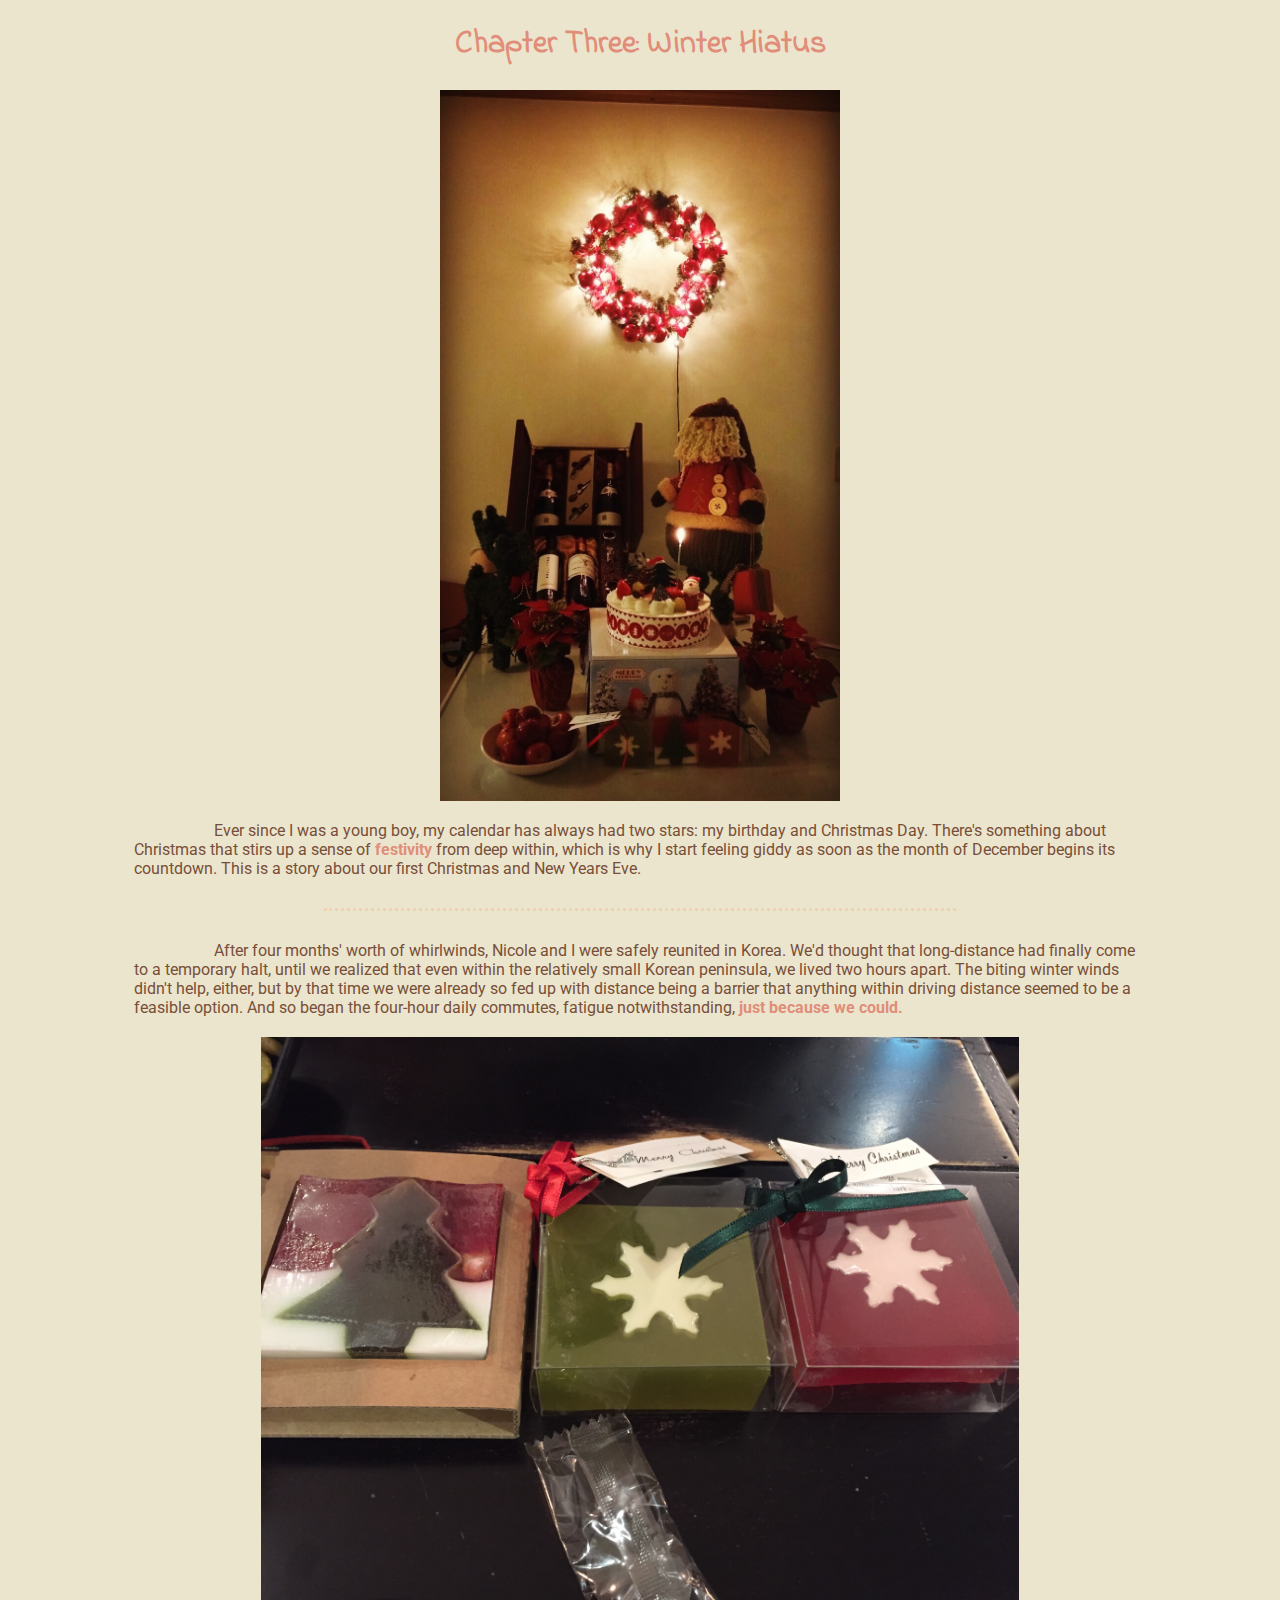
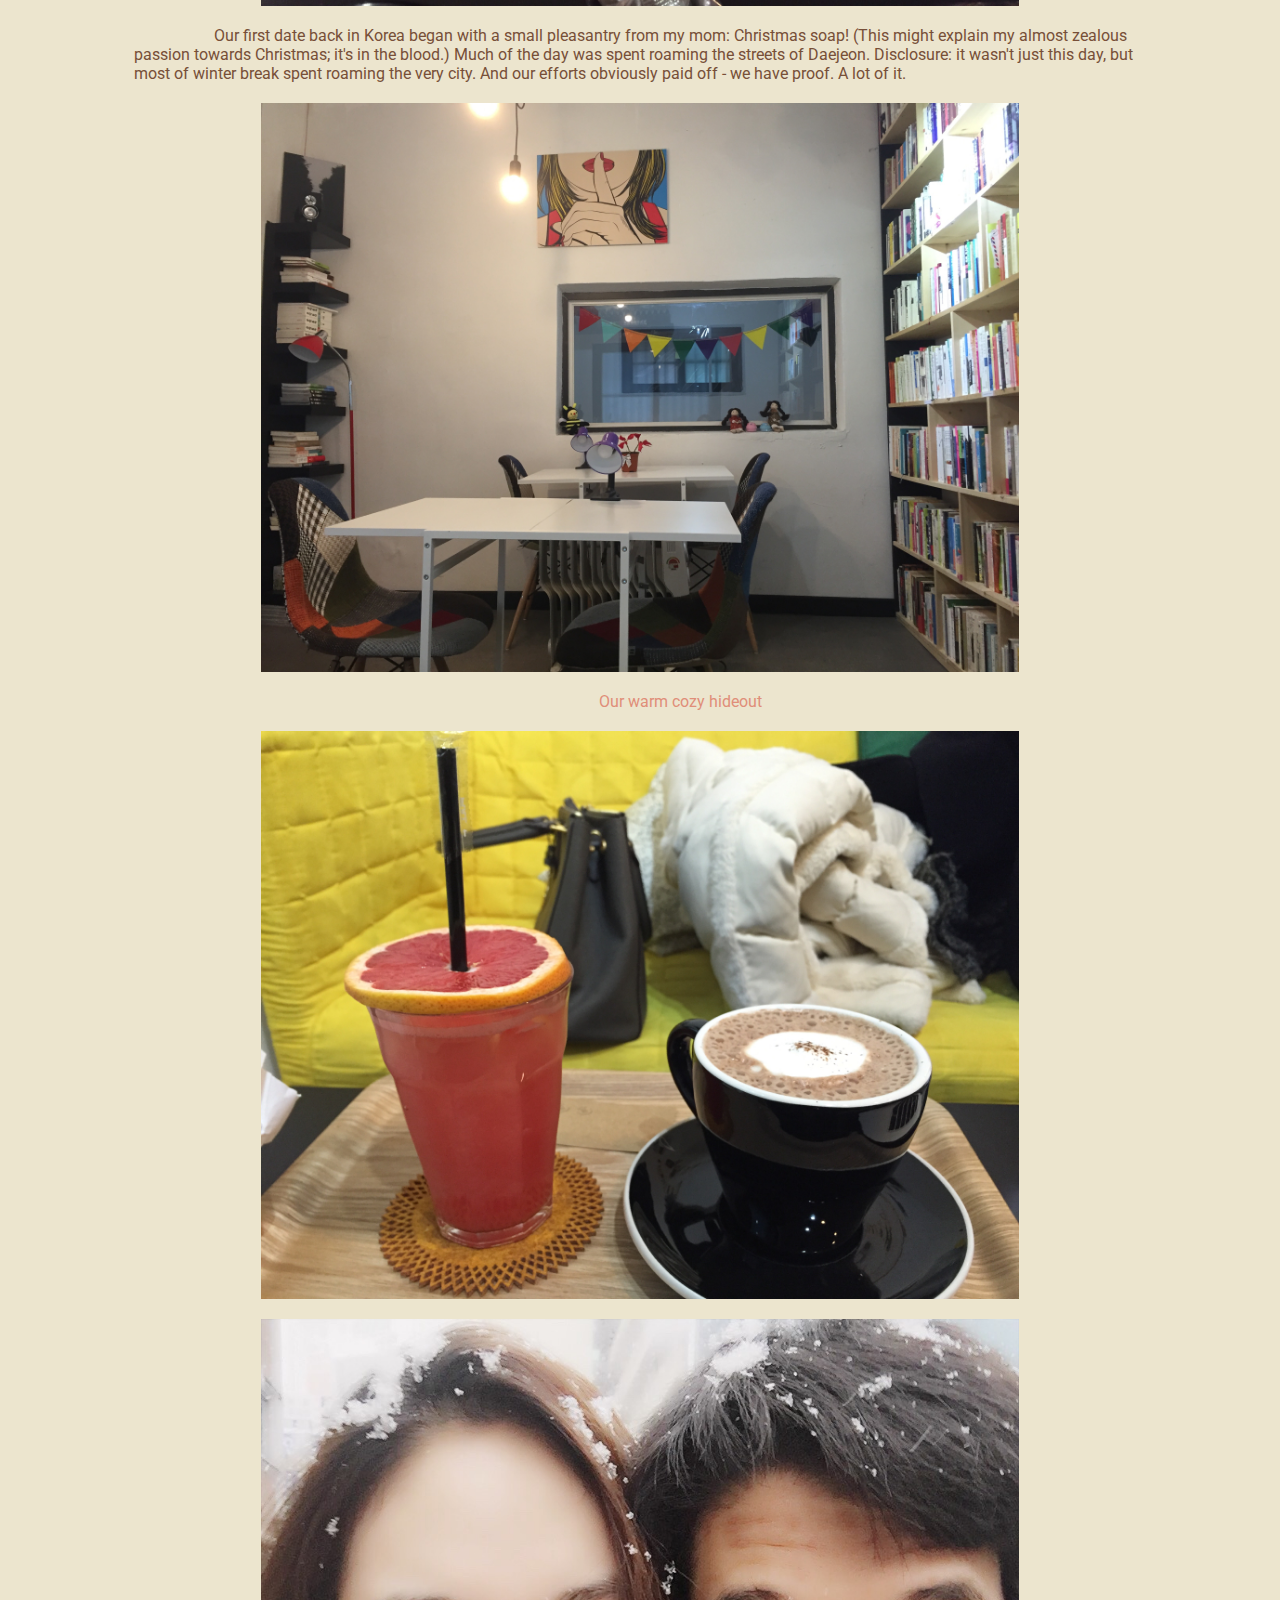
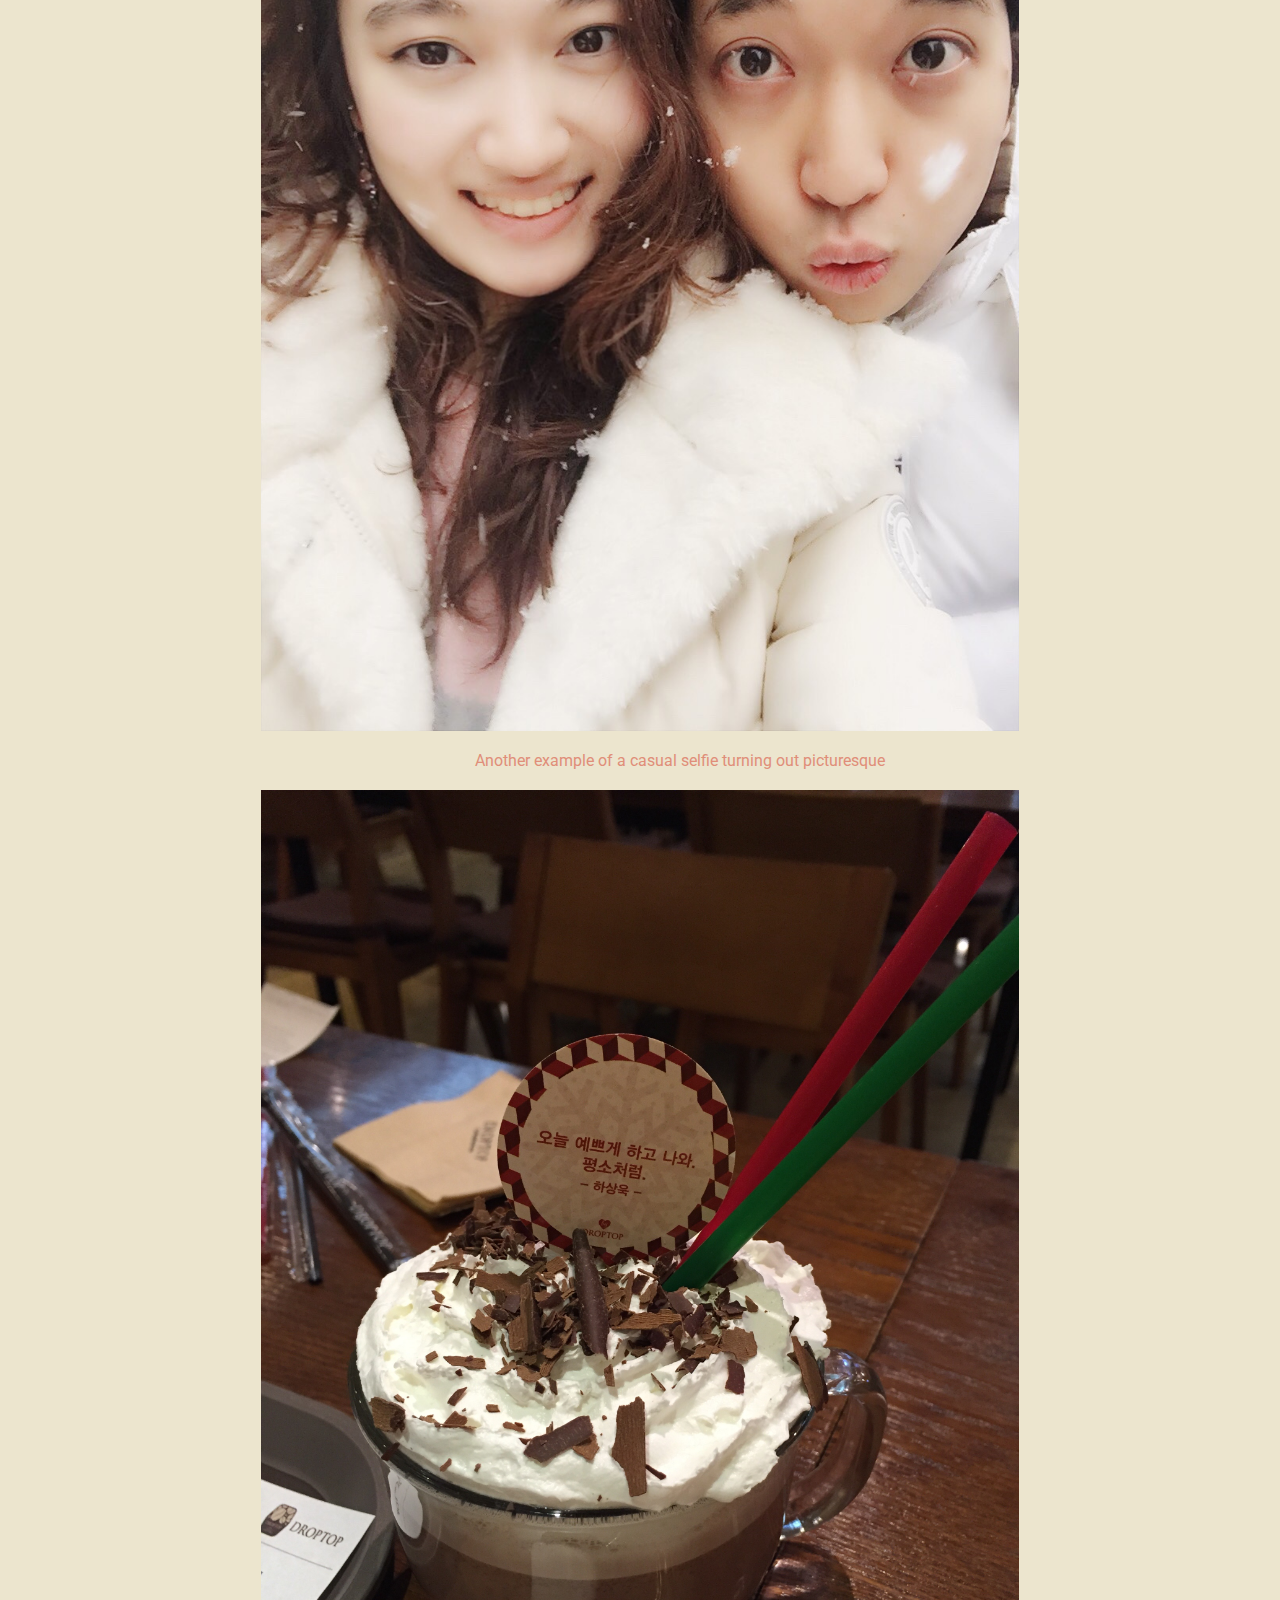
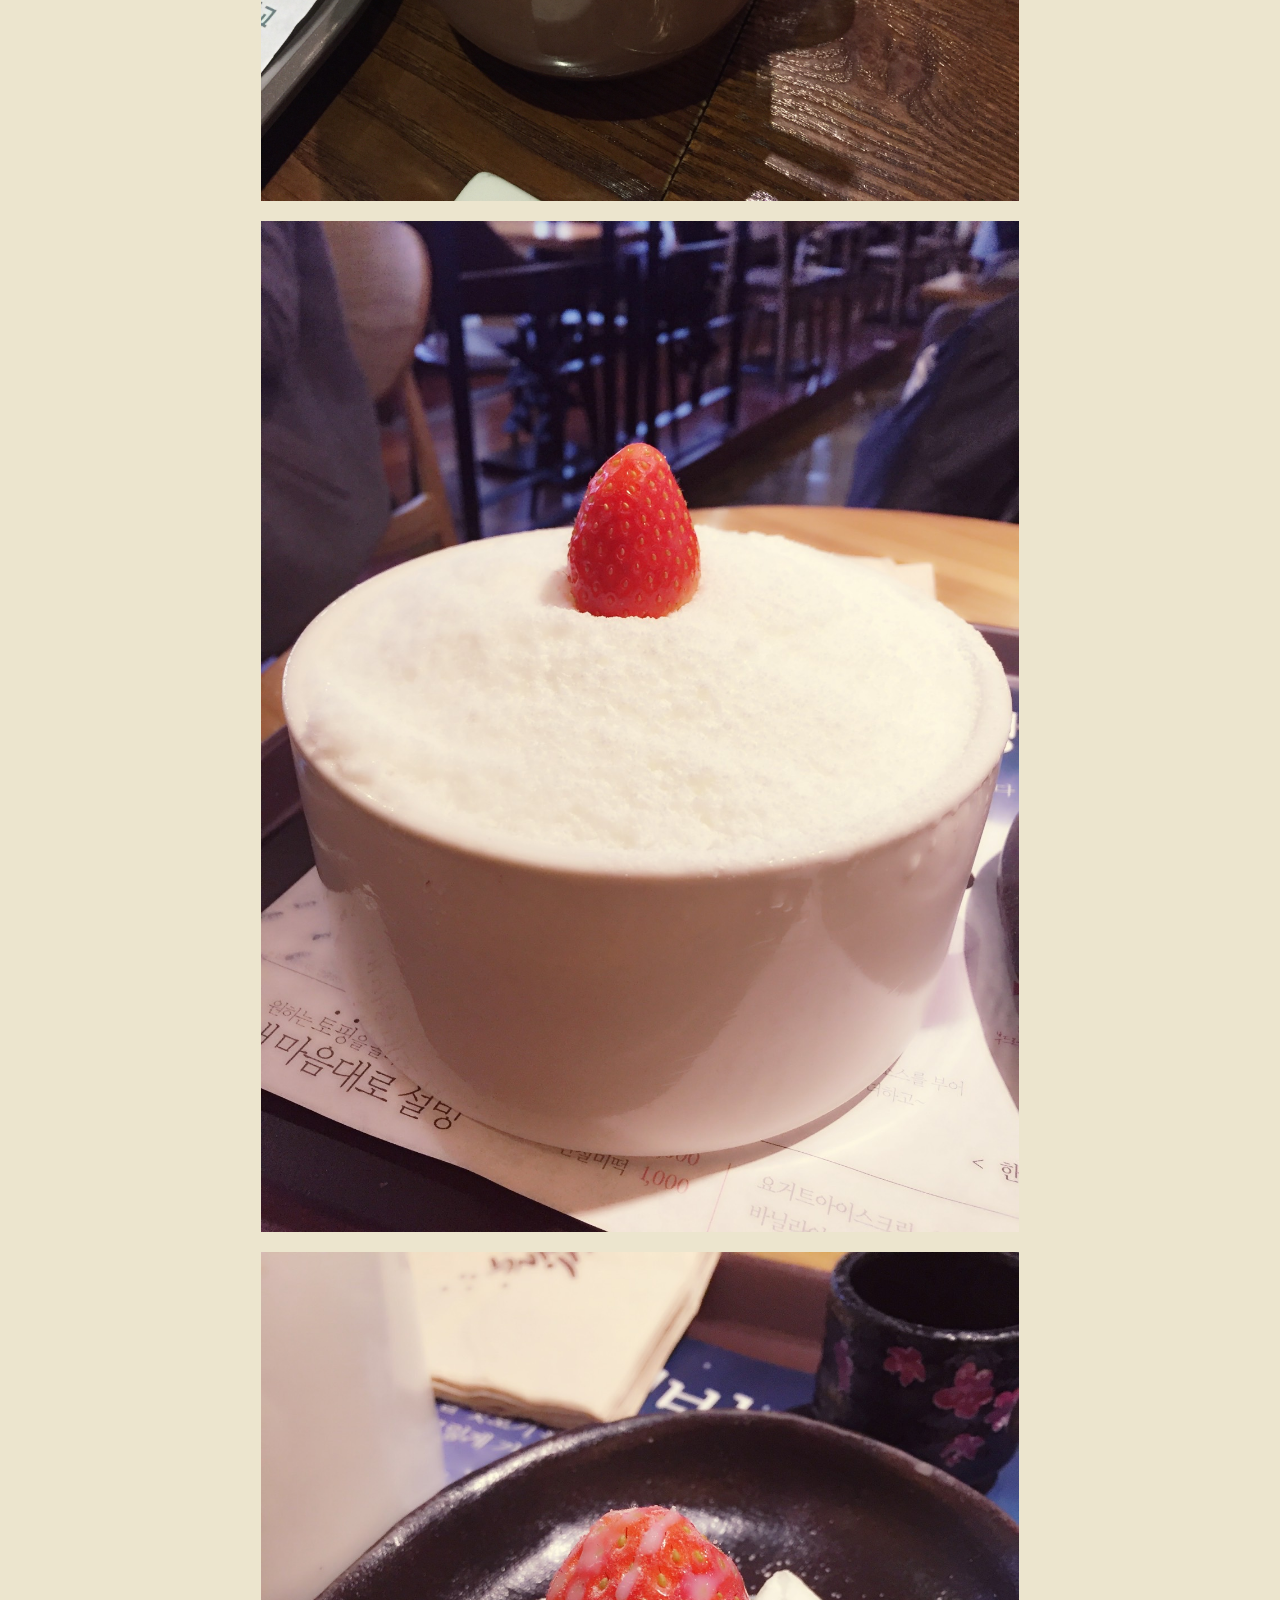
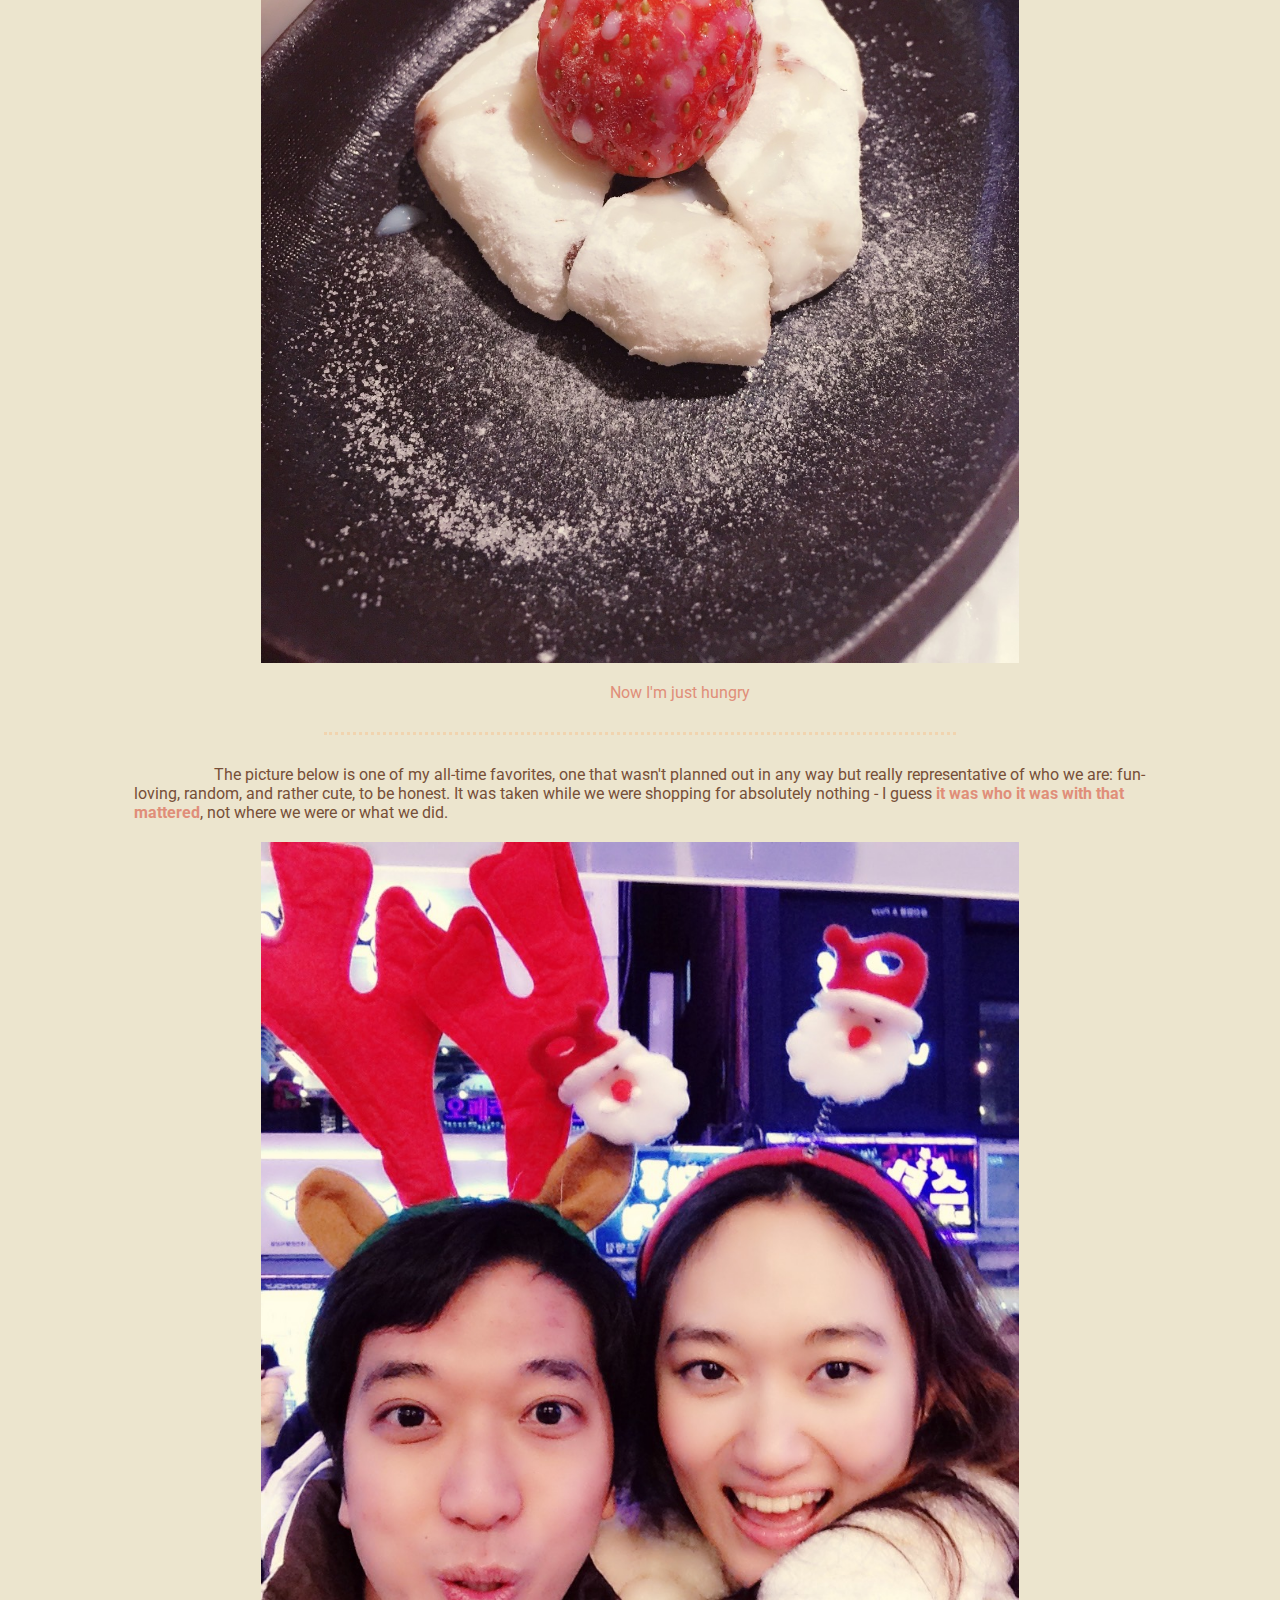
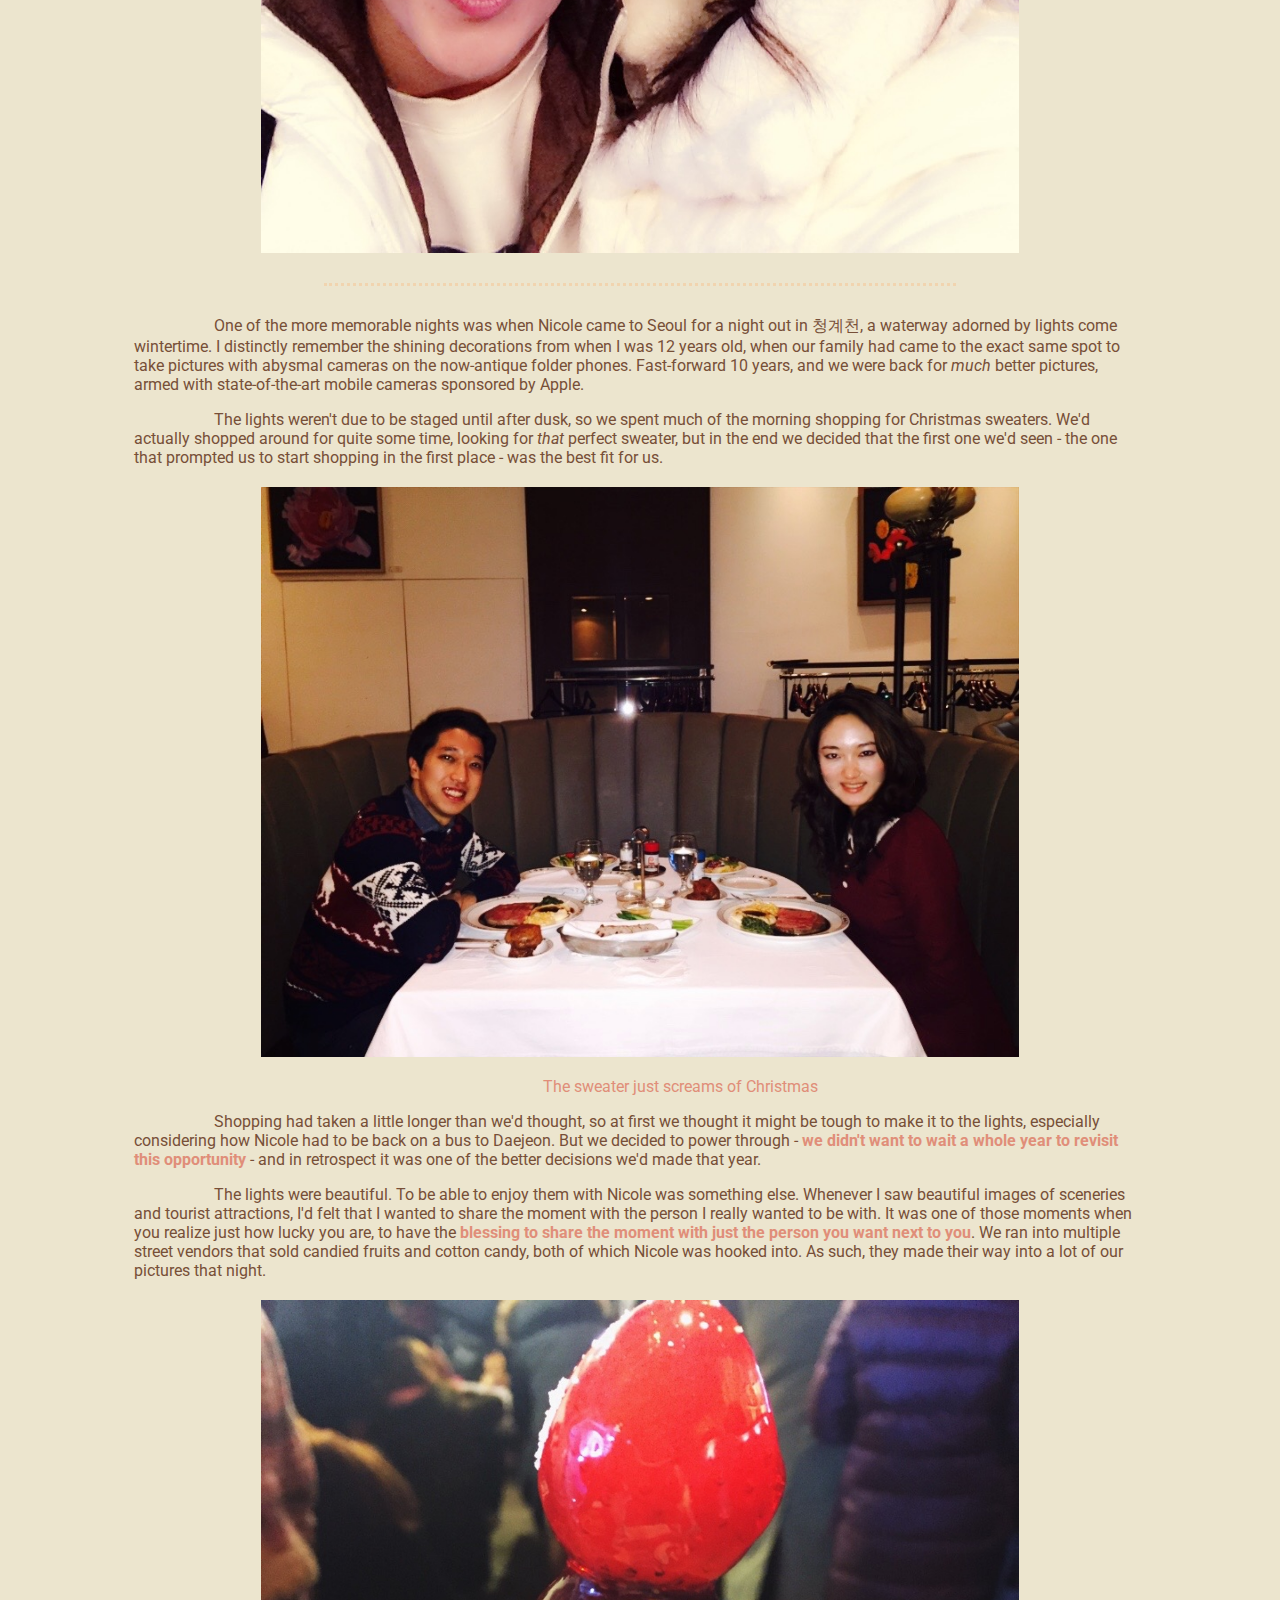
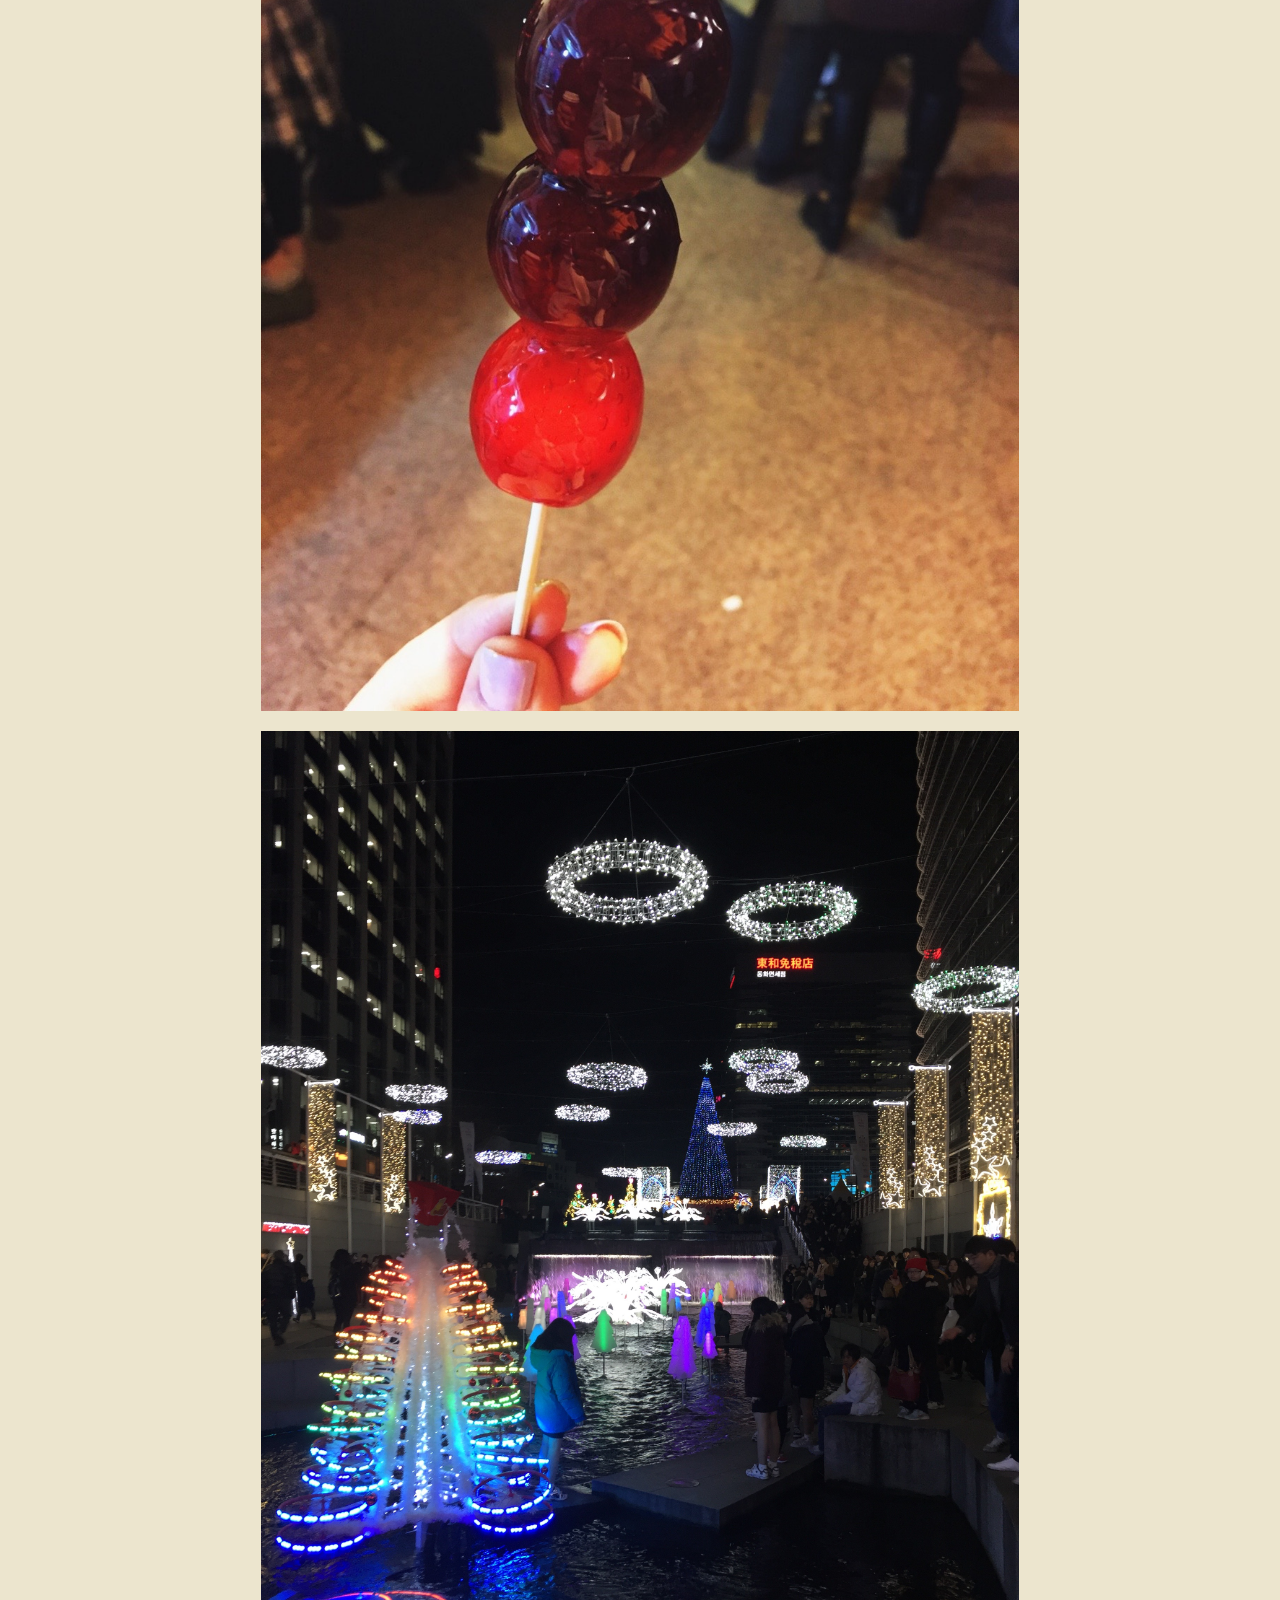
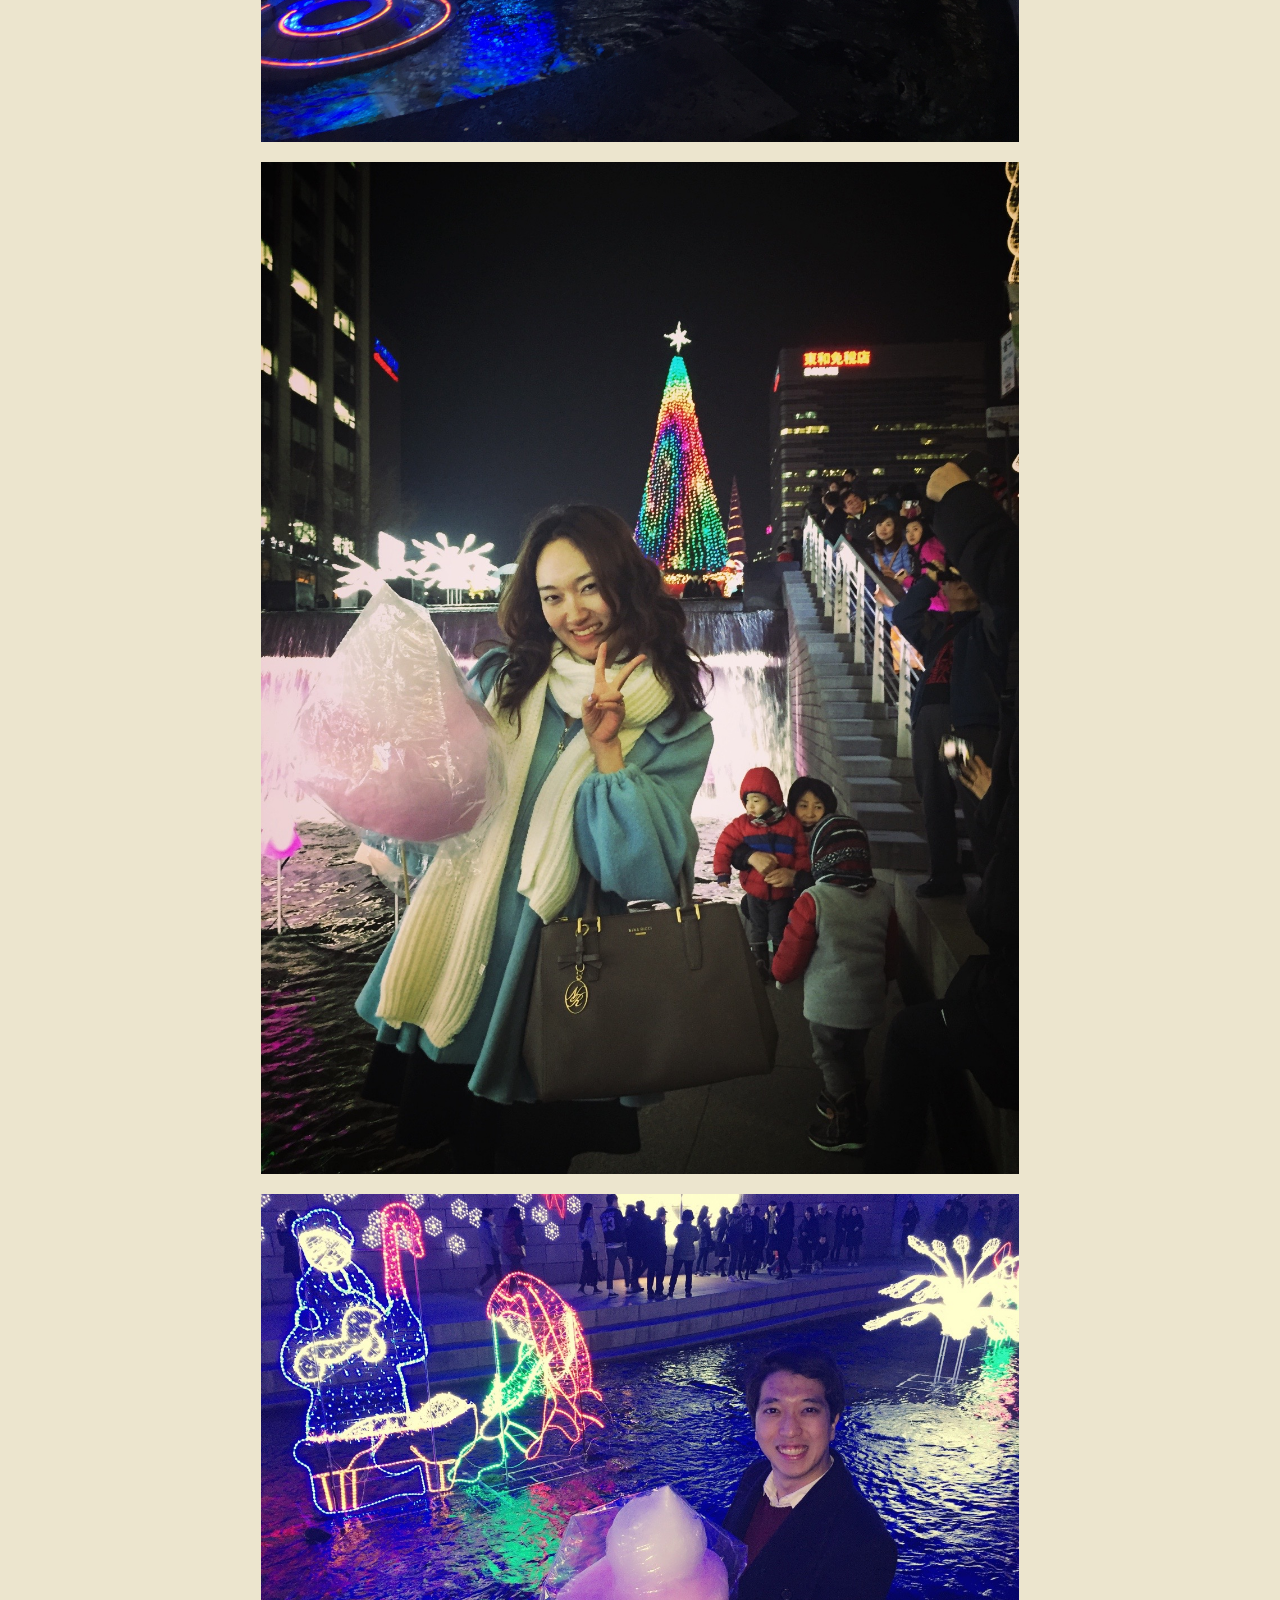
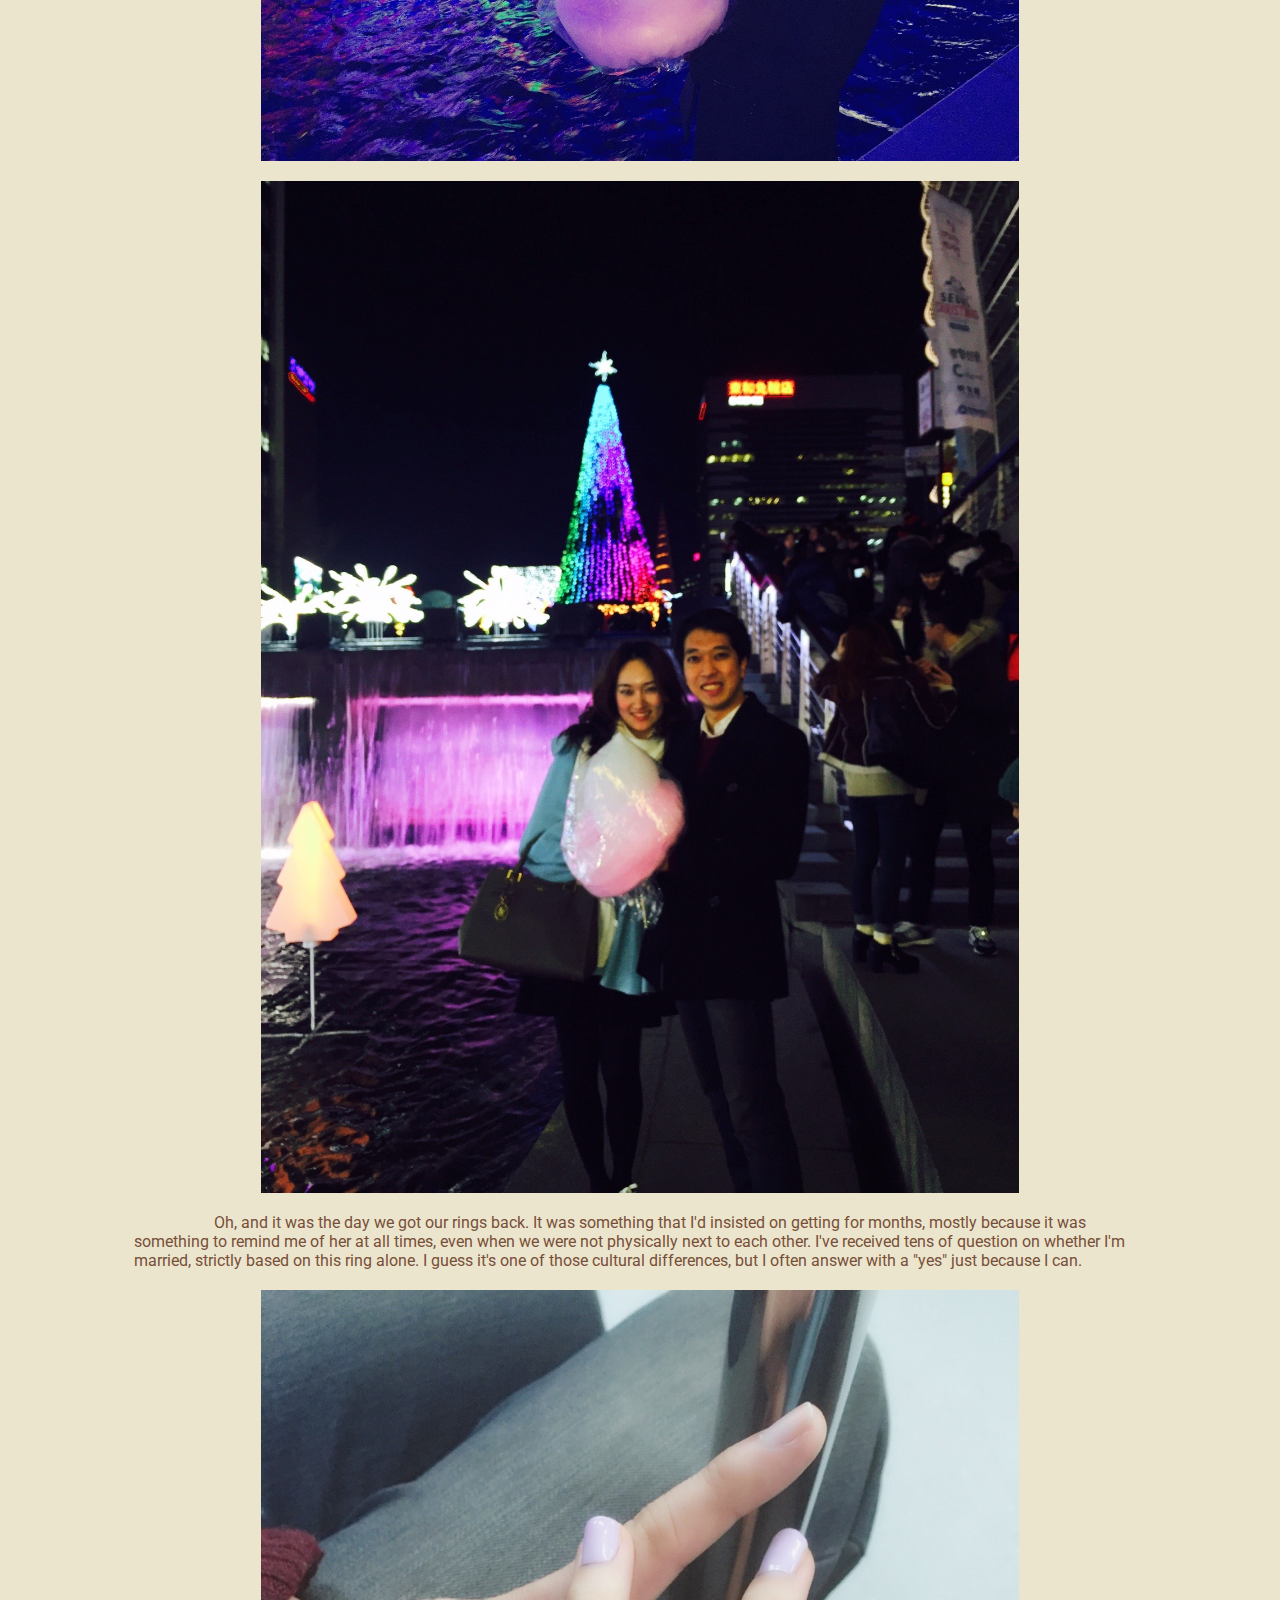
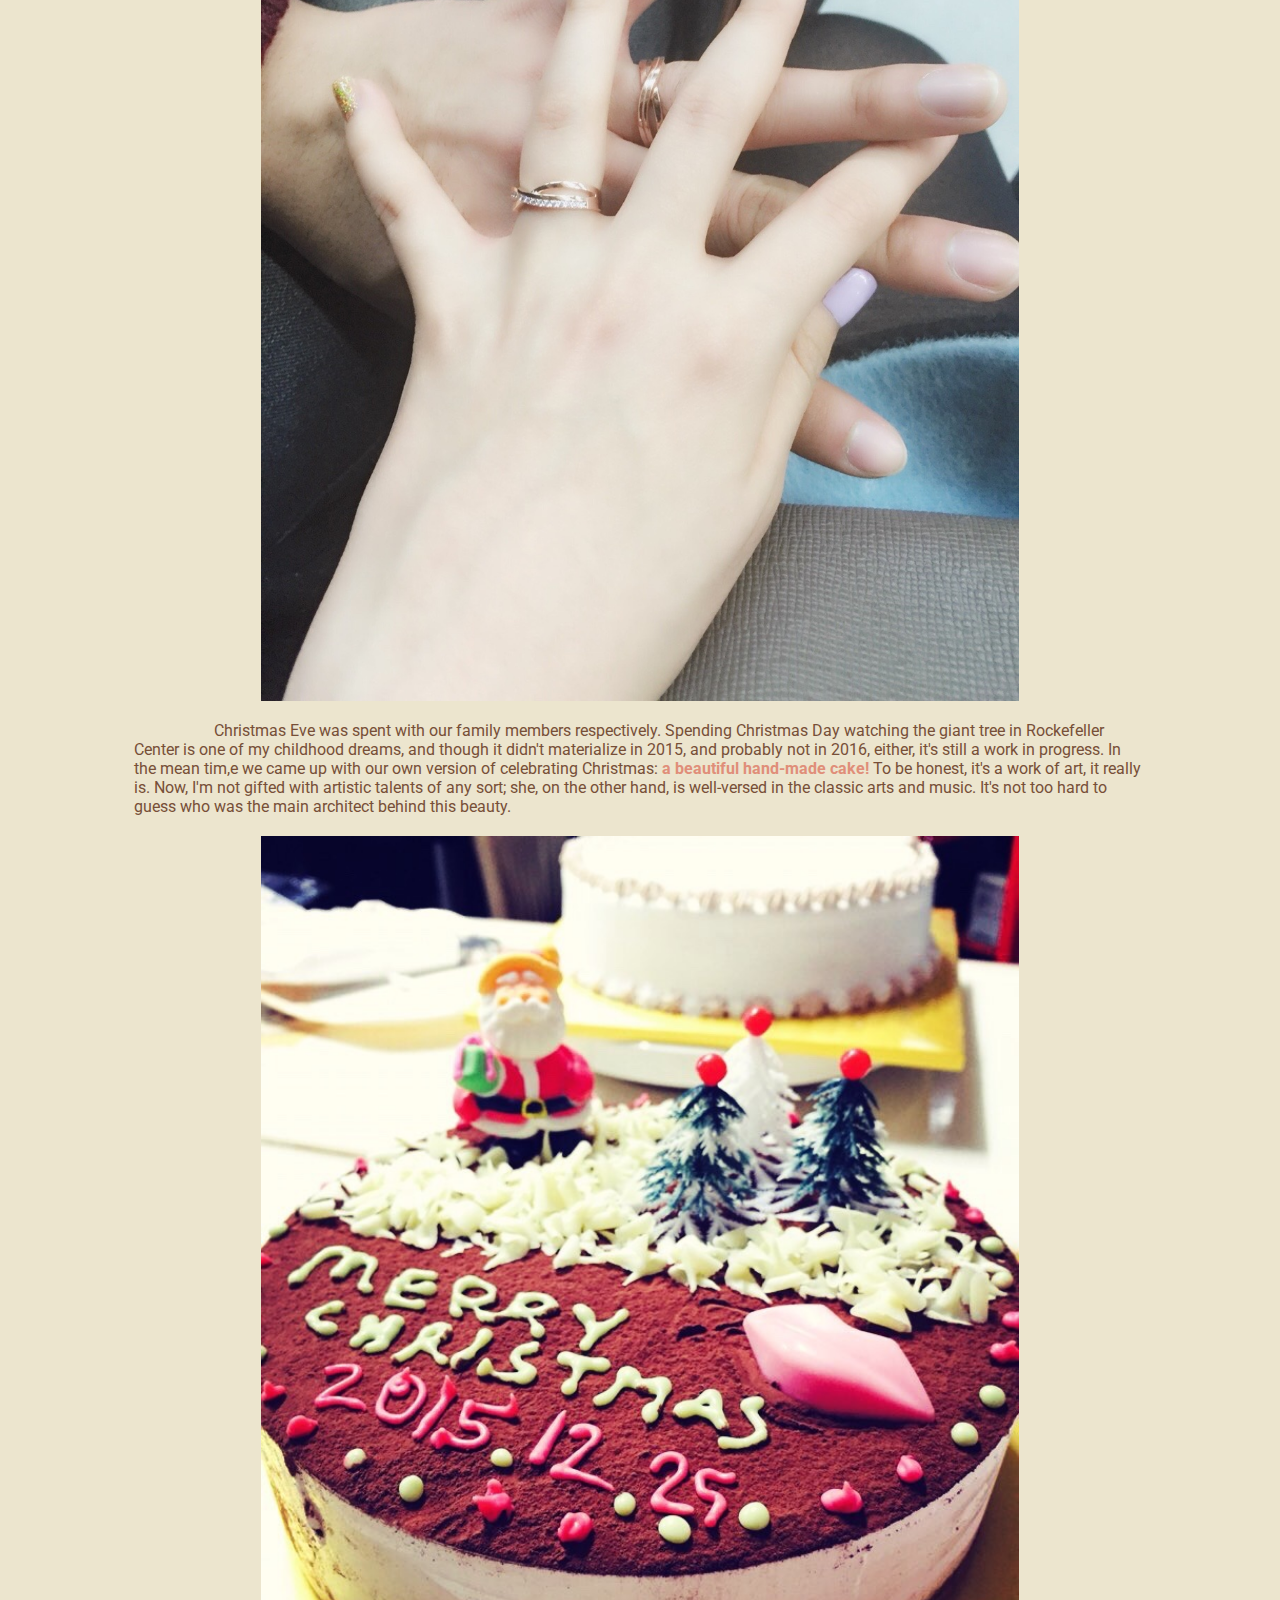
<file: posts/winter.html>
<!DOCTYPE html>
<html>
    <head>
        <meta charset="utf-8">
        <title>365 Days of Nicole</title>
        <link href="https://fonts.googleapis.com/css?family=Gudea|Indie+Flower|Roboto" rel="stylesheet">
        <link rel="stylesheet" type="text/css" href="posts-stylesheet.css">
        <link rel="shortcut icon" href="../images/favicon.ico" />
        <style>
            
            
        </style>
    </head>
    <body>

      <h1 class="title">Chapter Three: Winter Hiatus</h1>

      <img src="../images/winter/deco.jpg" style="width: 400px">

      <p>
        Ever since I was a young boy, my calendar has always had two stars: my birthday and Christmas Day. There's something about Christmas that stirs up a sense of <span class="hl">festivity</span> from deep within, which is why I start feeling giddy as soon as the month of December begins its countdown. This is a story about our first Christmas and New Years Eve.
      </p>
      <div class="line">
      </div>
      <p>
        After four months' worth of whirlwinds, Nicole and I were safely reunited in Korea. We'd thought that long-distance had finally come to a temporary halt, until we realized that even within the relatively small Korean peninsula, we lived two hours apart. The biting winter winds didn't help, either, but by that time we were already so fed up with distance being a barrier that anything within driving distance seemed to be a feasible option. And so began the four-hour daily commutes, fatigue notwithstanding, <span class="hl">just because we could.</span>
      </p>
      <img src="../images/winter/soap.jpg">
      <p>
        Our first date back in Korea began with a small pleasantry from my mom: Christmas soap! (This might explain my almost zealous passion towards Christmas; it's in the blood.) Much of the day was spent roaming the streets of Daejeon. Disclosure: it wasn't just this day, but most of winter break spent roaming the very city. And our efforts obviously paid off - we have proof. A lot of it.
      </p>
      <img src="../images/winter/cafe.jpg">
      <p class="caption">Our warm cozy hideout</p>
      <img src="../images/winter/juice.jpg">
      <img src="../images/winter/snow.jpg">
      <p class="caption">Another example of a casual selfie turning out picturesque</p>
      <img src="../images/winter/coffee.jpg">
      <img src="../images/winter/bingsu1.jpg">
      <img src="../images/winter/bingsu2.jpg">
      <p class="caption">Now I'm just hungry</p>
      <div class="line">
      </div>
      <p>
        The picture below is one of my all-time favorites, one that wasn't planned out in any way but really representative of who we are: fun-loving, random, and rather cute, to be honest. It was taken while we were shopping for absolutely nothing - I guess <span class="hl">it was who it was with that mattered</span>, not where we were or what we did.
      </p>
      <img src="../images/winter/rudolph.jpg">
      <div class="line">
      </div>
      <p>
        One of the more memorable nights was when Nicole came to Seoul for a night out in 청계천, a waterway adorned by lights come wintertime. I distinctly remember the shining decorations from when I was 12 years old, when our family had came to the exact same spot to take pictures with abysmal cameras on the now-antique folder phones. Fast-forward 10 years, and we were back for <em>much</em> better pictures, armed with state-of-the-art mobile cameras sponsored by Apple. 
      </p>
      <p>
        The lights weren't due to be staged until after dusk, so we spent much of the morning shopping for Christmas sweaters. We'd actually shopped around for quite some time, looking for <em>that</em> perfect sweater, but in the end we decided that the first one we'd seen - the one that prompted us to start shopping in the first place - was the best fit for us.
      </p>
      <img src="../images/winter/sweater.jpg">
      <p class="caption">The sweater just screams of Christmas</p>
      <p>
        Shopping had taken a little longer than we'd thought, so at first we thought it might be tough to make it to the lights, especially considering how Nicole had to be back on a bus to Daejeon. But we decided to power through - <span class="hl">we didn't want to wait a whole year to revisit this opportunity</span> - and in retrospect it was one of the better decisions we'd made that year.
      </p>
      <p>
        The lights were beautiful. To be able to enjoy them with Nicole was something else. Whenever I saw beautiful images of sceneries and tourist attractions, I'd felt that I wanted to share the moment with the person I really wanted to be with. It was one of those moments when you realize just how lucky you are, to have the <span class="hl">blessing to share the moment with just the person you want next to you</span>. We ran into multiple street vendors that sold candied fruits and cotton candy, both of which Nicole was hooked into. As such, they made their way into a lot of our pictures that night.
      </p>
      <img src="../images/winter/stream0.jpg">
      <img src="../images/winter/stream1.jpg">
      <img src="../images/winter/stream2.jpg">
      <img src="../images/winter/stream3.jpg">
      <img src="../images/winter/stream4.jpg">
      <p>
        Oh, and it was the day we got our rings back. It was something that I'd insisted on getting for months, mostly because it was something to remind me of her at all times, even when we were not physically next to each other. I've received tens of question on whether I'm married, strictly based on this ring alone. I guess it's one of those cultural differences, but I often answer with a "yes" just because I can.
      </p>
      <img src="../images/winter/ring.jpg">
      <p>
        Christmas Eve was spent with our family members respectively. Spending Christmas Day watching the giant tree in Rockefeller Center is one of my childhood dreams, and though it didn't materialize in 2015, and probably not in 2016, either, it's still a work in progress. In the mean tim,e we came up with our own version of celebrating Christmas: <span class="hl">a beautiful hand-made cake!</span> To be honest, it's a work of art, it really is. Now, I'm not gifted with artistic talents of any sort; she, on the other hand, is well-versed in the classic arts and music. It's not too hard to guess who was the main architect behind this beauty.
      </p>
      <img src="../images/winter/cake.jpg">
      <img src="../images/winter/cake1.jpg">
      <div class="line">
      </div>
      <p>
        2015 was, by all accounts, an amazing year. I was discharged from the Army, worked at an amazing company, and successfully completed another semester. But the cherry on the top was that serendipitous dinner on July 7th, after which my life took a turn for the better, to say the very least. Ever since then, <span class="hl">every memory has had a shade of Nicole in it</span>, whether it be FaceTiming her after an especially grueling project, or sharing the hard-earned free time with her, enjoying the moment and savoring the memories. 
      </p>
      <p>
        As such, it was only natural that we spent the last few days of the year to <span class="hl">wrap up the hectic blessing that had been 2015.</span> It was she who first came up with the idea of hand-writing messages on polariod pictures and creating mobiles out of them to hang on the walls. As with everything we do, there were multiple challenges, the biggest of which was actually printing the pictures we had on polariods. After days of searching we came up with a relatively cheap shop that would do the job for us, and on <span class="hl">December 30th, 2015,</span> we set up camp in a beautiful book cafe to get started.
      </p>
      <img src="../images/winter/bookcafe.jpg">
      <p>
        It was a very labor-intensive process: we had to punch holes, write messages, and tie them to decorative strings - and repeat each process, because we would each have a copy of the mobiles. As strenuous as the production was, it was a swell way to look back upon ourselves for the past year and really appreciate who we had become over the past 5 months. Scribbling cute messages definitely didn't hurt, either. The result was an absolutely picture-perfect set of mobiles that are right next to me, on my wall right next to my laptop, even as I create this website right now.
      </p>
      <img src="../images/winter/mobile1.jpg">
      <p class="caption">Dawwwww, look at us</p>
      <img src="../images/winter/mobile2.jpg">
      <img src="../images/winter/mobile3.jpg">
      <img src="../images/winter/mobile4.jpg">

      <div class="line">
      </div>

      <p>
        The end of winter break coincided almost exactly with the beginning of 2016 due to the Dartmouth quarter set to begin on <span class="hl">January 4th, 2016.</span> The first day of 2016, the 1st, was also our last date in Korea. It was fitting that we spent most of it in 성심당, one of the most popular places in the city of Daejeon. It's the most delicious bakery that I've been to, period. And this cute chocolate bear probably agrees with me, too.
      </p>
      <img src="../images/winter/bakery1.jpg">
      <p class="caption">"It really is the best" - the bear, probably</p>
      <img src="../images/winter/bakery2.jpg">
      <div class="line">
      </div>
      <p>
        And with that, Nicole left to resume year 3 in Dartmouth. I would be joining her in a week as well, but as with all farewells, this one hurt. A lot. I would be joining her in the states in a week, but a lot of it had to do with the fact that it would be a while for us to be together in the same place for such an extended period of time.
      </p>
      <p>
        As with every graceful memory, the winter of 2015 had come to an end. Alas, <span class="hl">another chapter of our stupidly beautiful youths had been written, full of tears, laughs, and everything in between.</span>
      </p>
      <img src="../images/winter/us1.jpg">
      <img src="../images/winter/us2.jpg">










      
        
    
    </body>
</html>
</file>
<file: posts/posts-stylesheet.css>
body{
            /*background-color: rgb(241, 212, 175);*/
            /*color: rgb(224, 142, 121);*/
            background-color: rgb(236, 229, 206);
            /*color: rgb(241, 212, 175);*/
            color: rgb(119, 79, 56);

            font-family: 'Roboto', sans-serif;
            margin-bottom: 100px;
        }

        .title{
          color: rgb(224, 142, 121);
          font-family: 'Indie Flower', cursive;
          text-align: center;
        }

        .line{
            margin-top: 30px;
            margin-bottom: 30px;
            border-top: dotted 3px rgb(241, 212, 175);
            margin-left: 25%;
            margin-right: 25%;
        }

        p{
            margin-left: 10%;
            margin-right: 10%;
            text-indent: 5em;
        }

        .caption{
            text-align: center;
            /*margin-left:38%;*/
            color: rgb(224, 142, 121);
        }

        img{
            width: 60%;
            margin-top: 20px;
            margin-bottom: 20px;
            display: block;
            margin-right: auto;
            margin-left: auto;
        }

        .date{
            color: rgb(224, 142, 121);
            font-weight: bold;
            /*font-style: italic;*/
            /*font-size: 1.2em;*/
        }

        span{
            color: rgb(224, 142, 121);
            font-weight: bold;

        }
</file>
